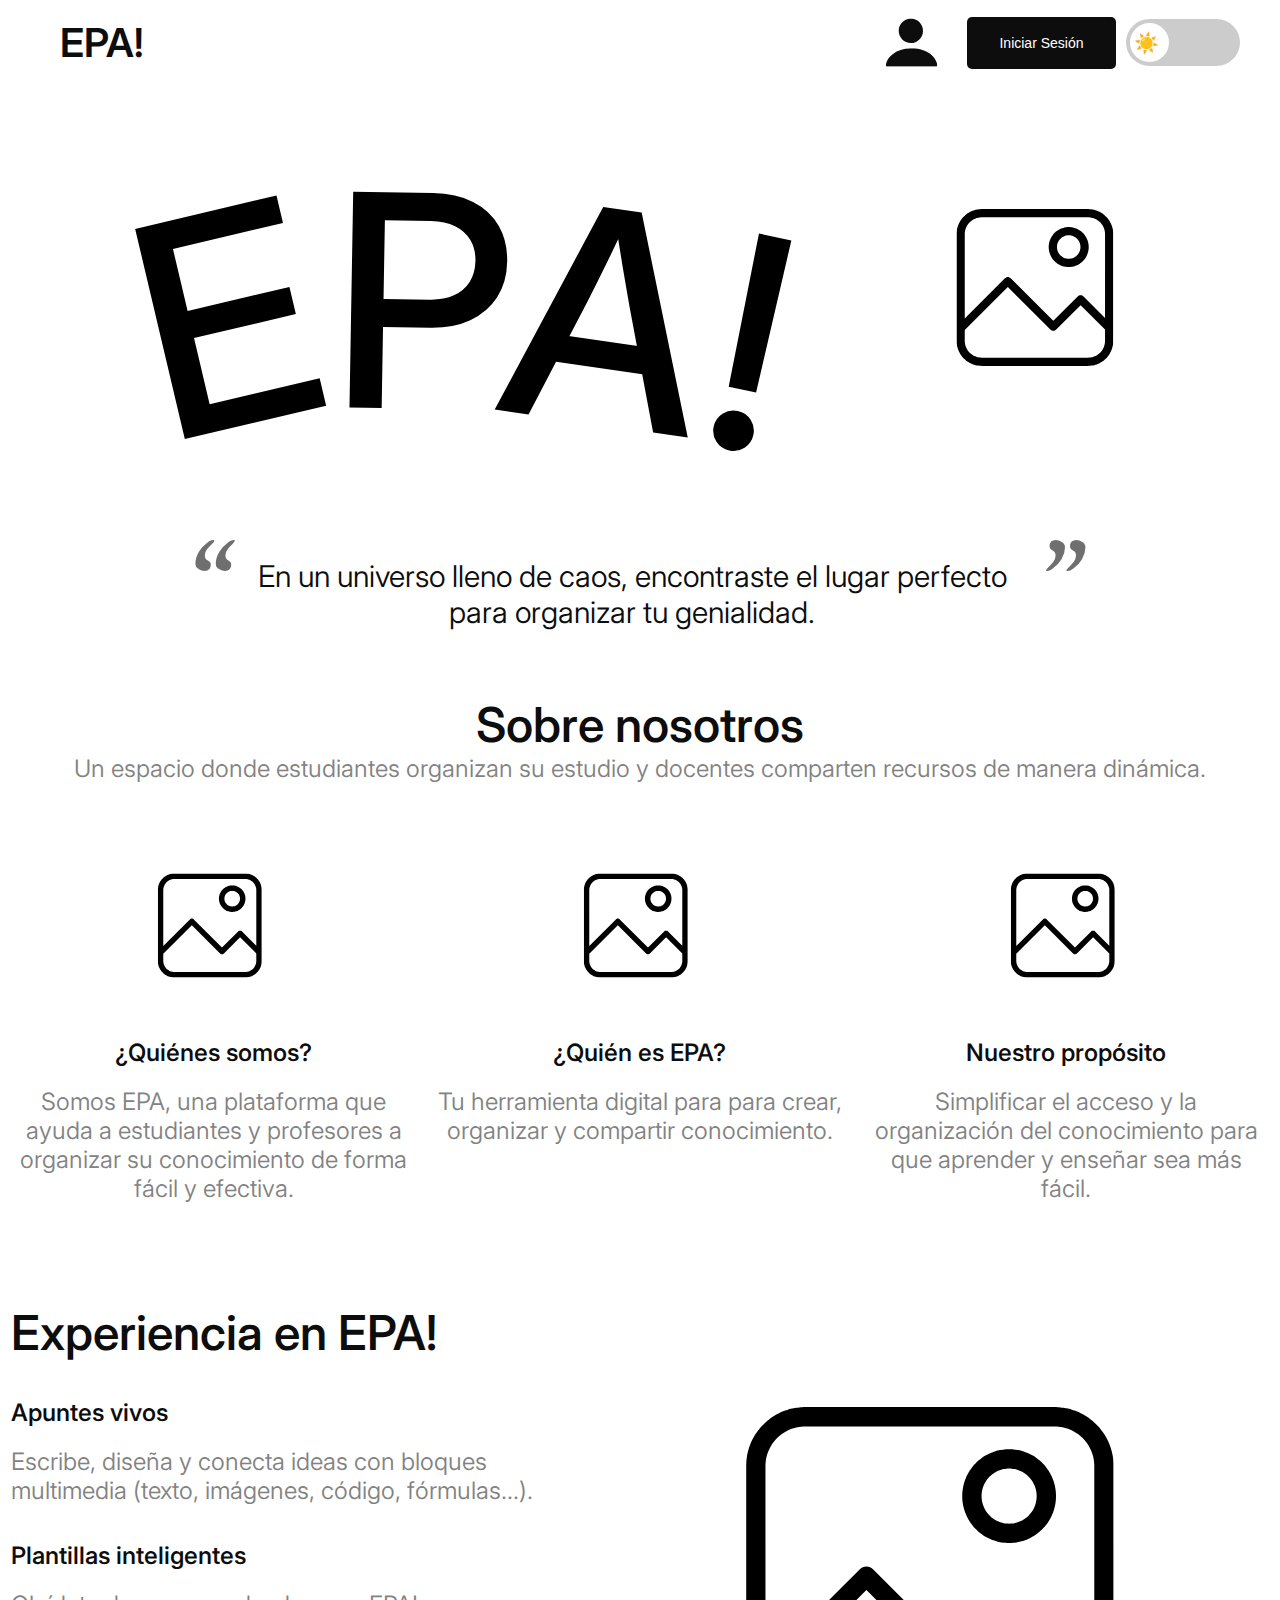
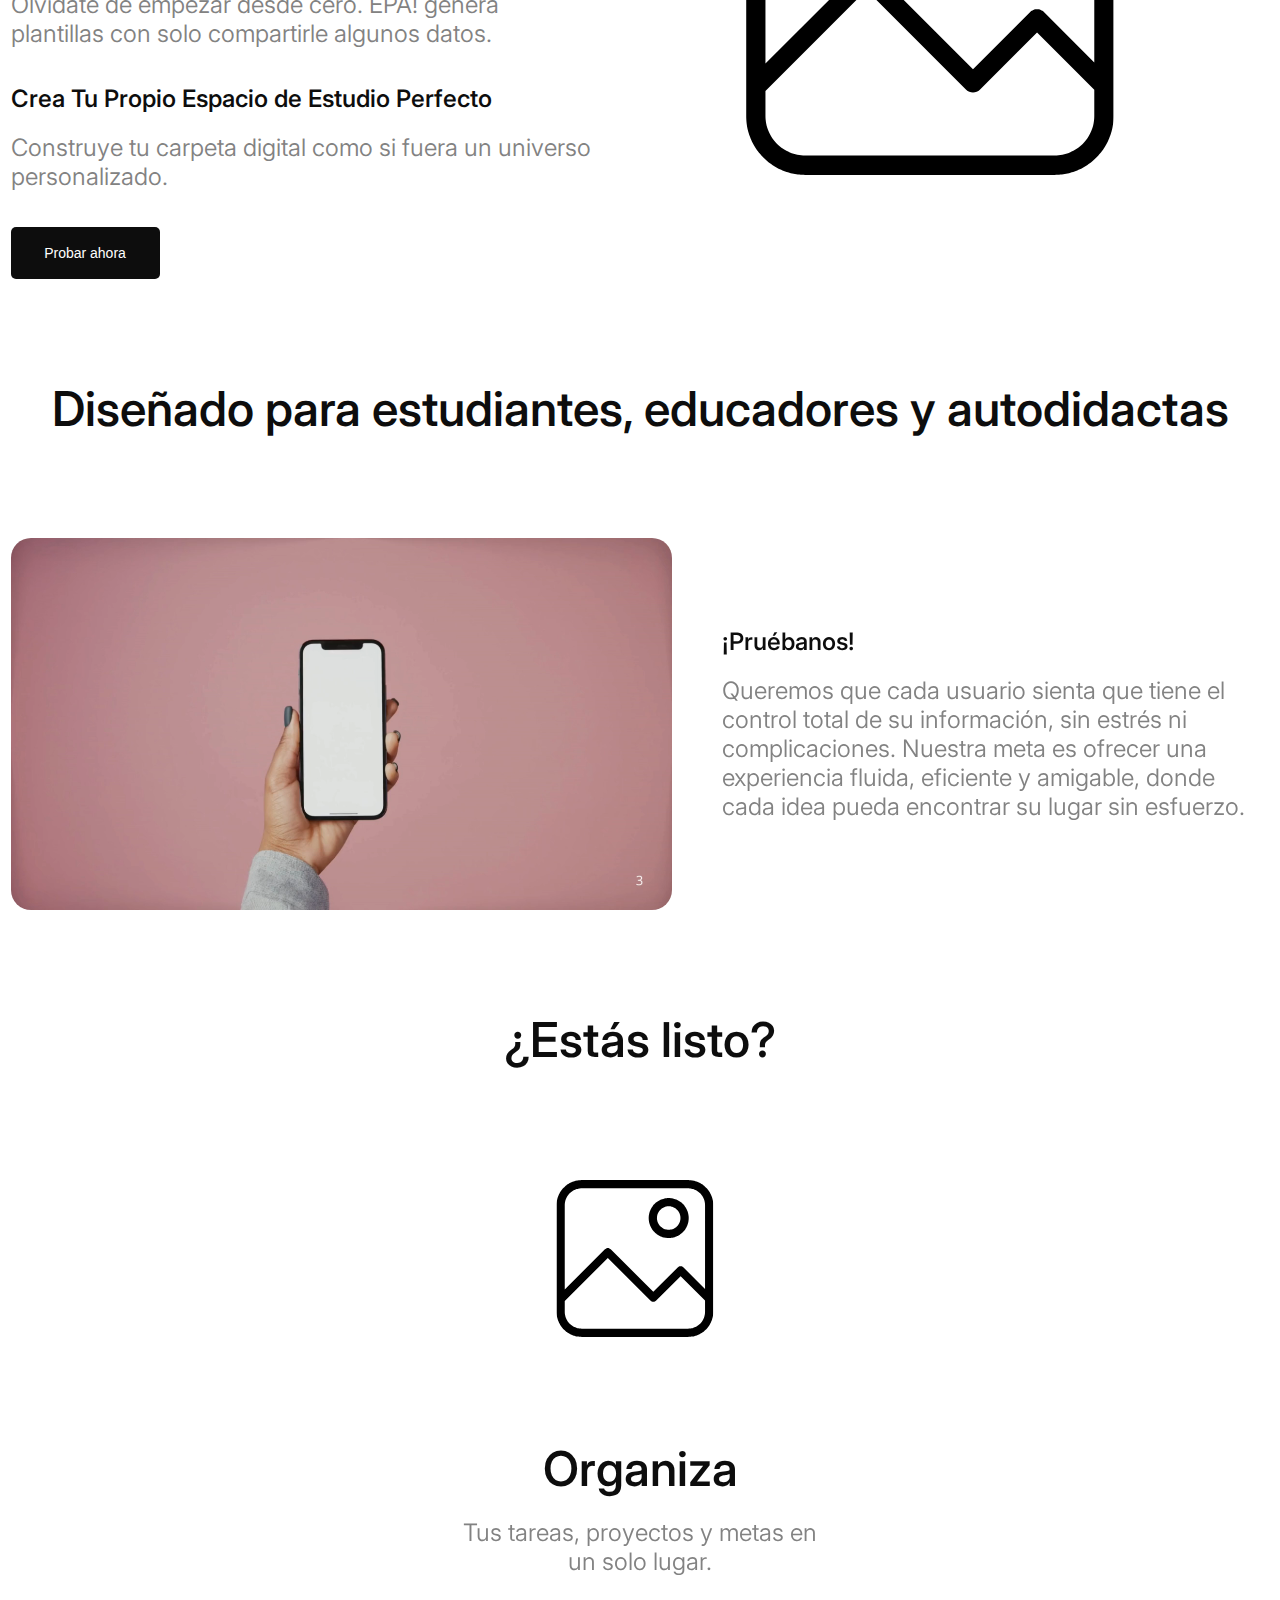
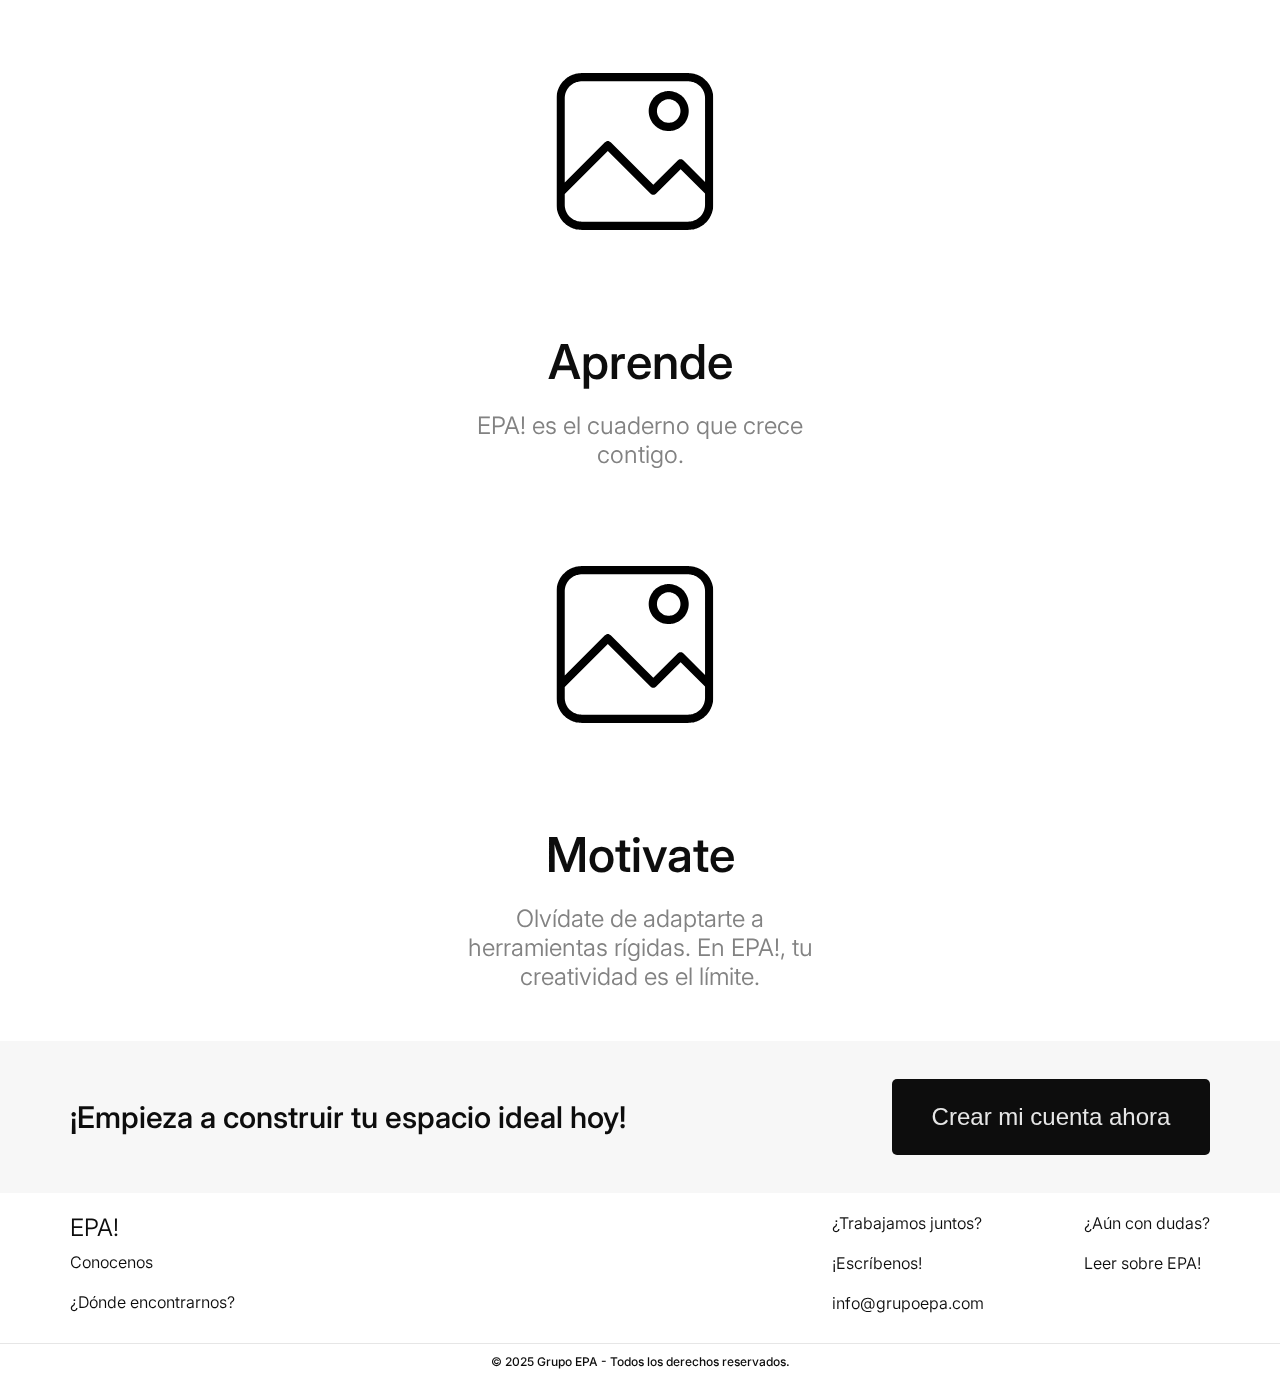
<file: index.html>
<!DOCTYPE html>
<html lang="es">
<head>
    <meta charset="UTF-8">
    <meta name="viewport" content="width=device-width, initial-scale=1.0">
    <title>EPA! - Entorno de Productividad y Aprendizaje</title>
    <!-- Preconexión optimizada (sin duplicados) -->
    <link rel="preconnect" href="https://fonts.googleapis.com">
    <link rel="preconnect" href="https://fonts.gstatic.com" crossorigin>
    <!-- Fuentes en una sola línea -->
    <link href="https://fonts.googleapis.com/css2?family=Inter:wght@100..900&family=Joan&display=swap" rel="stylesheet">
    <link href="https://fonts.googleapis.com/css2?family=The+Nautigal:wght@400;700&display=swap" rel="stylesheet">
    <link rel="stylesheet" href="assets/styles/style.css">
</head>
<body>
    <header>
        <nav>
            <p class="I">EPA!</p>
            <div class="D">
                <img src="assets/imagenes/icono.svg" alt="Ícono de inicio de sesión"  width="93" height="85">
                <button id="login-button">Iniciar Sesión</button>
                <label class="switch">
                    <input type="checkbox" id="toggle-mode">
                    <span class="slider">
                        <span class="icon">☀️</span>
                        <span class="icon">🌙</span>
                    </span>
                </label>
            </div>
        </nav>
        <section>
            <div class="contenedor">
                <div>
                    <svg viewBox="0 0 758 405" width="758" height="405" xmlns="http://www.w3.org/2000/svg">
                        <!-- Curva suavizada -->
                        <path id="curva" d="M50,300 C150,230 400,230 700,300"fill="transparent"/>
                        <text id="textoCurvo">
                          <textPath href="#curva" startOffset="50%" text-anchor="middle" class="texto-curvo">
                            EPA!
                          </textPath>
                        </text>
                      </svg>                               
                </div>
                <div>
                    <img class="elementoPrincipal" src="assets/imagenes/elemento.svg" alt="Logo de EPA">     
                </div>
            </div>
            <div class="contenedorComillas">
                <p class="comillas">“</p>
                <p class="texto">En un universo lleno de caos, encontraste el lugar perfecto para organizar tu genialidad.</p>
                <p class="comillas">”</p>
            </div>
        </section>
    </header>

    <main>
        <section>
            <div class="contenido-centrado">
                <h1>Sobre nosotros</h1>
                <p class="texto2">Un espacio donde estudiantes organizan su estudio y docentes comparten recursos de manera dinámica.</p>
            </div>
            <div class="contenedor1">
                <div class="icono-texto">
                    <img class="elementoSecundario" src="assets/imagenes/elemento.svg" alt="Aqui va un elemento">
                    <h2>¿Quiénes somos?</h2>
                    <p class="texto2">Somos EPA, una plataforma que ayuda a estudiantes y profesores a organizar su conocimiento de forma fácil y efectiva.</p>
                </div>
                <div class="icono-texto">
                    <img class="elementoSecundario" src="assets/imagenes/elemento.svg" alt="Aqui va un elemento">
                    <h2>¿Quién es EPA?</h2>
                    <p class="texto2">Tu herramienta digital para para crear, organizar y compartir conocimiento.</p>
                </div>
                <div class="icono-texto">
                    <img class="elementoSecundario" src="assets/imagenes/elemento.svg" alt="Aqui va un elemento">
                    <h2>Nuestro propósito</h2>
                    <p class="texto2">Simplificar el acceso y la organización del conocimiento para que aprender y enseñar sea más fácil.</p>
                </div>
            </div>
        </section>

        <section>
            <div class="contenedor1">
                <div class="contenedor-izquierda">
                    <h1>Experiencia en EPA!</h1>
                    <div class="contenido-izquierda">
                        <h2>Apuntes vivos</h2>
                        <p class="texto2">Escribe, diseña y conecta ideas con bloques multimedia (texto, imágenes, código, fórmulas...).</p>
                    </div>
                    <div class="contenido-izquierda">
                        <h2>Plantillas inteligentes</h2>
                        <p class="texto2">Olvídate de empezar desde cero. EPA! genera plantillas con solo compartirle algunos datos.</p>
                    </div>
                    <div class="contenido-izquierda">
                        <h2>Crea Tu Propio Espacio de Estudio Perfecto</h2>
                        <p class="texto2">Construye tu carpeta digital como si fuera un universo personalizado.</p>
                    </div>
                    <button onclick="window.location.href='pages/login.html#registro'">Probar ahora</button>
                </div>
                <div class="carousel">
                    <div class="carousel-track">
                        <img src="assets/imagenes/elemento.svg" alt="Imagen 1">
                        <img src="assets/imagenes/elemento.svg" alt="Imagen 2">
                        <img src="assets/imagenes/elemento.svg" alt="Imagen 3">
                    </div>
                </div>
            </div>
        </section>

        <section>
            <div class="titulo-centrado">
                <h1>Diseñado para estudiantes, educadores y autodidactas</h1>
            </div>
            <div class="contenedor">
                <video autoplay muted loop>
                    <source src="assets/videos/video.mp4" type="video/mp4">
                    Tu navegador no soporta videos HTML5.
                </video>
                <div class="contenido-izquierda">
                    <h2>¡Pruébanos!</h2>
                    <p class="texto2">Queremos que cada usuario sienta que tiene el control total de su información, sin estrés ni complicaciones. Nuestra meta es ofrecer una experiencia fluida, eficiente y amigable, donde cada idea pueda encontrar su lugar sin esfuerzo.</p>
                </div>
            </div>
        </section>
        <section>
            <div class="titulo-centrado">
                <h1>¿Estás listo?</h1>
            </div>
            <div class="contenedor-centrado">
                <div class="icono-texto">
                    <div class="contenedor-brillo">
                        <img class="elementoPrincipal" src="assets/imagenes/elemento.svg" alt="Imagen">
                    </div>
                    <h1>Organiza</h1>
                    <p class="texto2">Tus tareas, proyectos y metas en un solo lugar. </p>
                </div>
                <div class="icono-texto">
                    <div class="contenedor-brillo">
                        <img class="elementoPrincipal" src="assets/imagenes/elemento.svg" alt="Imagen">
                    </div>
                    <h1>Aprende</h1>
                    <p class="texto2">EPA! es el cuaderno que crece contigo.</p>
                </div>
                <div class="icono-texto">
                    <div class="contenedor-brillo">
                        <img class="elementoPrincipal" src="assets/imagenes/elemento.svg" alt="Imagen">
                    </div>
                    <h1>Motivate</h1>
                    <p class="texto2">Olvídate de adaptarte a herramientas rígidas. En EPA!, tu creatividad es el límite.</p>
                </div>
            </div>
        </section>
    </main>

    <div id="banner">
        <h3>¡Empieza a construir tu espacio ideal hoy!</h3>
        <button onclick="window.location.href='pages/login.html#registro'">Crear mi cuenta ahora</button>
    </div>

    <footer>
        <div class="footer-contenido">
            <!-- Sección 1: Enlaces rápidos -->
            <div class="footer-seccion">
                <p class="texto2">EPA!</h3>
                <h3 class="texto2">Conocenos</h3>
                <h3 class="texto2">¿Dónde encontrarnos?</h3>
            </div>

            <div class="footer-seccion">
                <h3 class="texto2">¿Trabajamos juntos?</h3>
                <h3 class="texto2">¡Escríbenos!</h3>
                <h3 class="texto2">info@grupoepa.com</h3>
            </div>

            <div class="footer-seccion">
                <h3 class="texto2">¿Aún con dudas?</h3>
                <h3 class="texto2">Leer sobre EPA!</h3>
            </div>

        </div>
    
        <!-- Derechos de autor -->
        <div class="footer-derechos">
            <p>© 2025 Grupo EPA - Todos los derechos reservados.</p>
        </div>
    </footer>
    <script src="scripts/index.js"></script>
</body>
</html>
</file>
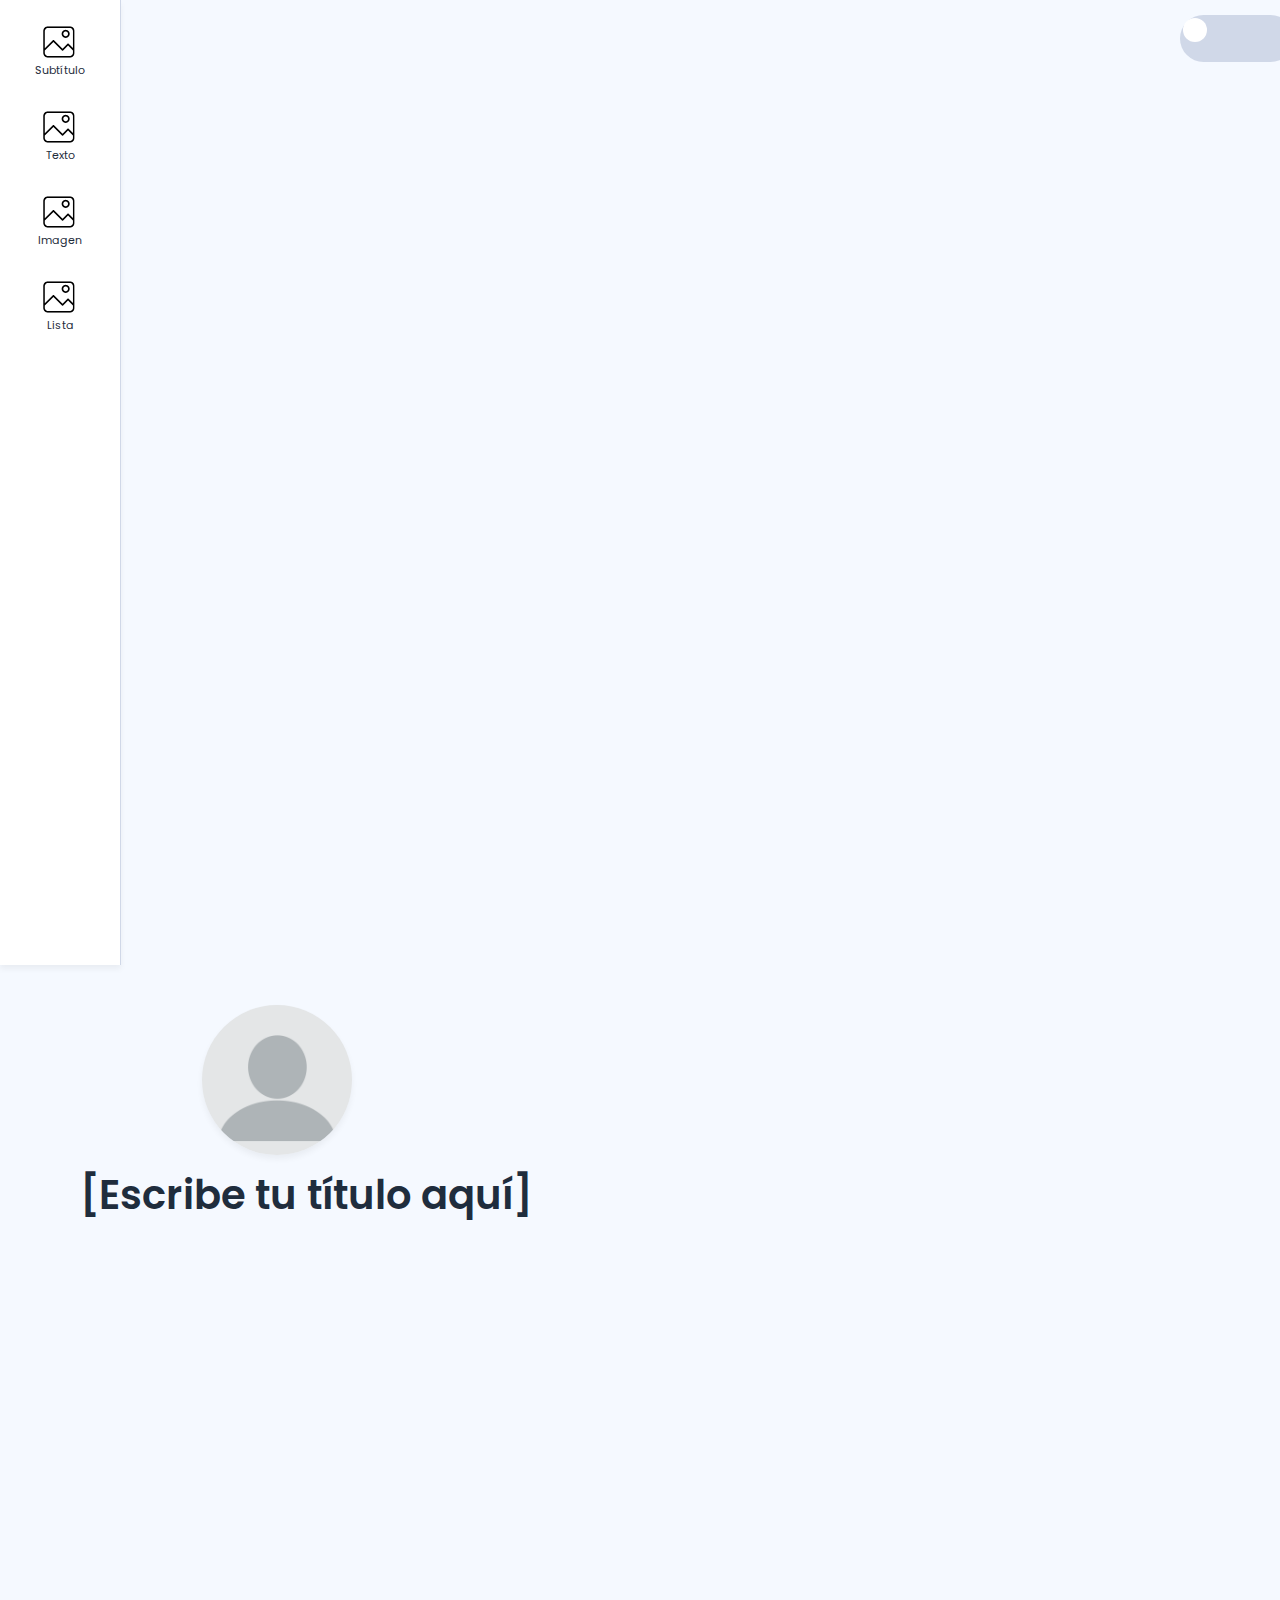
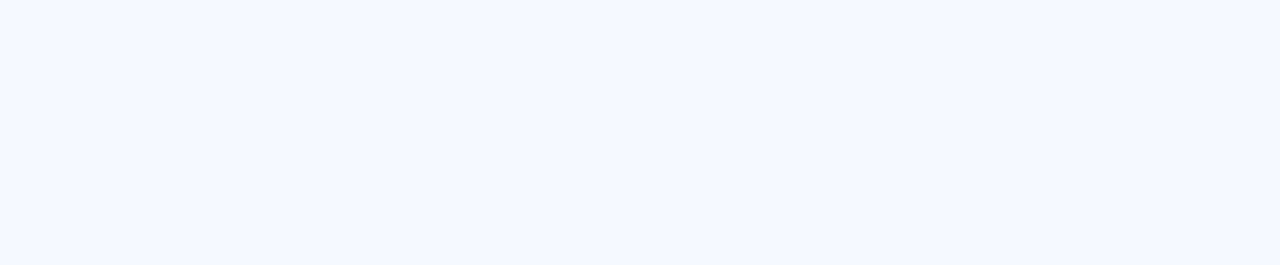
<file: pages/apuntes.html>
<!DOCTYPE html>
<html lang="es">
<head>
  <meta charset="UTF-8">
  <title>Apuntes</title>
  <link rel="stylesheet" href="../assets/styles/apuntes.css">
</head>
<body>
  <div class="contenedor-principal">
    <div class="layout">
      <!-- Barra de herramientas -->
      <div id="toolbar">
        <div class="tool" draggable="true" data-type="heading" style="text-align: center;">
          <img src="../assets/imagenes/elemento.svg" alt="icono de texto" style="width: 56px; height: 56px; margin-bottom: 1px;">
          <p>Subtítulo</p>
        </div>
        <div class="tool" draggable="true" data-type="text" style="text-align: center;">
          <img src="../assets/imagenes/elemento.svg" alt="icono de texto" style="width: 56px; height: 56px; margin-bottom: 1px;">
          <p>Texto</p>
        </div>
        <div class="tool" draggable="true" data-type="image" style="text-align: center;">
          <img src="../assets/imagenes/elemento.svg" alt="icono de texto" style="width: 56px; height: 56px; margin-bottom: 1px;">
          <p>Imagen</p>
        </div>  
        <div class="tool" draggable="true" data-type="lista" style="text-align: center;">
          <img src="../assets/imagenes/elemento.svg" alt="icono de texto" style="width: 56px; height: 56px; margin-bottom: 1px;">
          <p>Lista</p>
        </div>
      </div>

      <header>
        <nav>
          <div class="D">
            <label class="switch">
                <input type="checkbox" id="toggle-mode">
                <span class="slider">
                    <span class="icon">☀️</span>
                    <span class="icon">🌙</span>
                </span>
            </label>
        </div>
        </nav>
        <div class="imagen-wrapper portada-wrapper">
          <img class="portada" src="../assets/imagenes/fondo2.jpg" alt="Icono de Clases">
          <div class="imagen-texto">Cambiar imagen</div>
        </div>
        <div class="contenedor-centrado">
          <div class="imagen-wrapper redonda">
            <img class="icono" src="../assets/imagenes/perfil.png" alt="Icono de Clases">
            <div class="imagen-texto">Cambiar foto</div>
          </div>
          <h1 id="editable-title" contenteditable="true" class="editable-h1">[Escribe tu título aquí]</h1>
          <!-- Área de trabajo principal -->
          <div id="workspace" ondragover="event.preventDefault()"></div>
        </div>
      </header>
    </div>
  </div>
  
  <!-- Menú contextual -->
  <div id="context-menu">
    <div style="display: flex; align-items: center; margin-bottom: 12px; gap: 8px;">
      <span id="icon-preview" style="font-size: 24px;"></span>
      <button id="open-emoji-picker" style="flex-grow: 1; padding: 8px;">Seleccionar emoji</button>
    </div>
    <select id="font-select">
      <option value="Arial">Arial</option>
      <option value="Segoe UI">Segoe UI</option>
      <option value="Georgia">Georgia</option>
      <option value="Courier New">Courier New</option>
    </select>
    <input type="number" id="font-size" placeholder="Tamaño de fuente" min="8" max="72" value="16">
    <div style="display: flex; gap: 8px;">
      <div style="flex: 1;">
        <label style="font-size: 12px; color: #666;">Color texto</label>
        <input type="color" id="text-color" value="#000000">
      </div>
      <div style="flex: 1;">
        <label style="font-size: 12px; color: #666;">Color fondo</label>
        <input type="color" id="bg-color" value="#ffffff">
      </div>
    </div>
    <button id="delete-block" style="background: #ff4d4d; color: white; border: none; margin-top: 8px;">🗑️ Eliminar bloque</button>
  </div>

  <!-- 🔥 Ventana flotante para elegir imagen -->
<div id="image-picker-modal" style="display: none; position: fixed; top: 50%; left: 50%; 
transform: translate(-50%, -50%); background: white; padding: 20px; border-radius: 8px; 
box-shadow: 0 5px 15px rgba(0,0,0,0.3); z-index: 1000;">
  <h3>Elige una imagen</h3>
  <div id="image-picker-options" style="display: flex; gap: 10px; flex-wrap: wrap; margin-top: 10px;">
    <!-- Aquí se insertan las miniaturas -->
  </div>
  <button id="close-image-picker" style="margin-top: 15px;">Cancelar</button>
</div>

<!-- 🔥 Fondo oscuro detrás del modal -->
<div id="modal-overlay" style="display: none; position: fixed; top: 0; left: 0; width: 100%; 
height: 100%; background: rgba(0,0,0,0.5); z-index: 900;"></div>


<script src="../scripts/apuntes.js"></script>
</body>

</html>
</file>
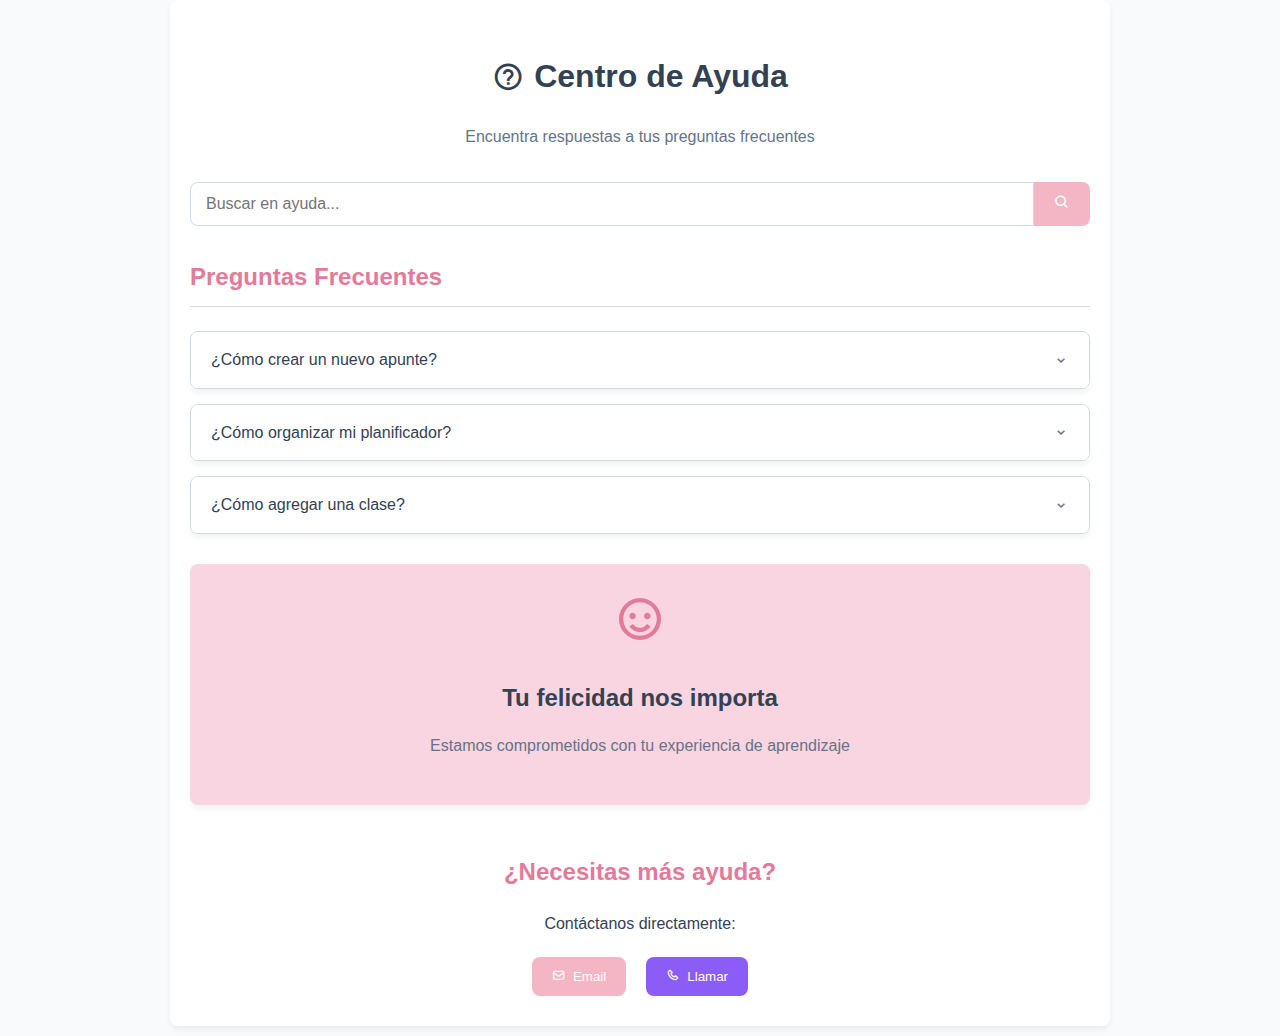
<file: pages/ayuda.html>
<!DOCTYPE html>
<html lang="es">
<head>
    <meta charset="UTF-8">
    <meta name="viewport" content="width=device-width, initial-scale=1.0">
    <title>Ayuda | EPA!</title>
    <link rel="stylesheet" href="../assets/styles/ayuda.css">
    <link href="https://unpkg.com/boxicons@2.1.4/css/boxicons.min.css" rel="stylesheet">
</head>
<body>
    <div class="help-container">
        <div class="help-header">
            <h1><i class='bx bx-help-circle'></i> Centro de Ayuda</h1>
            <p>Encuentra respuestas a tus preguntas frecuentes</p>
        </div>

        <div class="search-container">
            <input type="text" placeholder="Buscar en ayuda..." id="help-search">
            <button><i class='bx bx-search'></i></button>
        </div>

        <div class="faq-section">
            <h2>Preguntas Frecuentes</h2>
            
            <!-- FAQ 1: Crear apunte -->
            <div class="faq-item">
                <div class="faq-question">
                    <span>¿Cómo crear un nuevo apunte?</span>
                    <i class='bx bx-chevron-down'></i>
                </div>
                <div class="faq-answer">
                    <p>Dirígete a "Mi Espacio" > "Mis apuntes" y haz clic en el botón "+ Nuevo apunte". Completa los campos requeridos y guarda.</p>
                    <div class="video-tutorial-trigger">
                        <div class="video-container">
                            <video controls poster="../assets/imagenes/MisApuntes.png">
                                <source src="../assets/videos/video.mp4" type="video/mp4">
                                Tu navegador no soporta videos HTML5.
                            </video>
                        </div>
                        <p class="video-description">Video tutorial: Creación de apuntes</p>
                    </div>
                </div>
            </div>

            <!-- FAQ 2: Planificador -->
            <div class="faq-item">
                <div class="faq-question">
                    <span>¿Cómo organizar mi planificador?</span>
                    <i class='bx bx-chevron-down'></i>
                </div>
                <div class="faq-answer">
                    <p>En "Mi Espacio" > "Mi planificador" puedes agregar tareas, fechas importantes y recordatorios. Arrastra y suelta para reorganizar.</p>
                    <div class="video-tutorial-trigger">
                        <div class="video-container">
                            <video controls poster="../assets/imagenes/MiPlanificador.png">
                                <source src="../assets/videos/video.mp4" type="video/mp4">
                                Tu navegador no soporta videos HTML5.
                            </video>
                        </div>
                        <p class="video-description">Video tutorial: Uso del planificador</p>
                    </div>
                </div>
            </div>

            <!-- FAQ 3: Agregar clase -->
            <div class="faq-item">
                <div class="faq-question">
                    <span>¿Cómo agregar una clase?</span>
                    <i class='bx bx-chevron-down'></i>
                </div>
                <div class="faq-answer">
                    <p>En "Mi aula virtual" > "Símbolo de más" puedes agregar clases, con la información importante de tu curso.</p>
                    <div class="video-tutorial-trigger">
                        <div class="video-container">
                            <video controls poster="../assets/imagenes/MisClases.png">
                                <source src="../assets/videos/video.mp4" type="video/mp4">
                                Tu navegador no soporta videos HTML5.
                            </video>
                        </div>
                        <p class="video-description">Video tutorial: Agregar clases</p>
                    </div>
                </div>
            </div>
        </div>

        <div class="happiness-section">
            <div class="happiness-content">
                <i class='bx bx-smile'></i>
                <h2>Tu felicidad nos importa</h2>
                <p>Estamos comprometidos con tu experiencia de aprendizaje</p>
            </div>
        </div>

        <div class="contact-section">
            <h2>¿Necesitas más ayuda?</h2>
            <p>Contáctanos directamente:</p>
            <div class="contact-methods">
                <div class="contact-option">
                    <button class="contact-btn email-btn" id="show-email">
                        <i class='bx bx-envelope'></i> Email
                    </button>
                    <div class="contact-info" id="email-info">EPA.soporte@gmail.com</div>
                </div>
                <div class="contact-option">
                    <button class="contact-btn phone-btn" id="show-phone">
                        <i class='bx bx-phone'></i> Llamar
                    </button>
                    <div class="contact-info" id="phone-info">+52 22 22 22 22 22</div>
                </div>
            </div>
        </div>
    </div>

    <script>
        // Funcionalidad para los acordeones FAQ
        document.querySelectorAll('.faq-question').forEach(question => {
            question.addEventListener('click', () => {
                const item = question.parentElement;
                item.classList.toggle('active');
                
                // Cerrar otros items abiertos
                document.querySelectorAll('.faq-item').forEach(otherItem => {
                    if (otherItem !== item && otherItem.classList.contains('active')) {
                        otherItem.classList.remove('active');
                    }
                });
            });
        });

        // Funcionalidad para el buscador
        document.getElementById('help-search').addEventListener('input', function() {
            const searchTerm = this.value.toLowerCase();
            document.querySelectorAll('.faq-item').forEach(item => {
                const question = item.querySelector('.faq-question span').textContent.toLowerCase();
                const answer = item.querySelector('.faq-answer p').textContent.toLowerCase();
                
                if (question.includes(searchTerm) || answer.includes(searchTerm)) {
                    item.style.display = 'block';
                } else {
                    item.style.display = 'none';
                }
            });
        });

        // Mostrar/ocultar información de contacto
        document.getElementById('show-email').addEventListener('mouseenter', () => {
            document.getElementById('email-info').style.opacity = '1';
            document.getElementById('email-info').style.visibility = 'visible';
        });

        document.getElementById('show-phone').addEventListener('mouseenter', () => {
            document.getElementById('phone-info').style.opacity = '1';
            document.getElementById('phone-info').style.visibility = 'visible';
        });
    </script>
</body>
</html>
</file>
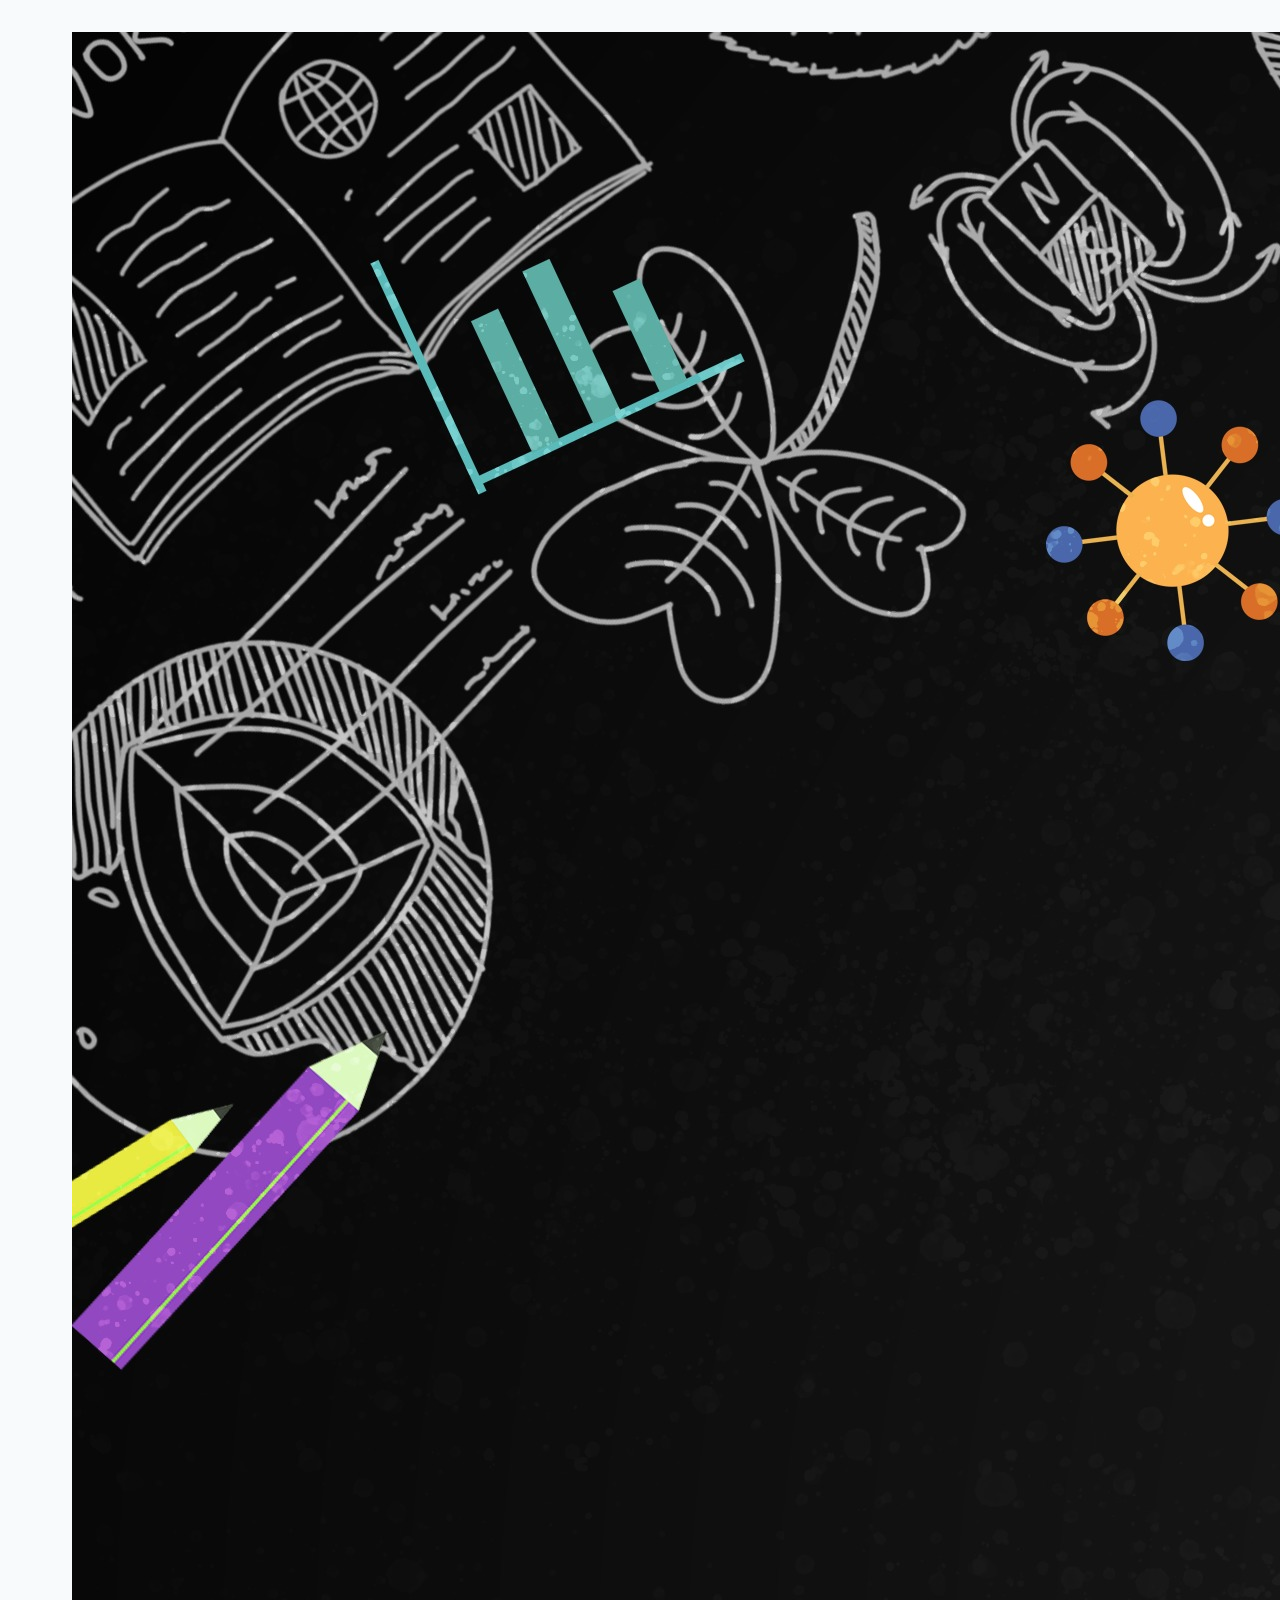
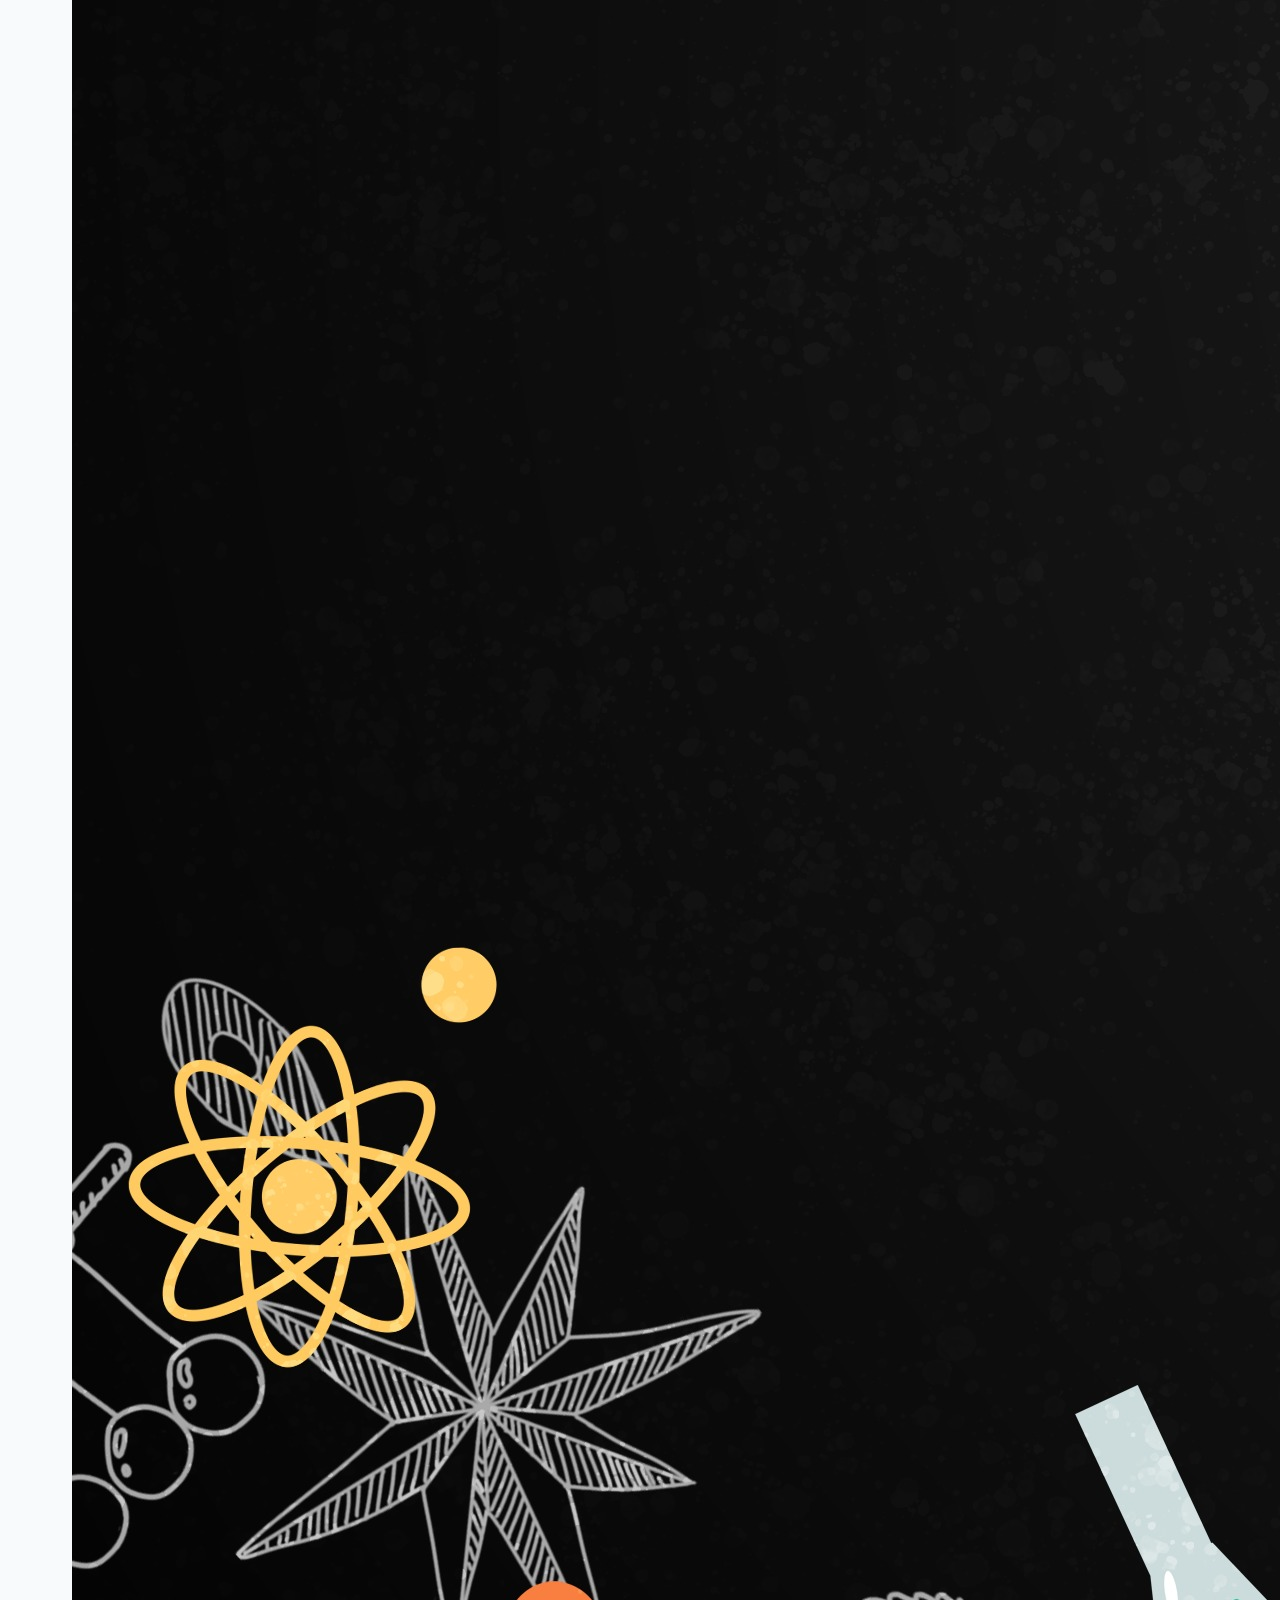
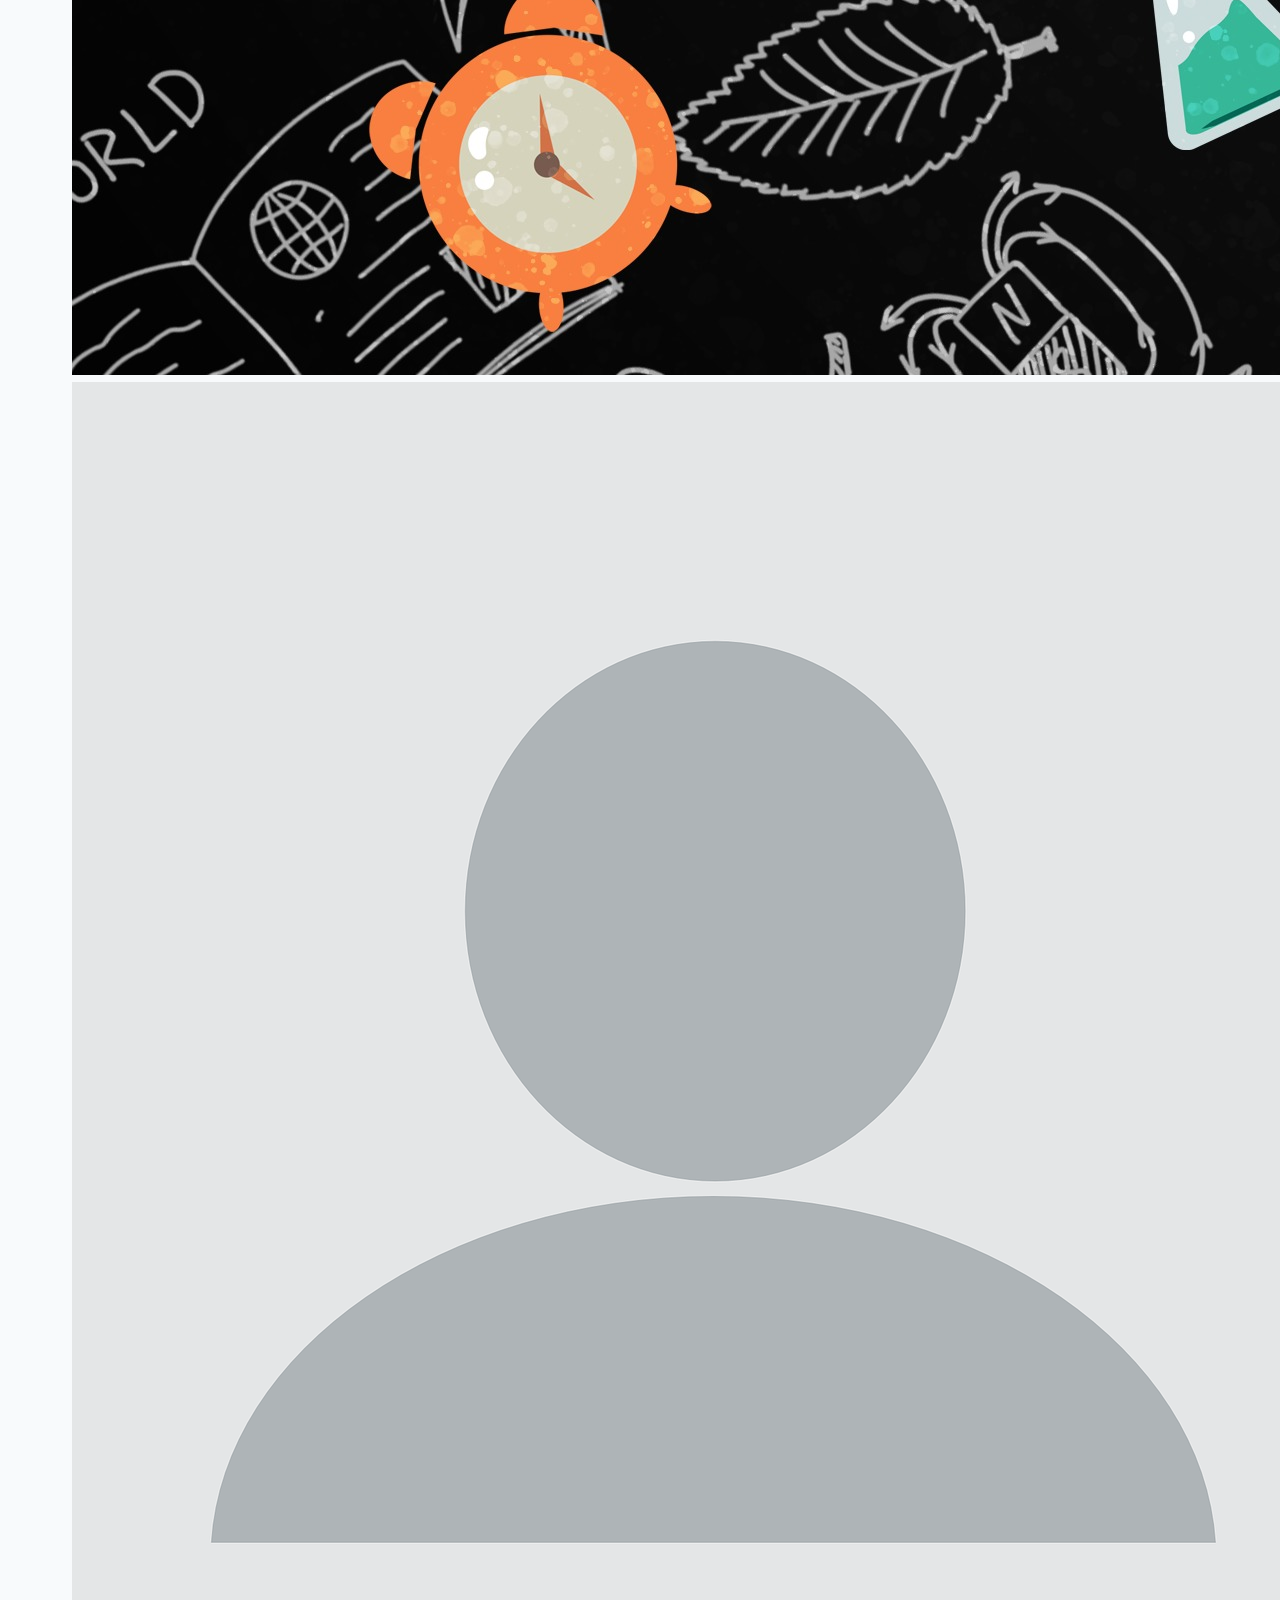
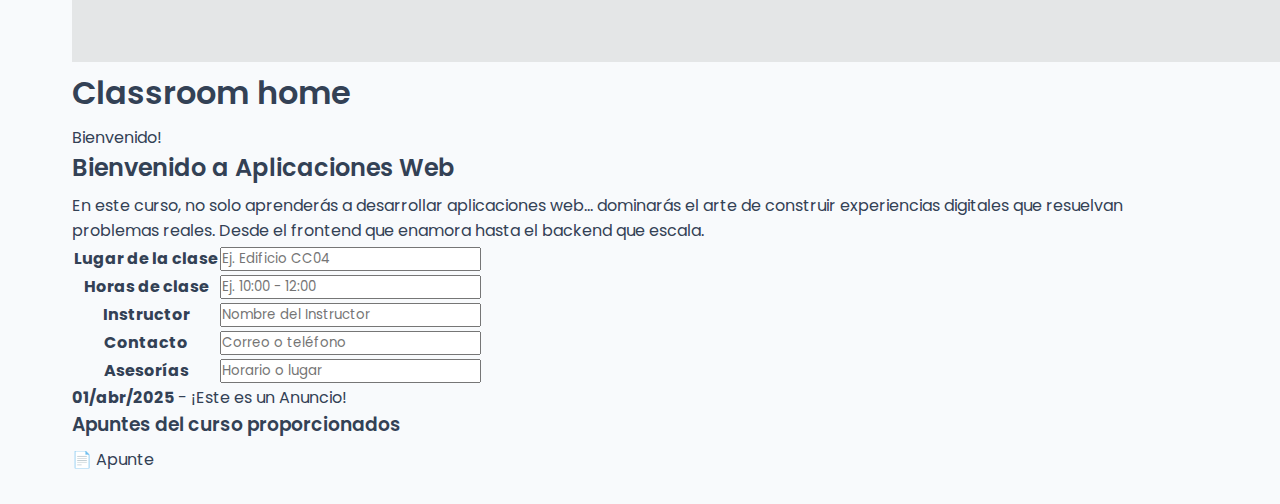
<file: pages/clases.html>
<!DOCTYPE html>
<html lang="es">
<head>
    <meta charset="UTF-8">
    <meta name="viewport" content="width=device-width, initial-scale=1.0">
    <title>Clases</title>
    <link rel="stylesheet" href="/assets/styles/clases.css">
</head>
<body>
    <div class="container">
        <header>
            <img src="../assets/imagenes/fondo2.jpg" alt="Icono de Clases" class="header-icon2">
            <img src="../assets/imagenes/perfil.png" alt="Icono de Clases" class="header-icon">
            <h1>Classroom home</h1>
            <p class="subtext">Bienvenido!</p>
        </header>

        <section class="welcome">
            <h2>Bienvenido a Aplicaciones Web</h2>
            <p>
                En este curso, no solo aprenderás a desarrollar aplicaciones web... 
                dominarás el arte de construir experiencias digitales que resuelvan problemas reales. 
                Desde el frontend que enamora hasta el backend que escala.
            </p>
        </section>

        <table class="info-table">
            <tr>
                <th>Lugar de la clase</th>
                <td><input type="text" placeholder="Ej. Edificio CC04"></td>
            </tr>
            <tr>
                <th>Horas de clase</th>
                <td><input type="text" placeholder="Ej. 10:00 - 12:00"></td>
            </tr>
            <tr>
                <th>Instructor</th>
                <td><input type="text" placeholder="Nombre del Instructor"></td>
            </tr>
            <tr>
                <th>Contacto</th>
                <td><input type="text" placeholder="Correo o teléfono"></td>
            </tr>
            <tr>
                <th>Asesorías</th>
                <td><input type="text" placeholder="Horario o lugar"></td>
            </tr>
        </table>

        <section class="anuncio">
            <p><strong>01/abr/2025</strong> - ¡Este es un Anuncio!</p>
        </section>

        <section class="apuntes">
            <h3>Apuntes del curso proporcionados</h3>
            <p>📄 Apunte</p>
        </section>
    </div>
</body>
</html>
</file>
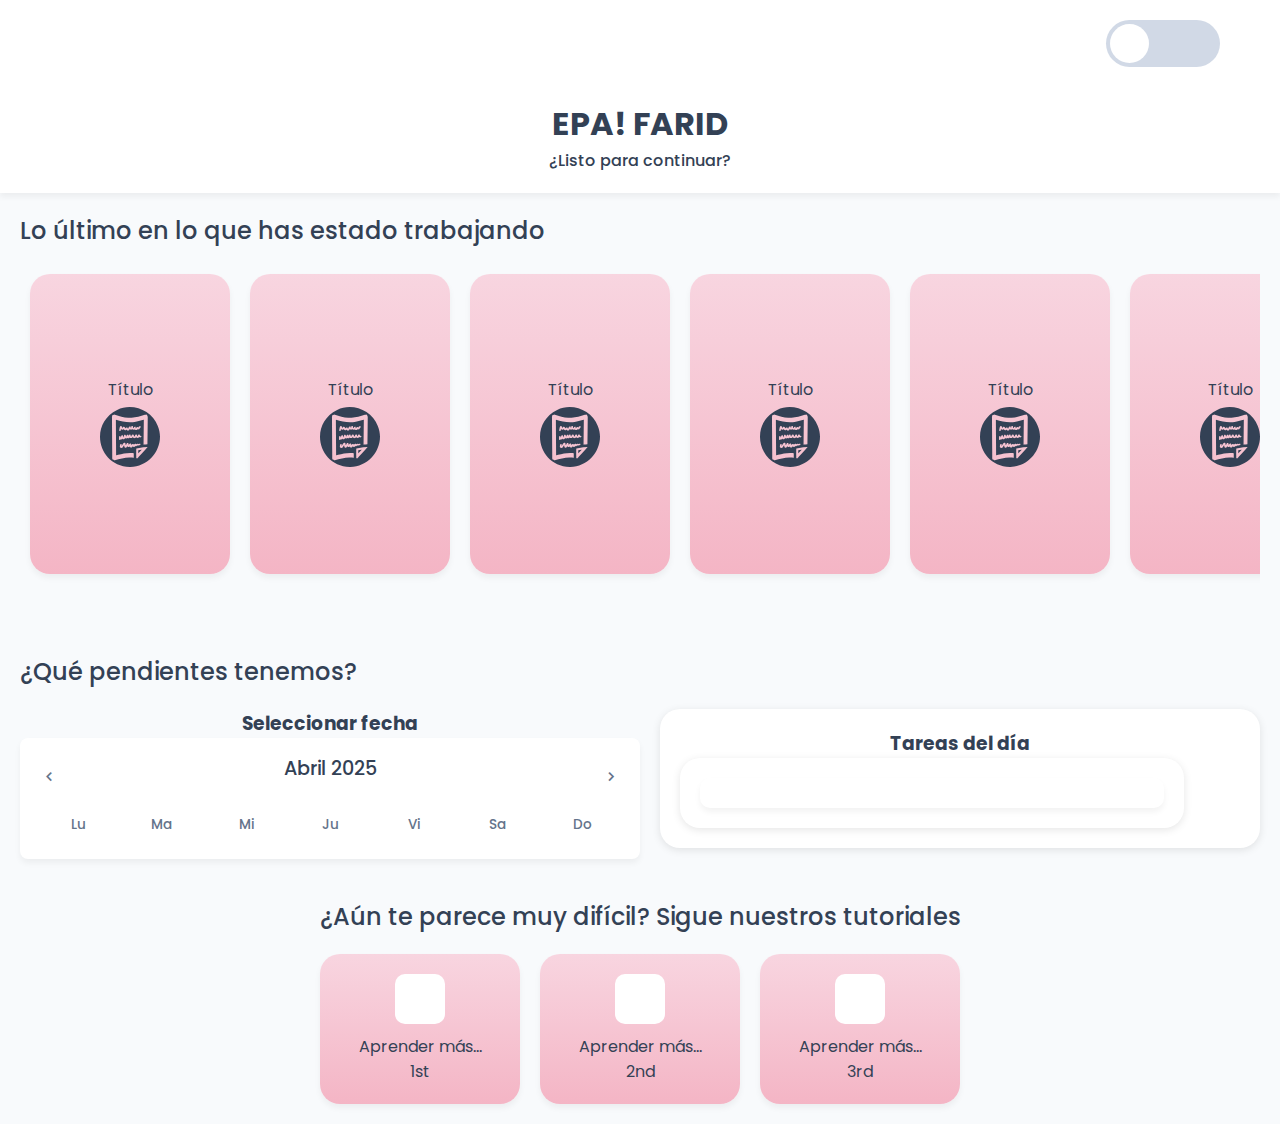
<file: pages/home.html>
<!DOCTYPE html>
<html lang="es">
<head>
    <meta charset="UTF-8">
    <meta name="viewport" content="width=device-width, initial-scale=1.0">
    <title>Inicio</title>
    <link rel="stylesheet" href="../assets/styles/home.css">
    <link href="https://unpkg.com/boxicons@2.1.4/css/boxicons.min.css" rel="stylesheet">
</head>
<body>
    <!-- Header -->
    <header>
        <div class="D">
            <label class="switch">
                <input type="checkbox">
                <span class="slider">
                    <!-- Espacio para SVGs -->
                    <i class="icon"></i>
                    <i class="icon"></i>
                </span>
            </label>
        </div>
    
        <div class="titulo">
            <h1>EPA! FARID</h1>
            <p>¿Listo para continuar?</p>
        </div>
    </header>
    

    <!-- Sección de trabajos recientes -->
    <section class="trabajos-recientes">
        <h2>Lo último en lo que has estado trabajando</h2>
        <div class="tarjetas">
            <div class="tarjeta">
                <!-- Espacio para SVG --> 
                <p>Título</p>  
                <svg id="papel" xmlns="http://www.w3.org/2000/svg" width="60" height="70" viewBox="0 0 1800.3 1794.5">
                    <g>
                      <path class="cls-1" d="M997.7,1897.8C38.5,1884.1-248.8,609.4,614.8,189.1,1065.1-33.8,1657,196.2,1834.1,667.6,2076,1245.5,1621.8,1907.1,997.7,1897.8Zm335.7-930h.1c-5.1-5.3-11.6,1.7-16.8-2-14.8,8.8-20.3-28.8-27.8-35.6-3.2,4.1-4.3-4-4.8-6.1-1.9,2.1-3.6,4.9-6.9,1.2-.8-1-4.4-.9-5.5.1s-4.8.4-5.9.8c-5,2-11.1.7-15.2,3.5-5.8,4.1-9.4,10-11.3,17.4-2.4,9.7-6.7,19-10,28.5-.9,2.3-2.4,3.4-3.9,1.3-21.2-24.9-16.9-55-27.1-51.8-2.5.6-5.9-2-8.1-2-10.3,5.7-8.8-.7-13.1,2.2-8.9,2.8-16.1,4-19.1,14.3-6.5,15.7-9.8,33.4-20.5,46.9-.6.9-3.2,1.5-3.6,1-8.8-7.4-10.4-13.1-13.5-23.9-2.3-6.3-5.8-12.3-7-18.8-.5-9.1-15.6-23.4-23.5-21-2.2,1.7-4.1,1.3-6.6,1.4-15.4-.8-25.8,11.4-30.6,24.9-4.4,11.8-9.3,23.5-17.2,33.4-.5.8-3.1,1.3-3.3,1-3.5-5.3-7.3-10.6-9.8-16.3-4.9-11.3-2.2-24.8-10.6-35.2-4.8-5.6-11.2-8.4-16.7-1.7-6.1-8.5-21.3,2.2-25.2,9.6-5.7,12.6-10.7,24-17,36.8-2-16.3-3.9-31.3-5.8-46.3-1.3,1.2-1.9,3.1-2.1,3.1-5.6.8-10.4-7.9-14.1-1-4.1,3.1-1.5-2.5-10.7-.3-24.4.8-20.6,39.5-34.7,51.4-6.9-11.7-9.8-25.7-13.5-38.7-.9-8.4-8.4-15.5-16.4-15.4-3.1.5-5.6,5.3-9,.2-8.6,2-18.8,3.3-21.6,12.7-7,23.3-10.3,48.1-20.1,70.4-4-9.4-6.1-18.3-8.9-27.8-4.3-13.6-1.9-30.2-13.2-40.5-3.1,4-5.1-1-7.8-1s-8.1,4.2-12.5.7c-2.2,4.9-5.8,3.6-9.5,2.1-17.3,9.3-20,48.1-30,66.4-3.2-9.4-7.4-17.3-8-25.4-.3-4.7-2.9-7.7-4-11.5-.7-2.3-6-3.3-9.4-4.6-2.5,1.1-2.7,8.5-6.3,3.3s-8.2,2.4-11.9,4.2l-1.3-3.5h-1.8c-.7,3.5-1.3,7.1-2,10.5l-1.2-5.4-1.7-.4c-5.4,18.2-2.6,38.1-4.3,56.9-.3,11.7-.4,23.5-.5,35.3.4,3.5-1.2,7.9,1.8,10.5,2.1-2,1.7-4.9,2-7.5h1.3a34.9,34.9,0,0,0,1.3,12.1c.7-1.6,2-5,2.3-5.7,4.3,5.1,4.7,6.9,10.7,1.9a20.2,20.2,0,0,0,1.1,8.8l2.6-3.4c2.5,11.1,9-12.1,13.9-3.5,2.5-10.7,4.6-7.6,13.5-7.1,28.9-5.3,28-.5,40.2-29.6,3.1-8.1,8.1,5.6,11.6,7.5,17.2,14,41.3,16,59.7,4.4,2.9-1.5,4.4-5.6,6.5-8.5H839c23.5-42.4,7.1-13.4,39.5-8.4,15.1,2.5,30.6,1.9,41-12.7.7-.9,2.8-1.8,3.6-1.5,5.7,2.2,11.1,5.3,16.6,7.7,18.3,3,37.7-1.9,47.9-18.2,5.1-6.2,4.8-6.3,9.5.1,6.4,6.1,16,8.3,23.6,12.8,11.1.5,22.6-1.3,33.6-2.8,24.2-3.7,27.3-35.9,32.6-23.1,4.1,6.5,7.1,13.9,14.3,18s17.3,9.5,27.2,9.8c7.9.3,15.8-1.6,23.7-2.2,17-1,25.4-13.5,34.5-25.8,14.6,22.7,41.4,26.5,65.7,19.9,3.2-.6,5.9-4.3,8.8-6.6h-.1c3.5-5.1,7.4-9.9,10.4-15.3,3.4-9.7,22.3,15,46.6,7.2,11.9-1.7,3.8-5,15-11.3,4.9-3.9,10.1-7.8,11.2-14.7.4-2.5,1.8-6.3-3.6-4.6-3.3-.2-3.7-8.4-3.4-10.7C1338.2,966,1335.3,968,1333.4,967.8ZM465.5,393.7c-11.3,1.7-4.6,18-6,25.8.1,43,.5,86,.9,129,.6,121.4,1.7,242.8,2.3,364.3,1.5,175.3,2,350.7,3.8,526-.1,38.9.5,77.8.8,116.6-.1,34-1.4,68,1.5,101.9,0,1.3,1.4,2.5,1.9,3.2-2.1,4.7-3,12.4-.8,16.9,6.9.7,3.2-7.2,1.6-10.3,4.3-1.4,6.6-2.3,10.5-2.8,1,3.2-.2,6.4-.3,9.6s1.9,6.7,1.3,9.7c-.9,5,2.8,4.7,4.2,3.3s5.3-1.1,7.9-1.4c9.1-1.5,18.2-3.5,27.3-5.2-3.9,2.7-8.9,1.7-11.1,6.2,6.4,2,5.7-2.4,11.9,3.2-3.7,6-8.8,2.9-11.9,9,3.2,1.6,9.8-1.7,11.8-.7,4,4.5,7.9,1.6,11.9,1s7.3.7,10.7-.1c146.6-37.8,293.9-86.6,447-84,38.8,1.5,77.8,2.3,116.1,9.1,4.3.7,4.6-1.3,4.6-3.9,0-39.8-.4-79.7-.4-119.5.2-12.6.5-12.5-12.4-13.8-1.4-.1-3.7-.8-4-1.7-.9-5.2-3.9,1.9-7.4.1s-3.8-4-6.8-1.8c-1.7-3.4-3.9.7-4.7.1-3.8-3.4-8.5-1.4-12.7-2.1-21.3-2.3-43.2-.4-64.7-.4-120.9,2.4-240.2,25.9-357.2,54-16.7,4.8-33.7,8.9-50.4,13.6-8.6,2.7-9.2,2.6-9.3-6.5q-1.4-213.1-2.9-426.4-1.9-301.5-4.1-603c.9-8.7-3.2-25,3.5-29.3,190.8,62.7,396,98.7,595.6,58.2,78.5-14.2,155.9-34,232.6-56.1,6.1-1.7,7.6-.2,7.4,6-.7,25.7-.7,51.4-1.1,77-1.6,100.4-1.9,200.9-3.5,301.3q-1.7,178.2-4.2,356.3c.4,8.7,12.6,1.9,18.2,2.9,31-2.8,62.1-5.7,93.1-8.3,4.1-.4,5.3-1.6,5.3-5.6q4.4-367.8,8.6-735.4c.3-29.4.2-58.8.5-88.3,0-4.9,0-9.1-6.8-8.3-.6.1-1.4-.6-1.8-.8s1.9-4.3,1.7-4.4c-2.9-1.7-2.2-2.8.2-4,.9-5.2-7-7-9.7-2,.3-9.1-2.6-11.8,7.4-14.5,1-.4,1.7-1.8,2.5-2.8-4.9-2.4-8.7,4.6-10.7-3.6-.2-.7-1.5-1.3-2.5-2.1,3.3-1.1,6-2.1,1.6-4.9-.2-.2-.4-.7-.3-.9,3.1-7.4-6.9-1.4-12.3-3.9-1.6-3.1,1.6-12.1-6.3-11.1s-16.7,5-25.8,4.7c-2,.1-4.1-.6-6.2-.4s-7.5,2.7-10.1,1.5c-4.7-2.1-5.2-.2-5.5,3.3l-3.7-2c-128.4,37.6-261.9,83.6-398.2,89.6-25.2-.3-50.5.7-75.6-.6-4.7-.7-9.2-2.8-14.1-.6-1.1-1.5-4.5-1.3-6.1-1-2.3-5.1-2.9.3-3.5.5-135.8-9.7-270-52.3-400.5-93.4-16.2-2.2-14.7-5-18.2,11.5.1-3.6-1.3-5.2-4.9-5.9s-11.6-6.9-14.8-1c-.9,4.3-1.4,14.1-8,9.1-1-.9-2.7-1.1-4.1-1.7,0-2.3.6-6.2-1.7-8.3-4.1,4.9.4,10.6-8.3,7.2-11.5-3.6-11.6,8.9-10.3,16.6-2.2-.6-4.2-.5-5.5-1.5-7.5-6.3-3.8,12.3-4.6,15.1-2,.5-4.5.7-4.6,1.3-.5,4-1.3,8.7,3.8,9.8l-4.1,2.2,3.6,3.4-3.5,2.8Zm722,1178.3h.3c1.6,11.1-4.2,66.2,4.1,67.5s24.8,10.6,31.4,1c10.9-13.2,21.8-26.4,33.2-39.1,69.2-75.7,142.7-147.4,208.1-226.5,12.1-10.4,22.4-22.2,32.2-34.8,7.2-10.6,26.6-21.9,25.5-34.7-.1-3.7-1.6-5-5.2-4.7-80.8,5.6-161.1,14.5-240.5,30.1-27.4,4.6-54.9,8.9-82.3,13.1-3.3.6-5.1,1.8-5.2,5.3C1184.6,1423.4,1186.3,1497.8,1187.5,1572Zm22.8-307.5,1.3.9c18.6-23,14.4-3.1,34.8-7.1,9.1-1.6,18.7-1.6,27.1-6.4,8.6-2,16.1-2.5,26.4-4.2-5.9-1.6-4.4-3.5-2.2-5.3,4.2-2.8,27.8-22.9,13.3-23.4-5-1.1-1.1-10.7-1.5-14.8l-9.3,2.2,3.6-4c-17,4.5-34.2.6-51,6a11,11,0,0,1-9-1,27.8,27.8,0,0,0-24.5-4.7c-16.4-.7-22.7,8.9-35.4,15.6-8-18.6-29.9-12.6-44.4-5.8-7.9,5.1-13.2,14.1-19.2,21.3-.5.6-2.7.7-2.8.4-1.6-3.3-4.2-6.9-4-10.3s-.2-5.1-3.3-7.3c-6.3-4.7-11.8-9.8-20.9-6.2-5.1,2-11.1,1.7-16.6,2.6-9.1,2.1-22.8,24.4-30.8,32.5-.7-5.5-.7-10.4-1.9-15-2.5-8.8-.7-18.8-8.8-26.2-6.1-5.9-12.6-7.4-20.5-4.9s-13.7,1.3-19.7,3.6c-10.4,11.6-19.3,21.5-28.6,34.6-5.8-17.8-3.3-60.6-31.7-53.8-11.4-.9-20.9,2-27.7,11.4-12,17.5-20.1,37.8-31.7,55.6-4.2-20.8-5.6-40.9-9.3-61.5-.2-1.2-1.9-2-3-3.3,2.7-3.3.9-4.1-2.6-7.7-7.1-9.1-11.9-8.6-22.5-7-18.3,1.8-28.8,12.2-38.5,26.8-16.2,25.2-29.5,49.5-47.1,74.5-2.6-14.8,2-29.7.8-44.2-1.7-3.8-3.1-7.2-2.2-11.4.1-.3-.8-1.3-1.1-1.2-3.7.7-3.7-7.2-8.5-3.5.3-1.9-1.4-3-2.4-4.4-3.8,2-4.2,6.2-5.7,9.8-2.5-3-2.3-5.8-4.7-8.5-1.6,4.1-5.1,5.4-9.1,6.4-.1-.9-.2-2.6-.3-4.3l-1.1-.6c-1.3,1.9-2.6,5.3-3.8,5.2-4.9-.1-4.8,3.5-5.3,6.2-1.6,8.5-2.8,17.2-4.2,25.8-2.5,16-5.8,31.9-5.5,48.3,0,2,3.1,3.5,3.6,5.1.7,5.7.7,11.5,1.3,17.2h1.2l1.2-7.9c2.6,10.9,11,6.3,11.6,13.5,0,.2,1,.7,1.5.6,2.5-.1,13.4,2.6,15.2,3.4s5,2.5,7.4,2.4c14.9-2.7,30.2,1.6,39.1-12.8,15.6-21.8,30.7-42.9,44.8-65.8,4.8,16.6,2.9,34.4,12.6,49.7,4.6,11.4,12.2,20.7,25,22.1,5.9.9,12.5,1.6,18.2-2.5a2.6,2.6,0,0,1,2.3-.3c10.8,6.5,33.3-41.9,39.4-51.1,4,10.2,6.5,27.7,18.3,29.2,3.1-.6,5,0,6.8,2.5s20.4-.4,25.8-.9c2.3-.5,5.3-.2,6.8-1.6,8.1-7.8,14.8-14.4,21.7-23.7,1,12.1,1.8,22.8,10.3,30.8,1.4,3.1,3.8,6.6,8.2,6.1s11.6,4.1,17.5,4.2c3.9,0,8.1-3.1,11.7-2.4,12.2,3,24-22.7,32.1-30.6,6.6-9.6,6.7,8.1,13,9.2,2.8,1,6.5.9,8.6,2.6,10.1,7.9,30.1,2.1,39.9-3.7,5.1-4.8,9.1-10.6,13.7-15.8,3.2-2.9,7.7.1,11.3.3s6.8-2,8.1,2.1l-4.2-1c.6,1.7,1.7,3.1,2.8,3.1,25.9,2.7,21.2-8.6,41.4-21.5C1212.1,1261.2,1211.2,1262.8,1210.3,1264.5ZM995.1,764.1c16.5,19,48.7,21.3,68.1,4.8,1.9-1.7,3.2-2,5.6-.6,21.1,14.8,46.5,19.2,69.6,7.1,2.9-1.3,4.5-1,6.5.9,7.1,6.7,16.1,11.2,25,12.3,56,3.4,45.8-28.3,59-22.1,12,7.7,25,6.9,38.3,2.6,16.4-3.1,20.8-20.9,29.1-33.1,4.8-8.8,9.3-17.5,21-18.3,1.5-.1,2.9-1.4,5.2-2.7l-10.7-3.1c3.8-1.8,17.5-1.9,10.6-8,2.7-.7,5.9-1.3,3.3-5.1s-5.4-7.5-9.1-10.9l4.7-.9c-5.9-7.2-12.7-11.1-21.5-10s-19.8,1.6-27.6,6.9c-19.8,15.5-18.5,35.4-25,29.3-4.9-5.1-10.6-9.6-17.3-11.8-1.5-.5-3.7,1.8-5.7,2.4-5.5-1.8-18.4-1.6-22.9,3-7,9.1-14.1,18.3-19.8,28.3-2.7,5.3-4.3,2.4-6.4-.3a28.1,28.1,0,0,1-5.6-21.5c.7-5.7-4.7-10.7-2.1-16.8.2-.4-.7-1.3-1.1-2l-2.5,2.8c.6-4.1.3-7.3-4.9-6.2-.4.1-1.1-.8-1.5-1.4-1.9-3.6-4.4-2.3-5.4.1-2.2,6.2-5.2-.3-9.1-.2-.6,5.1-6.6,3.8-8.1,7.5-.8-1.9-1.3-3.4-1.9-4.9-5.7,8-6.7,1.3-9.3,9.6-3.7,9.9-7.8,19.7-12.1,29.4-1.6,3.5-3.9,4.7-7.6,1.1-7.9-7.6-11.3-17.3-14.2-27.4-2.1-7.2,1.5-14.9-2.8-22.3-1.5-2.6.3-7.6-3.6-10.1-8.4-5.2-10.3-9.2-16.7,1.5-2.5-8.9-2.6-3.1-7.6-3.5s-8-1.9-10.4,3.1c-2,1.9-5.7,5.1-5.7,7.8.8,9.3-2.1,17.8-4.9,26.3-1.5,3.1-5.9,22.8-10.7,14.3-7.5-12.2-9.7-27.1-18.6-38.4-4-1-7.6-4.6-11.5-1-.7.6-2.2,1.3-2.8.9-10.5-4.7-23.3,5.9-27.1,15.6-6.4,16.2-13.7,32-20.6,48-8.3,14.2-17.6-16.4-21.2-22s-14.5-12.7-21.6-10.9c-25.2,1.5-25.3,7.6-40.4,25.6-3.5,4.4-4.1,4.5-6.2-.6s-4.2-9.7-5.3-14.7-7.1-7.5-6.1-13.3c-8.3-7.4-16.2-19-28.9-17.3-8.1,1.2-17.7,2.6-24.3,7s-11.2,12.1-16.5,18.5c-3.2,2.4-7.2,15.4-10.7,7.1-4.7-12.2-5.5-25.7-12.7-36.9,3.2-6.5-3.8-8.1-6-11.9-4.1-7-12.7-5.2-19.1-3.8-25.1-4.1-30,24.5-35.1,42.6-3.1,10.9-6,21.9-8.2,33-3.3,20.9-11.4,42.6-6.8,63.7l4.5-7.4c-.5,5.5-1,9-.7,14,1.8-1.3,4.3-1.8,5.3-3.9,6.4,3,2.9,7.8,9.6,7.5,9.7.2,8.5,1.6,14.4-6.8a13.5,13.5,0,0,0,1.1-2.8c1.6,3.3,2.5,5,3.3,6.8,1.1-1.4,2.7-2.7,3-4.2,4.4-18.8,7.8-35.8,11.9-55.2,10.9,22.9,31.8,26.7,54.4,22,13.7-.2,19.5-15.6,28.2-23.8,17.2,24.7,10.4,27,39.9,37.9,20.6-3.2,28.7,2.1,43.1-15.6,2.3-2.6,3.8-2.8,5.9.7a43.4,43.4,0,0,0,46.8,24.7c8.8-1.4,18.2-2.6,24.6-10A156.5,156.5,0,0,0,995.1,764.1ZM464.9,364.6l-2.4-4.3a7.2,7.2,0,0,0-.1,8.3C463.2,367.4,463.9,366.1,464.9,364.6Z" transform="translate(-100 -103.4)"/>
                      <path class="cls-1" d="M479.1,1654.7l3.4,1.7-3.9,3.6c-.6-.9-1.7-1.8-1.6-2.5S478.2,1655.7,479.1,1654.7Z" transform="translate(-100 -103.4)"/>
                      <path class="cls-1" d="M919.3,1028.3c-3.6,4.9-6.6,10.3-13.2,12.1l-1.1-1.2,13.4-11.8Z" transform="translate(-100 -103.4)"/>
                      <path class="cls-1" d="M971.6,1029.3l14.4-12.1.9.8-13.4,13.2Z" transform="translate(-100 -103.4)"/>
                      <path class="cls-1" d="M839.1,1053l-11.3,7.5-.8-.9,14.9-12.9c-1,2-1.9,4.2-2.9,6.4Z" transform="translate(-100 -103.4)"/>
                      <path class="cls-1" d="M1261.1,1020.1l-7.5,1.1-.5-.7,11.5-8.7-3.6,8.4Z" transform="translate(-100 -103.4)"/>
                      <path class="cls-1" d="M1164.9,1023.4l13.7-11C1175.5,1017.8,1171.5,1022.1,1164.9,1023.4Z" transform="translate(-100 -103.4)"/>
                      <path class="cls-1" d="M751.6,1064.8c-2.1,2-4.1,4.1-6.4,5.9-.6.5-1.9.2-2.9.2.5-.7.8-1.8,1.5-2.2,2.3-1.6,4.7-3,7.1-4.4Z" transform="translate(-100 -103.4)"/>
                      <path class="cls-1" d="M1070.1,1016.9l-8.3,6.3-.9-1,8.2-6.5Z" transform="translate(-100 -103.4)"/>
                      <path class="cls-1" d="M675.7,1045.2v8.5h-.9v-8.6Z" transform="translate(-100 -103.4)"/>
                      <path class="cls-1" d="M1353,1382.6,1249.9,1488l-2-.7v-79.9c-.1-4,1.7-5.9,5.5-6.9,28.5-7.5,57.2-14.3,86.6-17.1C1343.8,1383,1347.7,1382.9,1353,1382.6Z" transform="translate(-100 -103.4)"/>
                      <path class="cls-1" d="M1130.8,1292.7l15.6-12.9.8.8-14.7,13.9Z" transform="translate(-100 -103.4)"/>
                      <path class="cls-1" d="M973.9,1294.8c2.2-1.7,4.4-3.4,6.5-5.2s3.9-3.5,5.8-5.3l.9,1-11.9,11.1C974.8,1295.8,974.3,1295.3,973.9,1294.8Z" transform="translate(-100 -103.4)"/>
                      <path class="cls-1" d="M765.2,1321.2l5.4-3.9a17.5,17.5,0,0,1,5.6-2.9l-10,8.2Z" transform="translate(-100 -103.4)"/>
                      <path class="cls-1" d="M1058.4,1305.1l-6.5,4.9-1.1-1.6,6.4-4.8Z" transform="translate(-100 -103.4)"/>
                      <path class="cls-1" d="M889.5,1313.8l-7,4.4-.8-1,6.4-5.5C888.5,1312.4,889,1313.1,889.5,1313.8Z" transform="translate(-100 -103.4)"/>
                      <path class="cls-1" d="M1268.6,765.9l16.7-14.1C1284.2,758.1,1275.2,766.5,1268.6,765.9Z" transform="translate(-100 -103.4)"/>
                      <path class="cls-1" d="M978,788l-13.5,12.6-1.5-1.8,14.1-12Z" transform="translate(-100 -103.4)"/>
                      <path class="cls-1" d="M1203.9,779.2l13.5-10.6.9.9-13,11.2Z" transform="translate(-100 -103.4)"/>
                      <path class="cls-1" d="M880.1,788.5l13.5-10.8.7.8-13,11.4Z" transform="translate(-100 -103.4)"/>
                      <path class="cls-1" d="M1198.2,721.3l-6.7,10.8-.9-.6,6.9-10.7Z" transform="translate(-100 -103.4)"/>
                    </g>
                  </svg>
                
                
            </div>
            <div class="tarjeta">
                <p>Título</p>
                <svg id="papel" xmlns="http://www.w3.org/2000/svg" width="60" height="70" viewBox="0 0 1800.3 1794.5">
                    <g>
                      <path class="cls-1" d="M997.7,1897.8C38.5,1884.1-248.8,609.4,614.8,189.1,1065.1-33.8,1657,196.2,1834.1,667.6,2076,1245.5,1621.8,1907.1,997.7,1897.8Zm335.7-930h.1c-5.1-5.3-11.6,1.7-16.8-2-14.8,8.8-20.3-28.8-27.8-35.6-3.2,4.1-4.3-4-4.8-6.1-1.9,2.1-3.6,4.9-6.9,1.2-.8-1-4.4-.9-5.5.1s-4.8.4-5.9.8c-5,2-11.1.7-15.2,3.5-5.8,4.1-9.4,10-11.3,17.4-2.4,9.7-6.7,19-10,28.5-.9,2.3-2.4,3.4-3.9,1.3-21.2-24.9-16.9-55-27.1-51.8-2.5.6-5.9-2-8.1-2-10.3,5.7-8.8-.7-13.1,2.2-8.9,2.8-16.1,4-19.1,14.3-6.5,15.7-9.8,33.4-20.5,46.9-.6.9-3.2,1.5-3.6,1-8.8-7.4-10.4-13.1-13.5-23.9-2.3-6.3-5.8-12.3-7-18.8-.5-9.1-15.6-23.4-23.5-21-2.2,1.7-4.1,1.3-6.6,1.4-15.4-.8-25.8,11.4-30.6,24.9-4.4,11.8-9.3,23.5-17.2,33.4-.5.8-3.1,1.3-3.3,1-3.5-5.3-7.3-10.6-9.8-16.3-4.9-11.3-2.2-24.8-10.6-35.2-4.8-5.6-11.2-8.4-16.7-1.7-6.1-8.5-21.3,2.2-25.2,9.6-5.7,12.6-10.7,24-17,36.8-2-16.3-3.9-31.3-5.8-46.3-1.3,1.2-1.9,3.1-2.1,3.1-5.6.8-10.4-7.9-14.1-1-4.1,3.1-1.5-2.5-10.7-.3-24.4.8-20.6,39.5-34.7,51.4-6.9-11.7-9.8-25.7-13.5-38.7-.9-8.4-8.4-15.5-16.4-15.4-3.1.5-5.6,5.3-9,.2-8.6,2-18.8,3.3-21.6,12.7-7,23.3-10.3,48.1-20.1,70.4-4-9.4-6.1-18.3-8.9-27.8-4.3-13.6-1.9-30.2-13.2-40.5-3.1,4-5.1-1-7.8-1s-8.1,4.2-12.5.7c-2.2,4.9-5.8,3.6-9.5,2.1-17.3,9.3-20,48.1-30,66.4-3.2-9.4-7.4-17.3-8-25.4-.3-4.7-2.9-7.7-4-11.5-.7-2.3-6-3.3-9.4-4.6-2.5,1.1-2.7,8.5-6.3,3.3s-8.2,2.4-11.9,4.2l-1.3-3.5h-1.8c-.7,3.5-1.3,7.1-2,10.5l-1.2-5.4-1.7-.4c-5.4,18.2-2.6,38.1-4.3,56.9-.3,11.7-.4,23.5-.5,35.3.4,3.5-1.2,7.9,1.8,10.5,2.1-2,1.7-4.9,2-7.5h1.3a34.9,34.9,0,0,0,1.3,12.1c.7-1.6,2-5,2.3-5.7,4.3,5.1,4.7,6.9,10.7,1.9a20.2,20.2,0,0,0,1.1,8.8l2.6-3.4c2.5,11.1,9-12.1,13.9-3.5,2.5-10.7,4.6-7.6,13.5-7.1,28.9-5.3,28-.5,40.2-29.6,3.1-8.1,8.1,5.6,11.6,7.5,17.2,14,41.3,16,59.7,4.4,2.9-1.5,4.4-5.6,6.5-8.5H839c23.5-42.4,7.1-13.4,39.5-8.4,15.1,2.5,30.6,1.9,41-12.7.7-.9,2.8-1.8,3.6-1.5,5.7,2.2,11.1,5.3,16.6,7.7,18.3,3,37.7-1.9,47.9-18.2,5.1-6.2,4.8-6.3,9.5.1,6.4,6.1,16,8.3,23.6,12.8,11.1.5,22.6-1.3,33.6-2.8,24.2-3.7,27.3-35.9,32.6-23.1,4.1,6.5,7.1,13.9,14.3,18s17.3,9.5,27.2,9.8c7.9.3,15.8-1.6,23.7-2.2,17-1,25.4-13.5,34.5-25.8,14.6,22.7,41.4,26.5,65.7,19.9,3.2-.6,5.9-4.3,8.8-6.6h-.1c3.5-5.1,7.4-9.9,10.4-15.3,3.4-9.7,22.3,15,46.6,7.2,11.9-1.7,3.8-5,15-11.3,4.9-3.9,10.1-7.8,11.2-14.7.4-2.5,1.8-6.3-3.6-4.6-3.3-.2-3.7-8.4-3.4-10.7C1338.2,966,1335.3,968,1333.4,967.8ZM465.5,393.7c-11.3,1.7-4.6,18-6,25.8.1,43,.5,86,.9,129,.6,121.4,1.7,242.8,2.3,364.3,1.5,175.3,2,350.7,3.8,526-.1,38.9.5,77.8.8,116.6-.1,34-1.4,68,1.5,101.9,0,1.3,1.4,2.5,1.9,3.2-2.1,4.7-3,12.4-.8,16.9,6.9.7,3.2-7.2,1.6-10.3,4.3-1.4,6.6-2.3,10.5-2.8,1,3.2-.2,6.4-.3,9.6s1.9,6.7,1.3,9.7c-.9,5,2.8,4.7,4.2,3.3s5.3-1.1,7.9-1.4c9.1-1.5,18.2-3.5,27.3-5.2-3.9,2.7-8.9,1.7-11.1,6.2,6.4,2,5.7-2.4,11.9,3.2-3.7,6-8.8,2.9-11.9,9,3.2,1.6,9.8-1.7,11.8-.7,4,4.5,7.9,1.6,11.9,1s7.3.7,10.7-.1c146.6-37.8,293.9-86.6,447-84,38.8,1.5,77.8,2.3,116.1,9.1,4.3.7,4.6-1.3,4.6-3.9,0-39.8-.4-79.7-.4-119.5.2-12.6.5-12.5-12.4-13.8-1.4-.1-3.7-.8-4-1.7-.9-5.2-3.9,1.9-7.4.1s-3.8-4-6.8-1.8c-1.7-3.4-3.9.7-4.7.1-3.8-3.4-8.5-1.4-12.7-2.1-21.3-2.3-43.2-.4-64.7-.4-120.9,2.4-240.2,25.9-357.2,54-16.7,4.8-33.7,8.9-50.4,13.6-8.6,2.7-9.2,2.6-9.3-6.5q-1.4-213.1-2.9-426.4-1.9-301.5-4.1-603c.9-8.7-3.2-25,3.5-29.3,190.8,62.7,396,98.7,595.6,58.2,78.5-14.2,155.9-34,232.6-56.1,6.1-1.7,7.6-.2,7.4,6-.7,25.7-.7,51.4-1.1,77-1.6,100.4-1.9,200.9-3.5,301.3q-1.7,178.2-4.2,356.3c.4,8.7,12.6,1.9,18.2,2.9,31-2.8,62.1-5.7,93.1-8.3,4.1-.4,5.3-1.6,5.3-5.6q4.4-367.8,8.6-735.4c.3-29.4.2-58.8.5-88.3,0-4.9,0-9.1-6.8-8.3-.6.1-1.4-.6-1.8-.8s1.9-4.3,1.7-4.4c-2.9-1.7-2.2-2.8.2-4,.9-5.2-7-7-9.7-2,.3-9.1-2.6-11.8,7.4-14.5,1-.4,1.7-1.8,2.5-2.8-4.9-2.4-8.7,4.6-10.7-3.6-.2-.7-1.5-1.3-2.5-2.1,3.3-1.1,6-2.1,1.6-4.9-.2-.2-.4-.7-.3-.9,3.1-7.4-6.9-1.4-12.3-3.9-1.6-3.1,1.6-12.1-6.3-11.1s-16.7,5-25.8,4.7c-2,.1-4.1-.6-6.2-.4s-7.5,2.7-10.1,1.5c-4.7-2.1-5.2-.2-5.5,3.3l-3.7-2c-128.4,37.6-261.9,83.6-398.2,89.6-25.2-.3-50.5.7-75.6-.6-4.7-.7-9.2-2.8-14.1-.6-1.1-1.5-4.5-1.3-6.1-1-2.3-5.1-2.9.3-3.5.5-135.8-9.7-270-52.3-400.5-93.4-16.2-2.2-14.7-5-18.2,11.5.1-3.6-1.3-5.2-4.9-5.9s-11.6-6.9-14.8-1c-.9,4.3-1.4,14.1-8,9.1-1-.9-2.7-1.1-4.1-1.7,0-2.3.6-6.2-1.7-8.3-4.1,4.9.4,10.6-8.3,7.2-11.5-3.6-11.6,8.9-10.3,16.6-2.2-.6-4.2-.5-5.5-1.5-7.5-6.3-3.8,12.3-4.6,15.1-2,.5-4.5.7-4.6,1.3-.5,4-1.3,8.7,3.8,9.8l-4.1,2.2,3.6,3.4-3.5,2.8Zm722,1178.3h.3c1.6,11.1-4.2,66.2,4.1,67.5s24.8,10.6,31.4,1c10.9-13.2,21.8-26.4,33.2-39.1,69.2-75.7,142.7-147.4,208.1-226.5,12.1-10.4,22.4-22.2,32.2-34.8,7.2-10.6,26.6-21.9,25.5-34.7-.1-3.7-1.6-5-5.2-4.7-80.8,5.6-161.1,14.5-240.5,30.1-27.4,4.6-54.9,8.9-82.3,13.1-3.3.6-5.1,1.8-5.2,5.3C1184.6,1423.4,1186.3,1497.8,1187.5,1572Zm22.8-307.5,1.3.9c18.6-23,14.4-3.1,34.8-7.1,9.1-1.6,18.7-1.6,27.1-6.4,8.6-2,16.1-2.5,26.4-4.2-5.9-1.6-4.4-3.5-2.2-5.3,4.2-2.8,27.8-22.9,13.3-23.4-5-1.1-1.1-10.7-1.5-14.8l-9.3,2.2,3.6-4c-17,4.5-34.2.6-51,6a11,11,0,0,1-9-1,27.8,27.8,0,0,0-24.5-4.7c-16.4-.7-22.7,8.9-35.4,15.6-8-18.6-29.9-12.6-44.4-5.8-7.9,5.1-13.2,14.1-19.2,21.3-.5.6-2.7.7-2.8.4-1.6-3.3-4.2-6.9-4-10.3s-.2-5.1-3.3-7.3c-6.3-4.7-11.8-9.8-20.9-6.2-5.1,2-11.1,1.7-16.6,2.6-9.1,2.1-22.8,24.4-30.8,32.5-.7-5.5-.7-10.4-1.9-15-2.5-8.8-.7-18.8-8.8-26.2-6.1-5.9-12.6-7.4-20.5-4.9s-13.7,1.3-19.7,3.6c-10.4,11.6-19.3,21.5-28.6,34.6-5.8-17.8-3.3-60.6-31.7-53.8-11.4-.9-20.9,2-27.7,11.4-12,17.5-20.1,37.8-31.7,55.6-4.2-20.8-5.6-40.9-9.3-61.5-.2-1.2-1.9-2-3-3.3,2.7-3.3.9-4.1-2.6-7.7-7.1-9.1-11.9-8.6-22.5-7-18.3,1.8-28.8,12.2-38.5,26.8-16.2,25.2-29.5,49.5-47.1,74.5-2.6-14.8,2-29.7.8-44.2-1.7-3.8-3.1-7.2-2.2-11.4.1-.3-.8-1.3-1.1-1.2-3.7.7-3.7-7.2-8.5-3.5.3-1.9-1.4-3-2.4-4.4-3.8,2-4.2,6.2-5.7,9.8-2.5-3-2.3-5.8-4.7-8.5-1.6,4.1-5.1,5.4-9.1,6.4-.1-.9-.2-2.6-.3-4.3l-1.1-.6c-1.3,1.9-2.6,5.3-3.8,5.2-4.9-.1-4.8,3.5-5.3,6.2-1.6,8.5-2.8,17.2-4.2,25.8-2.5,16-5.8,31.9-5.5,48.3,0,2,3.1,3.5,3.6,5.1.7,5.7.7,11.5,1.3,17.2h1.2l1.2-7.9c2.6,10.9,11,6.3,11.6,13.5,0,.2,1,.7,1.5.6,2.5-.1,13.4,2.6,15.2,3.4s5,2.5,7.4,2.4c14.9-2.7,30.2,1.6,39.1-12.8,15.6-21.8,30.7-42.9,44.8-65.8,4.8,16.6,2.9,34.4,12.6,49.7,4.6,11.4,12.2,20.7,25,22.1,5.9.9,12.5,1.6,18.2-2.5a2.6,2.6,0,0,1,2.3-.3c10.8,6.5,33.3-41.9,39.4-51.1,4,10.2,6.5,27.7,18.3,29.2,3.1-.6,5,0,6.8,2.5s20.4-.4,25.8-.9c2.3-.5,5.3-.2,6.8-1.6,8.1-7.8,14.8-14.4,21.7-23.7,1,12.1,1.8,22.8,10.3,30.8,1.4,3.1,3.8,6.6,8.2,6.1s11.6,4.1,17.5,4.2c3.9,0,8.1-3.1,11.7-2.4,12.2,3,24-22.7,32.1-30.6,6.6-9.6,6.7,8.1,13,9.2,2.8,1,6.5.9,8.6,2.6,10.1,7.9,30.1,2.1,39.9-3.7,5.1-4.8,9.1-10.6,13.7-15.8,3.2-2.9,7.7.1,11.3.3s6.8-2,8.1,2.1l-4.2-1c.6,1.7,1.7,3.1,2.8,3.1,25.9,2.7,21.2-8.6,41.4-21.5C1212.1,1261.2,1211.2,1262.8,1210.3,1264.5ZM995.1,764.1c16.5,19,48.7,21.3,68.1,4.8,1.9-1.7,3.2-2,5.6-.6,21.1,14.8,46.5,19.2,69.6,7.1,2.9-1.3,4.5-1,6.5.9,7.1,6.7,16.1,11.2,25,12.3,56,3.4,45.8-28.3,59-22.1,12,7.7,25,6.9,38.3,2.6,16.4-3.1,20.8-20.9,29.1-33.1,4.8-8.8,9.3-17.5,21-18.3,1.5-.1,2.9-1.4,5.2-2.7l-10.7-3.1c3.8-1.8,17.5-1.9,10.6-8,2.7-.7,5.9-1.3,3.3-5.1s-5.4-7.5-9.1-10.9l4.7-.9c-5.9-7.2-12.7-11.1-21.5-10s-19.8,1.6-27.6,6.9c-19.8,15.5-18.5,35.4-25,29.3-4.9-5.1-10.6-9.6-17.3-11.8-1.5-.5-3.7,1.8-5.7,2.4-5.5-1.8-18.4-1.6-22.9,3-7,9.1-14.1,18.3-19.8,28.3-2.7,5.3-4.3,2.4-6.4-.3a28.1,28.1,0,0,1-5.6-21.5c.7-5.7-4.7-10.7-2.1-16.8.2-.4-.7-1.3-1.1-2l-2.5,2.8c.6-4.1.3-7.3-4.9-6.2-.4.1-1.1-.8-1.5-1.4-1.9-3.6-4.4-2.3-5.4.1-2.2,6.2-5.2-.3-9.1-.2-.6,5.1-6.6,3.8-8.1,7.5-.8-1.9-1.3-3.4-1.9-4.9-5.7,8-6.7,1.3-9.3,9.6-3.7,9.9-7.8,19.7-12.1,29.4-1.6,3.5-3.9,4.7-7.6,1.1-7.9-7.6-11.3-17.3-14.2-27.4-2.1-7.2,1.5-14.9-2.8-22.3-1.5-2.6.3-7.6-3.6-10.1-8.4-5.2-10.3-9.2-16.7,1.5-2.5-8.9-2.6-3.1-7.6-3.5s-8-1.9-10.4,3.1c-2,1.9-5.7,5.1-5.7,7.8.8,9.3-2.1,17.8-4.9,26.3-1.5,3.1-5.9,22.8-10.7,14.3-7.5-12.2-9.7-27.1-18.6-38.4-4-1-7.6-4.6-11.5-1-.7.6-2.2,1.3-2.8.9-10.5-4.7-23.3,5.9-27.1,15.6-6.4,16.2-13.7,32-20.6,48-8.3,14.2-17.6-16.4-21.2-22s-14.5-12.7-21.6-10.9c-25.2,1.5-25.3,7.6-40.4,25.6-3.5,4.4-4.1,4.5-6.2-.6s-4.2-9.7-5.3-14.7-7.1-7.5-6.1-13.3c-8.3-7.4-16.2-19-28.9-17.3-8.1,1.2-17.7,2.6-24.3,7s-11.2,12.1-16.5,18.5c-3.2,2.4-7.2,15.4-10.7,7.1-4.7-12.2-5.5-25.7-12.7-36.9,3.2-6.5-3.8-8.1-6-11.9-4.1-7-12.7-5.2-19.1-3.8-25.1-4.1-30,24.5-35.1,42.6-3.1,10.9-6,21.9-8.2,33-3.3,20.9-11.4,42.6-6.8,63.7l4.5-7.4c-.5,5.5-1,9-.7,14,1.8-1.3,4.3-1.8,5.3-3.9,6.4,3,2.9,7.8,9.6,7.5,9.7.2,8.5,1.6,14.4-6.8a13.5,13.5,0,0,0,1.1-2.8c1.6,3.3,2.5,5,3.3,6.8,1.1-1.4,2.7-2.7,3-4.2,4.4-18.8,7.8-35.8,11.9-55.2,10.9,22.9,31.8,26.7,54.4,22,13.7-.2,19.5-15.6,28.2-23.8,17.2,24.7,10.4,27,39.9,37.9,20.6-3.2,28.7,2.1,43.1-15.6,2.3-2.6,3.8-2.8,5.9.7a43.4,43.4,0,0,0,46.8,24.7c8.8-1.4,18.2-2.6,24.6-10A156.5,156.5,0,0,0,995.1,764.1ZM464.9,364.6l-2.4-4.3a7.2,7.2,0,0,0-.1,8.3C463.2,367.4,463.9,366.1,464.9,364.6Z" transform="translate(-100 -103.4)"/>
                      <path class="cls-1" d="M479.1,1654.7l3.4,1.7-3.9,3.6c-.6-.9-1.7-1.8-1.6-2.5S478.2,1655.7,479.1,1654.7Z" transform="translate(-100 -103.4)"/>
                      <path class="cls-1" d="M919.3,1028.3c-3.6,4.9-6.6,10.3-13.2,12.1l-1.1-1.2,13.4-11.8Z" transform="translate(-100 -103.4)"/>
                      <path class="cls-1" d="M971.6,1029.3l14.4-12.1.9.8-13.4,13.2Z" transform="translate(-100 -103.4)"/>
                      <path class="cls-1" d="M839.1,1053l-11.3,7.5-.8-.9,14.9-12.9c-1,2-1.9,4.2-2.9,6.4Z" transform="translate(-100 -103.4)"/>
                      <path class="cls-1" d="M1261.1,1020.1l-7.5,1.1-.5-.7,11.5-8.7-3.6,8.4Z" transform="translate(-100 -103.4)"/>
                      <path class="cls-1" d="M1164.9,1023.4l13.7-11C1175.5,1017.8,1171.5,1022.1,1164.9,1023.4Z" transform="translate(-100 -103.4)"/>
                      <path class="cls-1" d="M751.6,1064.8c-2.1,2-4.1,4.1-6.4,5.9-.6.5-1.9.2-2.9.2.5-.7.8-1.8,1.5-2.2,2.3-1.6,4.7-3,7.1-4.4Z" transform="translate(-100 -103.4)"/>
                      <path class="cls-1" d="M1070.1,1016.9l-8.3,6.3-.9-1,8.2-6.5Z" transform="translate(-100 -103.4)"/>
                      <path class="cls-1" d="M675.7,1045.2v8.5h-.9v-8.6Z" transform="translate(-100 -103.4)"/>
                      <path class="cls-1" d="M1353,1382.6,1249.9,1488l-2-.7v-79.9c-.1-4,1.7-5.9,5.5-6.9,28.5-7.5,57.2-14.3,86.6-17.1C1343.8,1383,1347.7,1382.9,1353,1382.6Z" transform="translate(-100 -103.4)"/>
                      <path class="cls-1" d="M1130.8,1292.7l15.6-12.9.8.8-14.7,13.9Z" transform="translate(-100 -103.4)"/>
                      <path class="cls-1" d="M973.9,1294.8c2.2-1.7,4.4-3.4,6.5-5.2s3.9-3.5,5.8-5.3l.9,1-11.9,11.1C974.8,1295.8,974.3,1295.3,973.9,1294.8Z" transform="translate(-100 -103.4)"/>
                      <path class="cls-1" d="M765.2,1321.2l5.4-3.9a17.5,17.5,0,0,1,5.6-2.9l-10,8.2Z" transform="translate(-100 -103.4)"/>
                      <path class="cls-1" d="M1058.4,1305.1l-6.5,4.9-1.1-1.6,6.4-4.8Z" transform="translate(-100 -103.4)"/>
                      <path class="cls-1" d="M889.5,1313.8l-7,4.4-.8-1,6.4-5.5C888.5,1312.4,889,1313.1,889.5,1313.8Z" transform="translate(-100 -103.4)"/>
                      <path class="cls-1" d="M1268.6,765.9l16.7-14.1C1284.2,758.1,1275.2,766.5,1268.6,765.9Z" transform="translate(-100 -103.4)"/>
                      <path class="cls-1" d="M978,788l-13.5,12.6-1.5-1.8,14.1-12Z" transform="translate(-100 -103.4)"/>
                      <path class="cls-1" d="M1203.9,779.2l13.5-10.6.9.9-13,11.2Z" transform="translate(-100 -103.4)"/>
                      <path class="cls-1" d="M880.1,788.5l13.5-10.8.7.8-13,11.4Z" transform="translate(-100 -103.4)"/>
                      <path class="cls-1" d="M1198.2,721.3l-6.7,10.8-.9-.6,6.9-10.7Z" transform="translate(-100 -103.4)"/>
                    </g>
                  </svg>
                
            </div>
            <div class="tarjeta">
                <p>Título</p>
                <svg id="papel" xmlns="http://www.w3.org/2000/svg" width="60" height="70" viewBox="0 0 1800.3 1794.5">
                    <g>
                      <path class="cls-1" d="M997.7,1897.8C38.5,1884.1-248.8,609.4,614.8,189.1,1065.1-33.8,1657,196.2,1834.1,667.6,2076,1245.5,1621.8,1907.1,997.7,1897.8Zm335.7-930h.1c-5.1-5.3-11.6,1.7-16.8-2-14.8,8.8-20.3-28.8-27.8-35.6-3.2,4.1-4.3-4-4.8-6.1-1.9,2.1-3.6,4.9-6.9,1.2-.8-1-4.4-.9-5.5.1s-4.8.4-5.9.8c-5,2-11.1.7-15.2,3.5-5.8,4.1-9.4,10-11.3,17.4-2.4,9.7-6.7,19-10,28.5-.9,2.3-2.4,3.4-3.9,1.3-21.2-24.9-16.9-55-27.1-51.8-2.5.6-5.9-2-8.1-2-10.3,5.7-8.8-.7-13.1,2.2-8.9,2.8-16.1,4-19.1,14.3-6.5,15.7-9.8,33.4-20.5,46.9-.6.9-3.2,1.5-3.6,1-8.8-7.4-10.4-13.1-13.5-23.9-2.3-6.3-5.8-12.3-7-18.8-.5-9.1-15.6-23.4-23.5-21-2.2,1.7-4.1,1.3-6.6,1.4-15.4-.8-25.8,11.4-30.6,24.9-4.4,11.8-9.3,23.5-17.2,33.4-.5.8-3.1,1.3-3.3,1-3.5-5.3-7.3-10.6-9.8-16.3-4.9-11.3-2.2-24.8-10.6-35.2-4.8-5.6-11.2-8.4-16.7-1.7-6.1-8.5-21.3,2.2-25.2,9.6-5.7,12.6-10.7,24-17,36.8-2-16.3-3.9-31.3-5.8-46.3-1.3,1.2-1.9,3.1-2.1,3.1-5.6.8-10.4-7.9-14.1-1-4.1,3.1-1.5-2.5-10.7-.3-24.4.8-20.6,39.5-34.7,51.4-6.9-11.7-9.8-25.7-13.5-38.7-.9-8.4-8.4-15.5-16.4-15.4-3.1.5-5.6,5.3-9,.2-8.6,2-18.8,3.3-21.6,12.7-7,23.3-10.3,48.1-20.1,70.4-4-9.4-6.1-18.3-8.9-27.8-4.3-13.6-1.9-30.2-13.2-40.5-3.1,4-5.1-1-7.8-1s-8.1,4.2-12.5.7c-2.2,4.9-5.8,3.6-9.5,2.1-17.3,9.3-20,48.1-30,66.4-3.2-9.4-7.4-17.3-8-25.4-.3-4.7-2.9-7.7-4-11.5-.7-2.3-6-3.3-9.4-4.6-2.5,1.1-2.7,8.5-6.3,3.3s-8.2,2.4-11.9,4.2l-1.3-3.5h-1.8c-.7,3.5-1.3,7.1-2,10.5l-1.2-5.4-1.7-.4c-5.4,18.2-2.6,38.1-4.3,56.9-.3,11.7-.4,23.5-.5,35.3.4,3.5-1.2,7.9,1.8,10.5,2.1-2,1.7-4.9,2-7.5h1.3a34.9,34.9,0,0,0,1.3,12.1c.7-1.6,2-5,2.3-5.7,4.3,5.1,4.7,6.9,10.7,1.9a20.2,20.2,0,0,0,1.1,8.8l2.6-3.4c2.5,11.1,9-12.1,13.9-3.5,2.5-10.7,4.6-7.6,13.5-7.1,28.9-5.3,28-.5,40.2-29.6,3.1-8.1,8.1,5.6,11.6,7.5,17.2,14,41.3,16,59.7,4.4,2.9-1.5,4.4-5.6,6.5-8.5H839c23.5-42.4,7.1-13.4,39.5-8.4,15.1,2.5,30.6,1.9,41-12.7.7-.9,2.8-1.8,3.6-1.5,5.7,2.2,11.1,5.3,16.6,7.7,18.3,3,37.7-1.9,47.9-18.2,5.1-6.2,4.8-6.3,9.5.1,6.4,6.1,16,8.3,23.6,12.8,11.1.5,22.6-1.3,33.6-2.8,24.2-3.7,27.3-35.9,32.6-23.1,4.1,6.5,7.1,13.9,14.3,18s17.3,9.5,27.2,9.8c7.9.3,15.8-1.6,23.7-2.2,17-1,25.4-13.5,34.5-25.8,14.6,22.7,41.4,26.5,65.7,19.9,3.2-.6,5.9-4.3,8.8-6.6h-.1c3.5-5.1,7.4-9.9,10.4-15.3,3.4-9.7,22.3,15,46.6,7.2,11.9-1.7,3.8-5,15-11.3,4.9-3.9,10.1-7.8,11.2-14.7.4-2.5,1.8-6.3-3.6-4.6-3.3-.2-3.7-8.4-3.4-10.7C1338.2,966,1335.3,968,1333.4,967.8ZM465.5,393.7c-11.3,1.7-4.6,18-6,25.8.1,43,.5,86,.9,129,.6,121.4,1.7,242.8,2.3,364.3,1.5,175.3,2,350.7,3.8,526-.1,38.9.5,77.8.8,116.6-.1,34-1.4,68,1.5,101.9,0,1.3,1.4,2.5,1.9,3.2-2.1,4.7-3,12.4-.8,16.9,6.9.7,3.2-7.2,1.6-10.3,4.3-1.4,6.6-2.3,10.5-2.8,1,3.2-.2,6.4-.3,9.6s1.9,6.7,1.3,9.7c-.9,5,2.8,4.7,4.2,3.3s5.3-1.1,7.9-1.4c9.1-1.5,18.2-3.5,27.3-5.2-3.9,2.7-8.9,1.7-11.1,6.2,6.4,2,5.7-2.4,11.9,3.2-3.7,6-8.8,2.9-11.9,9,3.2,1.6,9.8-1.7,11.8-.7,4,4.5,7.9,1.6,11.9,1s7.3.7,10.7-.1c146.6-37.8,293.9-86.6,447-84,38.8,1.5,77.8,2.3,116.1,9.1,4.3.7,4.6-1.3,4.6-3.9,0-39.8-.4-79.7-.4-119.5.2-12.6.5-12.5-12.4-13.8-1.4-.1-3.7-.8-4-1.7-.9-5.2-3.9,1.9-7.4.1s-3.8-4-6.8-1.8c-1.7-3.4-3.9.7-4.7.1-3.8-3.4-8.5-1.4-12.7-2.1-21.3-2.3-43.2-.4-64.7-.4-120.9,2.4-240.2,25.9-357.2,54-16.7,4.8-33.7,8.9-50.4,13.6-8.6,2.7-9.2,2.6-9.3-6.5q-1.4-213.1-2.9-426.4-1.9-301.5-4.1-603c.9-8.7-3.2-25,3.5-29.3,190.8,62.7,396,98.7,595.6,58.2,78.5-14.2,155.9-34,232.6-56.1,6.1-1.7,7.6-.2,7.4,6-.7,25.7-.7,51.4-1.1,77-1.6,100.4-1.9,200.9-3.5,301.3q-1.7,178.2-4.2,356.3c.4,8.7,12.6,1.9,18.2,2.9,31-2.8,62.1-5.7,93.1-8.3,4.1-.4,5.3-1.6,5.3-5.6q4.4-367.8,8.6-735.4c.3-29.4.2-58.8.5-88.3,0-4.9,0-9.1-6.8-8.3-.6.1-1.4-.6-1.8-.8s1.9-4.3,1.7-4.4c-2.9-1.7-2.2-2.8.2-4,.9-5.2-7-7-9.7-2,.3-9.1-2.6-11.8,7.4-14.5,1-.4,1.7-1.8,2.5-2.8-4.9-2.4-8.7,4.6-10.7-3.6-.2-.7-1.5-1.3-2.5-2.1,3.3-1.1,6-2.1,1.6-4.9-.2-.2-.4-.7-.3-.9,3.1-7.4-6.9-1.4-12.3-3.9-1.6-3.1,1.6-12.1-6.3-11.1s-16.7,5-25.8,4.7c-2,.1-4.1-.6-6.2-.4s-7.5,2.7-10.1,1.5c-4.7-2.1-5.2-.2-5.5,3.3l-3.7-2c-128.4,37.6-261.9,83.6-398.2,89.6-25.2-.3-50.5.7-75.6-.6-4.7-.7-9.2-2.8-14.1-.6-1.1-1.5-4.5-1.3-6.1-1-2.3-5.1-2.9.3-3.5.5-135.8-9.7-270-52.3-400.5-93.4-16.2-2.2-14.7-5-18.2,11.5.1-3.6-1.3-5.2-4.9-5.9s-11.6-6.9-14.8-1c-.9,4.3-1.4,14.1-8,9.1-1-.9-2.7-1.1-4.1-1.7,0-2.3.6-6.2-1.7-8.3-4.1,4.9.4,10.6-8.3,7.2-11.5-3.6-11.6,8.9-10.3,16.6-2.2-.6-4.2-.5-5.5-1.5-7.5-6.3-3.8,12.3-4.6,15.1-2,.5-4.5.7-4.6,1.3-.5,4-1.3,8.7,3.8,9.8l-4.1,2.2,3.6,3.4-3.5,2.8Zm722,1178.3h.3c1.6,11.1-4.2,66.2,4.1,67.5s24.8,10.6,31.4,1c10.9-13.2,21.8-26.4,33.2-39.1,69.2-75.7,142.7-147.4,208.1-226.5,12.1-10.4,22.4-22.2,32.2-34.8,7.2-10.6,26.6-21.9,25.5-34.7-.1-3.7-1.6-5-5.2-4.7-80.8,5.6-161.1,14.5-240.5,30.1-27.4,4.6-54.9,8.9-82.3,13.1-3.3.6-5.1,1.8-5.2,5.3C1184.6,1423.4,1186.3,1497.8,1187.5,1572Zm22.8-307.5,1.3.9c18.6-23,14.4-3.1,34.8-7.1,9.1-1.6,18.7-1.6,27.1-6.4,8.6-2,16.1-2.5,26.4-4.2-5.9-1.6-4.4-3.5-2.2-5.3,4.2-2.8,27.8-22.9,13.3-23.4-5-1.1-1.1-10.7-1.5-14.8l-9.3,2.2,3.6-4c-17,4.5-34.2.6-51,6a11,11,0,0,1-9-1,27.8,27.8,0,0,0-24.5-4.7c-16.4-.7-22.7,8.9-35.4,15.6-8-18.6-29.9-12.6-44.4-5.8-7.9,5.1-13.2,14.1-19.2,21.3-.5.6-2.7.7-2.8.4-1.6-3.3-4.2-6.9-4-10.3s-.2-5.1-3.3-7.3c-6.3-4.7-11.8-9.8-20.9-6.2-5.1,2-11.1,1.7-16.6,2.6-9.1,2.1-22.8,24.4-30.8,32.5-.7-5.5-.7-10.4-1.9-15-2.5-8.8-.7-18.8-8.8-26.2-6.1-5.9-12.6-7.4-20.5-4.9s-13.7,1.3-19.7,3.6c-10.4,11.6-19.3,21.5-28.6,34.6-5.8-17.8-3.3-60.6-31.7-53.8-11.4-.9-20.9,2-27.7,11.4-12,17.5-20.1,37.8-31.7,55.6-4.2-20.8-5.6-40.9-9.3-61.5-.2-1.2-1.9-2-3-3.3,2.7-3.3.9-4.1-2.6-7.7-7.1-9.1-11.9-8.6-22.5-7-18.3,1.8-28.8,12.2-38.5,26.8-16.2,25.2-29.5,49.5-47.1,74.5-2.6-14.8,2-29.7.8-44.2-1.7-3.8-3.1-7.2-2.2-11.4.1-.3-.8-1.3-1.1-1.2-3.7.7-3.7-7.2-8.5-3.5.3-1.9-1.4-3-2.4-4.4-3.8,2-4.2,6.2-5.7,9.8-2.5-3-2.3-5.8-4.7-8.5-1.6,4.1-5.1,5.4-9.1,6.4-.1-.9-.2-2.6-.3-4.3l-1.1-.6c-1.3,1.9-2.6,5.3-3.8,5.2-4.9-.1-4.8,3.5-5.3,6.2-1.6,8.5-2.8,17.2-4.2,25.8-2.5,16-5.8,31.9-5.5,48.3,0,2,3.1,3.5,3.6,5.1.7,5.7.7,11.5,1.3,17.2h1.2l1.2-7.9c2.6,10.9,11,6.3,11.6,13.5,0,.2,1,.7,1.5.6,2.5-.1,13.4,2.6,15.2,3.4s5,2.5,7.4,2.4c14.9-2.7,30.2,1.6,39.1-12.8,15.6-21.8,30.7-42.9,44.8-65.8,4.8,16.6,2.9,34.4,12.6,49.7,4.6,11.4,12.2,20.7,25,22.1,5.9.9,12.5,1.6,18.2-2.5a2.6,2.6,0,0,1,2.3-.3c10.8,6.5,33.3-41.9,39.4-51.1,4,10.2,6.5,27.7,18.3,29.2,3.1-.6,5,0,6.8,2.5s20.4-.4,25.8-.9c2.3-.5,5.3-.2,6.8-1.6,8.1-7.8,14.8-14.4,21.7-23.7,1,12.1,1.8,22.8,10.3,30.8,1.4,3.1,3.8,6.6,8.2,6.1s11.6,4.1,17.5,4.2c3.9,0,8.1-3.1,11.7-2.4,12.2,3,24-22.7,32.1-30.6,6.6-9.6,6.7,8.1,13,9.2,2.8,1,6.5.9,8.6,2.6,10.1,7.9,30.1,2.1,39.9-3.7,5.1-4.8,9.1-10.6,13.7-15.8,3.2-2.9,7.7.1,11.3.3s6.8-2,8.1,2.1l-4.2-1c.6,1.7,1.7,3.1,2.8,3.1,25.9,2.7,21.2-8.6,41.4-21.5C1212.1,1261.2,1211.2,1262.8,1210.3,1264.5ZM995.1,764.1c16.5,19,48.7,21.3,68.1,4.8,1.9-1.7,3.2-2,5.6-.6,21.1,14.8,46.5,19.2,69.6,7.1,2.9-1.3,4.5-1,6.5.9,7.1,6.7,16.1,11.2,25,12.3,56,3.4,45.8-28.3,59-22.1,12,7.7,25,6.9,38.3,2.6,16.4-3.1,20.8-20.9,29.1-33.1,4.8-8.8,9.3-17.5,21-18.3,1.5-.1,2.9-1.4,5.2-2.7l-10.7-3.1c3.8-1.8,17.5-1.9,10.6-8,2.7-.7,5.9-1.3,3.3-5.1s-5.4-7.5-9.1-10.9l4.7-.9c-5.9-7.2-12.7-11.1-21.5-10s-19.8,1.6-27.6,6.9c-19.8,15.5-18.5,35.4-25,29.3-4.9-5.1-10.6-9.6-17.3-11.8-1.5-.5-3.7,1.8-5.7,2.4-5.5-1.8-18.4-1.6-22.9,3-7,9.1-14.1,18.3-19.8,28.3-2.7,5.3-4.3,2.4-6.4-.3a28.1,28.1,0,0,1-5.6-21.5c.7-5.7-4.7-10.7-2.1-16.8.2-.4-.7-1.3-1.1-2l-2.5,2.8c.6-4.1.3-7.3-4.9-6.2-.4.1-1.1-.8-1.5-1.4-1.9-3.6-4.4-2.3-5.4.1-2.2,6.2-5.2-.3-9.1-.2-.6,5.1-6.6,3.8-8.1,7.5-.8-1.9-1.3-3.4-1.9-4.9-5.7,8-6.7,1.3-9.3,9.6-3.7,9.9-7.8,19.7-12.1,29.4-1.6,3.5-3.9,4.7-7.6,1.1-7.9-7.6-11.3-17.3-14.2-27.4-2.1-7.2,1.5-14.9-2.8-22.3-1.5-2.6.3-7.6-3.6-10.1-8.4-5.2-10.3-9.2-16.7,1.5-2.5-8.9-2.6-3.1-7.6-3.5s-8-1.9-10.4,3.1c-2,1.9-5.7,5.1-5.7,7.8.8,9.3-2.1,17.8-4.9,26.3-1.5,3.1-5.9,22.8-10.7,14.3-7.5-12.2-9.7-27.1-18.6-38.4-4-1-7.6-4.6-11.5-1-.7.6-2.2,1.3-2.8.9-10.5-4.7-23.3,5.9-27.1,15.6-6.4,16.2-13.7,32-20.6,48-8.3,14.2-17.6-16.4-21.2-22s-14.5-12.7-21.6-10.9c-25.2,1.5-25.3,7.6-40.4,25.6-3.5,4.4-4.1,4.5-6.2-.6s-4.2-9.7-5.3-14.7-7.1-7.5-6.1-13.3c-8.3-7.4-16.2-19-28.9-17.3-8.1,1.2-17.7,2.6-24.3,7s-11.2,12.1-16.5,18.5c-3.2,2.4-7.2,15.4-10.7,7.1-4.7-12.2-5.5-25.7-12.7-36.9,3.2-6.5-3.8-8.1-6-11.9-4.1-7-12.7-5.2-19.1-3.8-25.1-4.1-30,24.5-35.1,42.6-3.1,10.9-6,21.9-8.2,33-3.3,20.9-11.4,42.6-6.8,63.7l4.5-7.4c-.5,5.5-1,9-.7,14,1.8-1.3,4.3-1.8,5.3-3.9,6.4,3,2.9,7.8,9.6,7.5,9.7.2,8.5,1.6,14.4-6.8a13.5,13.5,0,0,0,1.1-2.8c1.6,3.3,2.5,5,3.3,6.8,1.1-1.4,2.7-2.7,3-4.2,4.4-18.8,7.8-35.8,11.9-55.2,10.9,22.9,31.8,26.7,54.4,22,13.7-.2,19.5-15.6,28.2-23.8,17.2,24.7,10.4,27,39.9,37.9,20.6-3.2,28.7,2.1,43.1-15.6,2.3-2.6,3.8-2.8,5.9.7a43.4,43.4,0,0,0,46.8,24.7c8.8-1.4,18.2-2.6,24.6-10A156.5,156.5,0,0,0,995.1,764.1ZM464.9,364.6l-2.4-4.3a7.2,7.2,0,0,0-.1,8.3C463.2,367.4,463.9,366.1,464.9,364.6Z" transform="translate(-100 -103.4)"/>
                      <path class="cls-1" d="M479.1,1654.7l3.4,1.7-3.9,3.6c-.6-.9-1.7-1.8-1.6-2.5S478.2,1655.7,479.1,1654.7Z" transform="translate(-100 -103.4)"/>
                      <path class="cls-1" d="M919.3,1028.3c-3.6,4.9-6.6,10.3-13.2,12.1l-1.1-1.2,13.4-11.8Z" transform="translate(-100 -103.4)"/>
                      <path class="cls-1" d="M971.6,1029.3l14.4-12.1.9.8-13.4,13.2Z" transform="translate(-100 -103.4)"/>
                      <path class="cls-1" d="M839.1,1053l-11.3,7.5-.8-.9,14.9-12.9c-1,2-1.9,4.2-2.9,6.4Z" transform="translate(-100 -103.4)"/>
                      <path class="cls-1" d="M1261.1,1020.1l-7.5,1.1-.5-.7,11.5-8.7-3.6,8.4Z" transform="translate(-100 -103.4)"/>
                      <path class="cls-1" d="M1164.9,1023.4l13.7-11C1175.5,1017.8,1171.5,1022.1,1164.9,1023.4Z" transform="translate(-100 -103.4)"/>
                      <path class="cls-1" d="M751.6,1064.8c-2.1,2-4.1,4.1-6.4,5.9-.6.5-1.9.2-2.9.2.5-.7.8-1.8,1.5-2.2,2.3-1.6,4.7-3,7.1-4.4Z" transform="translate(-100 -103.4)"/>
                      <path class="cls-1" d="M1070.1,1016.9l-8.3,6.3-.9-1,8.2-6.5Z" transform="translate(-100 -103.4)"/>
                      <path class="cls-1" d="M675.7,1045.2v8.5h-.9v-8.6Z" transform="translate(-100 -103.4)"/>
                      <path class="cls-1" d="M1353,1382.6,1249.9,1488l-2-.7v-79.9c-.1-4,1.7-5.9,5.5-6.9,28.5-7.5,57.2-14.3,86.6-17.1C1343.8,1383,1347.7,1382.9,1353,1382.6Z" transform="translate(-100 -103.4)"/>
                      <path class="cls-1" d="M1130.8,1292.7l15.6-12.9.8.8-14.7,13.9Z" transform="translate(-100 -103.4)"/>
                      <path class="cls-1" d="M973.9,1294.8c2.2-1.7,4.4-3.4,6.5-5.2s3.9-3.5,5.8-5.3l.9,1-11.9,11.1C974.8,1295.8,974.3,1295.3,973.9,1294.8Z" transform="translate(-100 -103.4)"/>
                      <path class="cls-1" d="M765.2,1321.2l5.4-3.9a17.5,17.5,0,0,1,5.6-2.9l-10,8.2Z" transform="translate(-100 -103.4)"/>
                      <path class="cls-1" d="M1058.4,1305.1l-6.5,4.9-1.1-1.6,6.4-4.8Z" transform="translate(-100 -103.4)"/>
                      <path class="cls-1" d="M889.5,1313.8l-7,4.4-.8-1,6.4-5.5C888.5,1312.4,889,1313.1,889.5,1313.8Z" transform="translate(-100 -103.4)"/>
                      <path class="cls-1" d="M1268.6,765.9l16.7-14.1C1284.2,758.1,1275.2,766.5,1268.6,765.9Z" transform="translate(-100 -103.4)"/>
                      <path class="cls-1" d="M978,788l-13.5,12.6-1.5-1.8,14.1-12Z" transform="translate(-100 -103.4)"/>
                      <path class="cls-1" d="M1203.9,779.2l13.5-10.6.9.9-13,11.2Z" transform="translate(-100 -103.4)"/>
                      <path class="cls-1" d="M880.1,788.5l13.5-10.8.7.8-13,11.4Z" transform="translate(-100 -103.4)"/>
                      <path class="cls-1" d="M1198.2,721.3l-6.7,10.8-.9-.6,6.9-10.7Z" transform="translate(-100 -103.4)"/>
                    </g>
                  </svg>
                
            </div>
            <div class="tarjeta">
                <p>Título</p>
                <svg id="papel" xmlns="http://www.w3.org/2000/svg" width="60" height="70" viewBox="0 0 1800.3 1794.5">
                    <g>
                      <path class="cls-1" d="M997.7,1897.8C38.5,1884.1-248.8,609.4,614.8,189.1,1065.1-33.8,1657,196.2,1834.1,667.6,2076,1245.5,1621.8,1907.1,997.7,1897.8Zm335.7-930h.1c-5.1-5.3-11.6,1.7-16.8-2-14.8,8.8-20.3-28.8-27.8-35.6-3.2,4.1-4.3-4-4.8-6.1-1.9,2.1-3.6,4.9-6.9,1.2-.8-1-4.4-.9-5.5.1s-4.8.4-5.9.8c-5,2-11.1.7-15.2,3.5-5.8,4.1-9.4,10-11.3,17.4-2.4,9.7-6.7,19-10,28.5-.9,2.3-2.4,3.4-3.9,1.3-21.2-24.9-16.9-55-27.1-51.8-2.5.6-5.9-2-8.1-2-10.3,5.7-8.8-.7-13.1,2.2-8.9,2.8-16.1,4-19.1,14.3-6.5,15.7-9.8,33.4-20.5,46.9-.6.9-3.2,1.5-3.6,1-8.8-7.4-10.4-13.1-13.5-23.9-2.3-6.3-5.8-12.3-7-18.8-.5-9.1-15.6-23.4-23.5-21-2.2,1.7-4.1,1.3-6.6,1.4-15.4-.8-25.8,11.4-30.6,24.9-4.4,11.8-9.3,23.5-17.2,33.4-.5.8-3.1,1.3-3.3,1-3.5-5.3-7.3-10.6-9.8-16.3-4.9-11.3-2.2-24.8-10.6-35.2-4.8-5.6-11.2-8.4-16.7-1.7-6.1-8.5-21.3,2.2-25.2,9.6-5.7,12.6-10.7,24-17,36.8-2-16.3-3.9-31.3-5.8-46.3-1.3,1.2-1.9,3.1-2.1,3.1-5.6.8-10.4-7.9-14.1-1-4.1,3.1-1.5-2.5-10.7-.3-24.4.8-20.6,39.5-34.7,51.4-6.9-11.7-9.8-25.7-13.5-38.7-.9-8.4-8.4-15.5-16.4-15.4-3.1.5-5.6,5.3-9,.2-8.6,2-18.8,3.3-21.6,12.7-7,23.3-10.3,48.1-20.1,70.4-4-9.4-6.1-18.3-8.9-27.8-4.3-13.6-1.9-30.2-13.2-40.5-3.1,4-5.1-1-7.8-1s-8.1,4.2-12.5.7c-2.2,4.9-5.8,3.6-9.5,2.1-17.3,9.3-20,48.1-30,66.4-3.2-9.4-7.4-17.3-8-25.4-.3-4.7-2.9-7.7-4-11.5-.7-2.3-6-3.3-9.4-4.6-2.5,1.1-2.7,8.5-6.3,3.3s-8.2,2.4-11.9,4.2l-1.3-3.5h-1.8c-.7,3.5-1.3,7.1-2,10.5l-1.2-5.4-1.7-.4c-5.4,18.2-2.6,38.1-4.3,56.9-.3,11.7-.4,23.5-.5,35.3.4,3.5-1.2,7.9,1.8,10.5,2.1-2,1.7-4.9,2-7.5h1.3a34.9,34.9,0,0,0,1.3,12.1c.7-1.6,2-5,2.3-5.7,4.3,5.1,4.7,6.9,10.7,1.9a20.2,20.2,0,0,0,1.1,8.8l2.6-3.4c2.5,11.1,9-12.1,13.9-3.5,2.5-10.7,4.6-7.6,13.5-7.1,28.9-5.3,28-.5,40.2-29.6,3.1-8.1,8.1,5.6,11.6,7.5,17.2,14,41.3,16,59.7,4.4,2.9-1.5,4.4-5.6,6.5-8.5H839c23.5-42.4,7.1-13.4,39.5-8.4,15.1,2.5,30.6,1.9,41-12.7.7-.9,2.8-1.8,3.6-1.5,5.7,2.2,11.1,5.3,16.6,7.7,18.3,3,37.7-1.9,47.9-18.2,5.1-6.2,4.8-6.3,9.5.1,6.4,6.1,16,8.3,23.6,12.8,11.1.5,22.6-1.3,33.6-2.8,24.2-3.7,27.3-35.9,32.6-23.1,4.1,6.5,7.1,13.9,14.3,18s17.3,9.5,27.2,9.8c7.9.3,15.8-1.6,23.7-2.2,17-1,25.4-13.5,34.5-25.8,14.6,22.7,41.4,26.5,65.7,19.9,3.2-.6,5.9-4.3,8.8-6.6h-.1c3.5-5.1,7.4-9.9,10.4-15.3,3.4-9.7,22.3,15,46.6,7.2,11.9-1.7,3.8-5,15-11.3,4.9-3.9,10.1-7.8,11.2-14.7.4-2.5,1.8-6.3-3.6-4.6-3.3-.2-3.7-8.4-3.4-10.7C1338.2,966,1335.3,968,1333.4,967.8ZM465.5,393.7c-11.3,1.7-4.6,18-6,25.8.1,43,.5,86,.9,129,.6,121.4,1.7,242.8,2.3,364.3,1.5,175.3,2,350.7,3.8,526-.1,38.9.5,77.8.8,116.6-.1,34-1.4,68,1.5,101.9,0,1.3,1.4,2.5,1.9,3.2-2.1,4.7-3,12.4-.8,16.9,6.9.7,3.2-7.2,1.6-10.3,4.3-1.4,6.6-2.3,10.5-2.8,1,3.2-.2,6.4-.3,9.6s1.9,6.7,1.3,9.7c-.9,5,2.8,4.7,4.2,3.3s5.3-1.1,7.9-1.4c9.1-1.5,18.2-3.5,27.3-5.2-3.9,2.7-8.9,1.7-11.1,6.2,6.4,2,5.7-2.4,11.9,3.2-3.7,6-8.8,2.9-11.9,9,3.2,1.6,9.8-1.7,11.8-.7,4,4.5,7.9,1.6,11.9,1s7.3.7,10.7-.1c146.6-37.8,293.9-86.6,447-84,38.8,1.5,77.8,2.3,116.1,9.1,4.3.7,4.6-1.3,4.6-3.9,0-39.8-.4-79.7-.4-119.5.2-12.6.5-12.5-12.4-13.8-1.4-.1-3.7-.8-4-1.7-.9-5.2-3.9,1.9-7.4.1s-3.8-4-6.8-1.8c-1.7-3.4-3.9.7-4.7.1-3.8-3.4-8.5-1.4-12.7-2.1-21.3-2.3-43.2-.4-64.7-.4-120.9,2.4-240.2,25.9-357.2,54-16.7,4.8-33.7,8.9-50.4,13.6-8.6,2.7-9.2,2.6-9.3-6.5q-1.4-213.1-2.9-426.4-1.9-301.5-4.1-603c.9-8.7-3.2-25,3.5-29.3,190.8,62.7,396,98.7,595.6,58.2,78.5-14.2,155.9-34,232.6-56.1,6.1-1.7,7.6-.2,7.4,6-.7,25.7-.7,51.4-1.1,77-1.6,100.4-1.9,200.9-3.5,301.3q-1.7,178.2-4.2,356.3c.4,8.7,12.6,1.9,18.2,2.9,31-2.8,62.1-5.7,93.1-8.3,4.1-.4,5.3-1.6,5.3-5.6q4.4-367.8,8.6-735.4c.3-29.4.2-58.8.5-88.3,0-4.9,0-9.1-6.8-8.3-.6.1-1.4-.6-1.8-.8s1.9-4.3,1.7-4.4c-2.9-1.7-2.2-2.8.2-4,.9-5.2-7-7-9.7-2,.3-9.1-2.6-11.8,7.4-14.5,1-.4,1.7-1.8,2.5-2.8-4.9-2.4-8.7,4.6-10.7-3.6-.2-.7-1.5-1.3-2.5-2.1,3.3-1.1,6-2.1,1.6-4.9-.2-.2-.4-.7-.3-.9,3.1-7.4-6.9-1.4-12.3-3.9-1.6-3.1,1.6-12.1-6.3-11.1s-16.7,5-25.8,4.7c-2,.1-4.1-.6-6.2-.4s-7.5,2.7-10.1,1.5c-4.7-2.1-5.2-.2-5.5,3.3l-3.7-2c-128.4,37.6-261.9,83.6-398.2,89.6-25.2-.3-50.5.7-75.6-.6-4.7-.7-9.2-2.8-14.1-.6-1.1-1.5-4.5-1.3-6.1-1-2.3-5.1-2.9.3-3.5.5-135.8-9.7-270-52.3-400.5-93.4-16.2-2.2-14.7-5-18.2,11.5.1-3.6-1.3-5.2-4.9-5.9s-11.6-6.9-14.8-1c-.9,4.3-1.4,14.1-8,9.1-1-.9-2.7-1.1-4.1-1.7,0-2.3.6-6.2-1.7-8.3-4.1,4.9.4,10.6-8.3,7.2-11.5-3.6-11.6,8.9-10.3,16.6-2.2-.6-4.2-.5-5.5-1.5-7.5-6.3-3.8,12.3-4.6,15.1-2,.5-4.5.7-4.6,1.3-.5,4-1.3,8.7,3.8,9.8l-4.1,2.2,3.6,3.4-3.5,2.8Zm722,1178.3h.3c1.6,11.1-4.2,66.2,4.1,67.5s24.8,10.6,31.4,1c10.9-13.2,21.8-26.4,33.2-39.1,69.2-75.7,142.7-147.4,208.1-226.5,12.1-10.4,22.4-22.2,32.2-34.8,7.2-10.6,26.6-21.9,25.5-34.7-.1-3.7-1.6-5-5.2-4.7-80.8,5.6-161.1,14.5-240.5,30.1-27.4,4.6-54.9,8.9-82.3,13.1-3.3.6-5.1,1.8-5.2,5.3C1184.6,1423.4,1186.3,1497.8,1187.5,1572Zm22.8-307.5,1.3.9c18.6-23,14.4-3.1,34.8-7.1,9.1-1.6,18.7-1.6,27.1-6.4,8.6-2,16.1-2.5,26.4-4.2-5.9-1.6-4.4-3.5-2.2-5.3,4.2-2.8,27.8-22.9,13.3-23.4-5-1.1-1.1-10.7-1.5-14.8l-9.3,2.2,3.6-4c-17,4.5-34.2.6-51,6a11,11,0,0,1-9-1,27.8,27.8,0,0,0-24.5-4.7c-16.4-.7-22.7,8.9-35.4,15.6-8-18.6-29.9-12.6-44.4-5.8-7.9,5.1-13.2,14.1-19.2,21.3-.5.6-2.7.7-2.8.4-1.6-3.3-4.2-6.9-4-10.3s-.2-5.1-3.3-7.3c-6.3-4.7-11.8-9.8-20.9-6.2-5.1,2-11.1,1.7-16.6,2.6-9.1,2.1-22.8,24.4-30.8,32.5-.7-5.5-.7-10.4-1.9-15-2.5-8.8-.7-18.8-8.8-26.2-6.1-5.9-12.6-7.4-20.5-4.9s-13.7,1.3-19.7,3.6c-10.4,11.6-19.3,21.5-28.6,34.6-5.8-17.8-3.3-60.6-31.7-53.8-11.4-.9-20.9,2-27.7,11.4-12,17.5-20.1,37.8-31.7,55.6-4.2-20.8-5.6-40.9-9.3-61.5-.2-1.2-1.9-2-3-3.3,2.7-3.3.9-4.1-2.6-7.7-7.1-9.1-11.9-8.6-22.5-7-18.3,1.8-28.8,12.2-38.5,26.8-16.2,25.2-29.5,49.5-47.1,74.5-2.6-14.8,2-29.7.8-44.2-1.7-3.8-3.1-7.2-2.2-11.4.1-.3-.8-1.3-1.1-1.2-3.7.7-3.7-7.2-8.5-3.5.3-1.9-1.4-3-2.4-4.4-3.8,2-4.2,6.2-5.7,9.8-2.5-3-2.3-5.8-4.7-8.5-1.6,4.1-5.1,5.4-9.1,6.4-.1-.9-.2-2.6-.3-4.3l-1.1-.6c-1.3,1.9-2.6,5.3-3.8,5.2-4.9-.1-4.8,3.5-5.3,6.2-1.6,8.5-2.8,17.2-4.2,25.8-2.5,16-5.8,31.9-5.5,48.3,0,2,3.1,3.5,3.6,5.1.7,5.7.7,11.5,1.3,17.2h1.2l1.2-7.9c2.6,10.9,11,6.3,11.6,13.5,0,.2,1,.7,1.5.6,2.5-.1,13.4,2.6,15.2,3.4s5,2.5,7.4,2.4c14.9-2.7,30.2,1.6,39.1-12.8,15.6-21.8,30.7-42.9,44.8-65.8,4.8,16.6,2.9,34.4,12.6,49.7,4.6,11.4,12.2,20.7,25,22.1,5.9.9,12.5,1.6,18.2-2.5a2.6,2.6,0,0,1,2.3-.3c10.8,6.5,33.3-41.9,39.4-51.1,4,10.2,6.5,27.7,18.3,29.2,3.1-.6,5,0,6.8,2.5s20.4-.4,25.8-.9c2.3-.5,5.3-.2,6.8-1.6,8.1-7.8,14.8-14.4,21.7-23.7,1,12.1,1.8,22.8,10.3,30.8,1.4,3.1,3.8,6.6,8.2,6.1s11.6,4.1,17.5,4.2c3.9,0,8.1-3.1,11.7-2.4,12.2,3,24-22.7,32.1-30.6,6.6-9.6,6.7,8.1,13,9.2,2.8,1,6.5.9,8.6,2.6,10.1,7.9,30.1,2.1,39.9-3.7,5.1-4.8,9.1-10.6,13.7-15.8,3.2-2.9,7.7.1,11.3.3s6.8-2,8.1,2.1l-4.2-1c.6,1.7,1.7,3.1,2.8,3.1,25.9,2.7,21.2-8.6,41.4-21.5C1212.1,1261.2,1211.2,1262.8,1210.3,1264.5ZM995.1,764.1c16.5,19,48.7,21.3,68.1,4.8,1.9-1.7,3.2-2,5.6-.6,21.1,14.8,46.5,19.2,69.6,7.1,2.9-1.3,4.5-1,6.5.9,7.1,6.7,16.1,11.2,25,12.3,56,3.4,45.8-28.3,59-22.1,12,7.7,25,6.9,38.3,2.6,16.4-3.1,20.8-20.9,29.1-33.1,4.8-8.8,9.3-17.5,21-18.3,1.5-.1,2.9-1.4,5.2-2.7l-10.7-3.1c3.8-1.8,17.5-1.9,10.6-8,2.7-.7,5.9-1.3,3.3-5.1s-5.4-7.5-9.1-10.9l4.7-.9c-5.9-7.2-12.7-11.1-21.5-10s-19.8,1.6-27.6,6.9c-19.8,15.5-18.5,35.4-25,29.3-4.9-5.1-10.6-9.6-17.3-11.8-1.5-.5-3.7,1.8-5.7,2.4-5.5-1.8-18.4-1.6-22.9,3-7,9.1-14.1,18.3-19.8,28.3-2.7,5.3-4.3,2.4-6.4-.3a28.1,28.1,0,0,1-5.6-21.5c.7-5.7-4.7-10.7-2.1-16.8.2-.4-.7-1.3-1.1-2l-2.5,2.8c.6-4.1.3-7.3-4.9-6.2-.4.1-1.1-.8-1.5-1.4-1.9-3.6-4.4-2.3-5.4.1-2.2,6.2-5.2-.3-9.1-.2-.6,5.1-6.6,3.8-8.1,7.5-.8-1.9-1.3-3.4-1.9-4.9-5.7,8-6.7,1.3-9.3,9.6-3.7,9.9-7.8,19.7-12.1,29.4-1.6,3.5-3.9,4.7-7.6,1.1-7.9-7.6-11.3-17.3-14.2-27.4-2.1-7.2,1.5-14.9-2.8-22.3-1.5-2.6.3-7.6-3.6-10.1-8.4-5.2-10.3-9.2-16.7,1.5-2.5-8.9-2.6-3.1-7.6-3.5s-8-1.9-10.4,3.1c-2,1.9-5.7,5.1-5.7,7.8.8,9.3-2.1,17.8-4.9,26.3-1.5,3.1-5.9,22.8-10.7,14.3-7.5-12.2-9.7-27.1-18.6-38.4-4-1-7.6-4.6-11.5-1-.7.6-2.2,1.3-2.8.9-10.5-4.7-23.3,5.9-27.1,15.6-6.4,16.2-13.7,32-20.6,48-8.3,14.2-17.6-16.4-21.2-22s-14.5-12.7-21.6-10.9c-25.2,1.5-25.3,7.6-40.4,25.6-3.5,4.4-4.1,4.5-6.2-.6s-4.2-9.7-5.3-14.7-7.1-7.5-6.1-13.3c-8.3-7.4-16.2-19-28.9-17.3-8.1,1.2-17.7,2.6-24.3,7s-11.2,12.1-16.5,18.5c-3.2,2.4-7.2,15.4-10.7,7.1-4.7-12.2-5.5-25.7-12.7-36.9,3.2-6.5-3.8-8.1-6-11.9-4.1-7-12.7-5.2-19.1-3.8-25.1-4.1-30,24.5-35.1,42.6-3.1,10.9-6,21.9-8.2,33-3.3,20.9-11.4,42.6-6.8,63.7l4.5-7.4c-.5,5.5-1,9-.7,14,1.8-1.3,4.3-1.8,5.3-3.9,6.4,3,2.9,7.8,9.6,7.5,9.7.2,8.5,1.6,14.4-6.8a13.5,13.5,0,0,0,1.1-2.8c1.6,3.3,2.5,5,3.3,6.8,1.1-1.4,2.7-2.7,3-4.2,4.4-18.8,7.8-35.8,11.9-55.2,10.9,22.9,31.8,26.7,54.4,22,13.7-.2,19.5-15.6,28.2-23.8,17.2,24.7,10.4,27,39.9,37.9,20.6-3.2,28.7,2.1,43.1-15.6,2.3-2.6,3.8-2.8,5.9.7a43.4,43.4,0,0,0,46.8,24.7c8.8-1.4,18.2-2.6,24.6-10A156.5,156.5,0,0,0,995.1,764.1ZM464.9,364.6l-2.4-4.3a7.2,7.2,0,0,0-.1,8.3C463.2,367.4,463.9,366.1,464.9,364.6Z" transform="translate(-100 -103.4)"/>
                      <path class="cls-1" d="M479.1,1654.7l3.4,1.7-3.9,3.6c-.6-.9-1.7-1.8-1.6-2.5S478.2,1655.7,479.1,1654.7Z" transform="translate(-100 -103.4)"/>
                      <path class="cls-1" d="M919.3,1028.3c-3.6,4.9-6.6,10.3-13.2,12.1l-1.1-1.2,13.4-11.8Z" transform="translate(-100 -103.4)"/>
                      <path class="cls-1" d="M971.6,1029.3l14.4-12.1.9.8-13.4,13.2Z" transform="translate(-100 -103.4)"/>
                      <path class="cls-1" d="M839.1,1053l-11.3,7.5-.8-.9,14.9-12.9c-1,2-1.9,4.2-2.9,6.4Z" transform="translate(-100 -103.4)"/>
                      <path class="cls-1" d="M1261.1,1020.1l-7.5,1.1-.5-.7,11.5-8.7-3.6,8.4Z" transform="translate(-100 -103.4)"/>
                      <path class="cls-1" d="M1164.9,1023.4l13.7-11C1175.5,1017.8,1171.5,1022.1,1164.9,1023.4Z" transform="translate(-100 -103.4)"/>
                      <path class="cls-1" d="M751.6,1064.8c-2.1,2-4.1,4.1-6.4,5.9-.6.5-1.9.2-2.9.2.5-.7.8-1.8,1.5-2.2,2.3-1.6,4.7-3,7.1-4.4Z" transform="translate(-100 -103.4)"/>
                      <path class="cls-1" d="M1070.1,1016.9l-8.3,6.3-.9-1,8.2-6.5Z" transform="translate(-100 -103.4)"/>
                      <path class="cls-1" d="M675.7,1045.2v8.5h-.9v-8.6Z" transform="translate(-100 -103.4)"/>
                      <path class="cls-1" d="M1353,1382.6,1249.9,1488l-2-.7v-79.9c-.1-4,1.7-5.9,5.5-6.9,28.5-7.5,57.2-14.3,86.6-17.1C1343.8,1383,1347.7,1382.9,1353,1382.6Z" transform="translate(-100 -103.4)"/>
                      <path class="cls-1" d="M1130.8,1292.7l15.6-12.9.8.8-14.7,13.9Z" transform="translate(-100 -103.4)"/>
                      <path class="cls-1" d="M973.9,1294.8c2.2-1.7,4.4-3.4,6.5-5.2s3.9-3.5,5.8-5.3l.9,1-11.9,11.1C974.8,1295.8,974.3,1295.3,973.9,1294.8Z" transform="translate(-100 -103.4)"/>
                      <path class="cls-1" d="M765.2,1321.2l5.4-3.9a17.5,17.5,0,0,1,5.6-2.9l-10,8.2Z" transform="translate(-100 -103.4)"/>
                      <path class="cls-1" d="M1058.4,1305.1l-6.5,4.9-1.1-1.6,6.4-4.8Z" transform="translate(-100 -103.4)"/>
                      <path class="cls-1" d="M889.5,1313.8l-7,4.4-.8-1,6.4-5.5C888.5,1312.4,889,1313.1,889.5,1313.8Z" transform="translate(-100 -103.4)"/>
                      <path class="cls-1" d="M1268.6,765.9l16.7-14.1C1284.2,758.1,1275.2,766.5,1268.6,765.9Z" transform="translate(-100 -103.4)"/>
                      <path class="cls-1" d="M978,788l-13.5,12.6-1.5-1.8,14.1-12Z" transform="translate(-100 -103.4)"/>
                      <path class="cls-1" d="M1203.9,779.2l13.5-10.6.9.9-13,11.2Z" transform="translate(-100 -103.4)"/>
                      <path class="cls-1" d="M880.1,788.5l13.5-10.8.7.8-13,11.4Z" transform="translate(-100 -103.4)"/>
                      <path class="cls-1" d="M1198.2,721.3l-6.7,10.8-.9-.6,6.9-10.7Z" transform="translate(-100 -103.4)"/>
                    </g>
                  </svg>
                
            </div>
            <div class="tarjeta">
                <p>Título</p>
                <svg id="papel" xmlns="http://www.w3.org/2000/svg" width="60" height="70" viewBox="0 0 1800.3 1794.5">
                    <g>
                      <path class="cls-1" d="M997.7,1897.8C38.5,1884.1-248.8,609.4,614.8,189.1,1065.1-33.8,1657,196.2,1834.1,667.6,2076,1245.5,1621.8,1907.1,997.7,1897.8Zm335.7-930h.1c-5.1-5.3-11.6,1.7-16.8-2-14.8,8.8-20.3-28.8-27.8-35.6-3.2,4.1-4.3-4-4.8-6.1-1.9,2.1-3.6,4.9-6.9,1.2-.8-1-4.4-.9-5.5.1s-4.8.4-5.9.8c-5,2-11.1.7-15.2,3.5-5.8,4.1-9.4,10-11.3,17.4-2.4,9.7-6.7,19-10,28.5-.9,2.3-2.4,3.4-3.9,1.3-21.2-24.9-16.9-55-27.1-51.8-2.5.6-5.9-2-8.1-2-10.3,5.7-8.8-.7-13.1,2.2-8.9,2.8-16.1,4-19.1,14.3-6.5,15.7-9.8,33.4-20.5,46.9-.6.9-3.2,1.5-3.6,1-8.8-7.4-10.4-13.1-13.5-23.9-2.3-6.3-5.8-12.3-7-18.8-.5-9.1-15.6-23.4-23.5-21-2.2,1.7-4.1,1.3-6.6,1.4-15.4-.8-25.8,11.4-30.6,24.9-4.4,11.8-9.3,23.5-17.2,33.4-.5.8-3.1,1.3-3.3,1-3.5-5.3-7.3-10.6-9.8-16.3-4.9-11.3-2.2-24.8-10.6-35.2-4.8-5.6-11.2-8.4-16.7-1.7-6.1-8.5-21.3,2.2-25.2,9.6-5.7,12.6-10.7,24-17,36.8-2-16.3-3.9-31.3-5.8-46.3-1.3,1.2-1.9,3.1-2.1,3.1-5.6.8-10.4-7.9-14.1-1-4.1,3.1-1.5-2.5-10.7-.3-24.4.8-20.6,39.5-34.7,51.4-6.9-11.7-9.8-25.7-13.5-38.7-.9-8.4-8.4-15.5-16.4-15.4-3.1.5-5.6,5.3-9,.2-8.6,2-18.8,3.3-21.6,12.7-7,23.3-10.3,48.1-20.1,70.4-4-9.4-6.1-18.3-8.9-27.8-4.3-13.6-1.9-30.2-13.2-40.5-3.1,4-5.1-1-7.8-1s-8.1,4.2-12.5.7c-2.2,4.9-5.8,3.6-9.5,2.1-17.3,9.3-20,48.1-30,66.4-3.2-9.4-7.4-17.3-8-25.4-.3-4.7-2.9-7.7-4-11.5-.7-2.3-6-3.3-9.4-4.6-2.5,1.1-2.7,8.5-6.3,3.3s-8.2,2.4-11.9,4.2l-1.3-3.5h-1.8c-.7,3.5-1.3,7.1-2,10.5l-1.2-5.4-1.7-.4c-5.4,18.2-2.6,38.1-4.3,56.9-.3,11.7-.4,23.5-.5,35.3.4,3.5-1.2,7.9,1.8,10.5,2.1-2,1.7-4.9,2-7.5h1.3a34.9,34.9,0,0,0,1.3,12.1c.7-1.6,2-5,2.3-5.7,4.3,5.1,4.7,6.9,10.7,1.9a20.2,20.2,0,0,0,1.1,8.8l2.6-3.4c2.5,11.1,9-12.1,13.9-3.5,2.5-10.7,4.6-7.6,13.5-7.1,28.9-5.3,28-.5,40.2-29.6,3.1-8.1,8.1,5.6,11.6,7.5,17.2,14,41.3,16,59.7,4.4,2.9-1.5,4.4-5.6,6.5-8.5H839c23.5-42.4,7.1-13.4,39.5-8.4,15.1,2.5,30.6,1.9,41-12.7.7-.9,2.8-1.8,3.6-1.5,5.7,2.2,11.1,5.3,16.6,7.7,18.3,3,37.7-1.9,47.9-18.2,5.1-6.2,4.8-6.3,9.5.1,6.4,6.1,16,8.3,23.6,12.8,11.1.5,22.6-1.3,33.6-2.8,24.2-3.7,27.3-35.9,32.6-23.1,4.1,6.5,7.1,13.9,14.3,18s17.3,9.5,27.2,9.8c7.9.3,15.8-1.6,23.7-2.2,17-1,25.4-13.5,34.5-25.8,14.6,22.7,41.4,26.5,65.7,19.9,3.2-.6,5.9-4.3,8.8-6.6h-.1c3.5-5.1,7.4-9.9,10.4-15.3,3.4-9.7,22.3,15,46.6,7.2,11.9-1.7,3.8-5,15-11.3,4.9-3.9,10.1-7.8,11.2-14.7.4-2.5,1.8-6.3-3.6-4.6-3.3-.2-3.7-8.4-3.4-10.7C1338.2,966,1335.3,968,1333.4,967.8ZM465.5,393.7c-11.3,1.7-4.6,18-6,25.8.1,43,.5,86,.9,129,.6,121.4,1.7,242.8,2.3,364.3,1.5,175.3,2,350.7,3.8,526-.1,38.9.5,77.8.8,116.6-.1,34-1.4,68,1.5,101.9,0,1.3,1.4,2.5,1.9,3.2-2.1,4.7-3,12.4-.8,16.9,6.9.7,3.2-7.2,1.6-10.3,4.3-1.4,6.6-2.3,10.5-2.8,1,3.2-.2,6.4-.3,9.6s1.9,6.7,1.3,9.7c-.9,5,2.8,4.7,4.2,3.3s5.3-1.1,7.9-1.4c9.1-1.5,18.2-3.5,27.3-5.2-3.9,2.7-8.9,1.7-11.1,6.2,6.4,2,5.7-2.4,11.9,3.2-3.7,6-8.8,2.9-11.9,9,3.2,1.6,9.8-1.7,11.8-.7,4,4.5,7.9,1.6,11.9,1s7.3.7,10.7-.1c146.6-37.8,293.9-86.6,447-84,38.8,1.5,77.8,2.3,116.1,9.1,4.3.7,4.6-1.3,4.6-3.9,0-39.8-.4-79.7-.4-119.5.2-12.6.5-12.5-12.4-13.8-1.4-.1-3.7-.8-4-1.7-.9-5.2-3.9,1.9-7.4.1s-3.8-4-6.8-1.8c-1.7-3.4-3.9.7-4.7.1-3.8-3.4-8.5-1.4-12.7-2.1-21.3-2.3-43.2-.4-64.7-.4-120.9,2.4-240.2,25.9-357.2,54-16.7,4.8-33.7,8.9-50.4,13.6-8.6,2.7-9.2,2.6-9.3-6.5q-1.4-213.1-2.9-426.4-1.9-301.5-4.1-603c.9-8.7-3.2-25,3.5-29.3,190.8,62.7,396,98.7,595.6,58.2,78.5-14.2,155.9-34,232.6-56.1,6.1-1.7,7.6-.2,7.4,6-.7,25.7-.7,51.4-1.1,77-1.6,100.4-1.9,200.9-3.5,301.3q-1.7,178.2-4.2,356.3c.4,8.7,12.6,1.9,18.2,2.9,31-2.8,62.1-5.7,93.1-8.3,4.1-.4,5.3-1.6,5.3-5.6q4.4-367.8,8.6-735.4c.3-29.4.2-58.8.5-88.3,0-4.9,0-9.1-6.8-8.3-.6.1-1.4-.6-1.8-.8s1.9-4.3,1.7-4.4c-2.9-1.7-2.2-2.8.2-4,.9-5.2-7-7-9.7-2,.3-9.1-2.6-11.8,7.4-14.5,1-.4,1.7-1.8,2.5-2.8-4.9-2.4-8.7,4.6-10.7-3.6-.2-.7-1.5-1.3-2.5-2.1,3.3-1.1,6-2.1,1.6-4.9-.2-.2-.4-.7-.3-.9,3.1-7.4-6.9-1.4-12.3-3.9-1.6-3.1,1.6-12.1-6.3-11.1s-16.7,5-25.8,4.7c-2,.1-4.1-.6-6.2-.4s-7.5,2.7-10.1,1.5c-4.7-2.1-5.2-.2-5.5,3.3l-3.7-2c-128.4,37.6-261.9,83.6-398.2,89.6-25.2-.3-50.5.7-75.6-.6-4.7-.7-9.2-2.8-14.1-.6-1.1-1.5-4.5-1.3-6.1-1-2.3-5.1-2.9.3-3.5.5-135.8-9.7-270-52.3-400.5-93.4-16.2-2.2-14.7-5-18.2,11.5.1-3.6-1.3-5.2-4.9-5.9s-11.6-6.9-14.8-1c-.9,4.3-1.4,14.1-8,9.1-1-.9-2.7-1.1-4.1-1.7,0-2.3.6-6.2-1.7-8.3-4.1,4.9.4,10.6-8.3,7.2-11.5-3.6-11.6,8.9-10.3,16.6-2.2-.6-4.2-.5-5.5-1.5-7.5-6.3-3.8,12.3-4.6,15.1-2,.5-4.5.7-4.6,1.3-.5,4-1.3,8.7,3.8,9.8l-4.1,2.2,3.6,3.4-3.5,2.8Zm722,1178.3h.3c1.6,11.1-4.2,66.2,4.1,67.5s24.8,10.6,31.4,1c10.9-13.2,21.8-26.4,33.2-39.1,69.2-75.7,142.7-147.4,208.1-226.5,12.1-10.4,22.4-22.2,32.2-34.8,7.2-10.6,26.6-21.9,25.5-34.7-.1-3.7-1.6-5-5.2-4.7-80.8,5.6-161.1,14.5-240.5,30.1-27.4,4.6-54.9,8.9-82.3,13.1-3.3.6-5.1,1.8-5.2,5.3C1184.6,1423.4,1186.3,1497.8,1187.5,1572Zm22.8-307.5,1.3.9c18.6-23,14.4-3.1,34.8-7.1,9.1-1.6,18.7-1.6,27.1-6.4,8.6-2,16.1-2.5,26.4-4.2-5.9-1.6-4.4-3.5-2.2-5.3,4.2-2.8,27.8-22.9,13.3-23.4-5-1.1-1.1-10.7-1.5-14.8l-9.3,2.2,3.6-4c-17,4.5-34.2.6-51,6a11,11,0,0,1-9-1,27.8,27.8,0,0,0-24.5-4.7c-16.4-.7-22.7,8.9-35.4,15.6-8-18.6-29.9-12.6-44.4-5.8-7.9,5.1-13.2,14.1-19.2,21.3-.5.6-2.7.7-2.8.4-1.6-3.3-4.2-6.9-4-10.3s-.2-5.1-3.3-7.3c-6.3-4.7-11.8-9.8-20.9-6.2-5.1,2-11.1,1.7-16.6,2.6-9.1,2.1-22.8,24.4-30.8,32.5-.7-5.5-.7-10.4-1.9-15-2.5-8.8-.7-18.8-8.8-26.2-6.1-5.9-12.6-7.4-20.5-4.9s-13.7,1.3-19.7,3.6c-10.4,11.6-19.3,21.5-28.6,34.6-5.8-17.8-3.3-60.6-31.7-53.8-11.4-.9-20.9,2-27.7,11.4-12,17.5-20.1,37.8-31.7,55.6-4.2-20.8-5.6-40.9-9.3-61.5-.2-1.2-1.9-2-3-3.3,2.7-3.3.9-4.1-2.6-7.7-7.1-9.1-11.9-8.6-22.5-7-18.3,1.8-28.8,12.2-38.5,26.8-16.2,25.2-29.5,49.5-47.1,74.5-2.6-14.8,2-29.7.8-44.2-1.7-3.8-3.1-7.2-2.2-11.4.1-.3-.8-1.3-1.1-1.2-3.7.7-3.7-7.2-8.5-3.5.3-1.9-1.4-3-2.4-4.4-3.8,2-4.2,6.2-5.7,9.8-2.5-3-2.3-5.8-4.7-8.5-1.6,4.1-5.1,5.4-9.1,6.4-.1-.9-.2-2.6-.3-4.3l-1.1-.6c-1.3,1.9-2.6,5.3-3.8,5.2-4.9-.1-4.8,3.5-5.3,6.2-1.6,8.5-2.8,17.2-4.2,25.8-2.5,16-5.8,31.9-5.5,48.3,0,2,3.1,3.5,3.6,5.1.7,5.7.7,11.5,1.3,17.2h1.2l1.2-7.9c2.6,10.9,11,6.3,11.6,13.5,0,.2,1,.7,1.5.6,2.5-.1,13.4,2.6,15.2,3.4s5,2.5,7.4,2.4c14.9-2.7,30.2,1.6,39.1-12.8,15.6-21.8,30.7-42.9,44.8-65.8,4.8,16.6,2.9,34.4,12.6,49.7,4.6,11.4,12.2,20.7,25,22.1,5.9.9,12.5,1.6,18.2-2.5a2.6,2.6,0,0,1,2.3-.3c10.8,6.5,33.3-41.9,39.4-51.1,4,10.2,6.5,27.7,18.3,29.2,3.1-.6,5,0,6.8,2.5s20.4-.4,25.8-.9c2.3-.5,5.3-.2,6.8-1.6,8.1-7.8,14.8-14.4,21.7-23.7,1,12.1,1.8,22.8,10.3,30.8,1.4,3.1,3.8,6.6,8.2,6.1s11.6,4.1,17.5,4.2c3.9,0,8.1-3.1,11.7-2.4,12.2,3,24-22.7,32.1-30.6,6.6-9.6,6.7,8.1,13,9.2,2.8,1,6.5.9,8.6,2.6,10.1,7.9,30.1,2.1,39.9-3.7,5.1-4.8,9.1-10.6,13.7-15.8,3.2-2.9,7.7.1,11.3.3s6.8-2,8.1,2.1l-4.2-1c.6,1.7,1.7,3.1,2.8,3.1,25.9,2.7,21.2-8.6,41.4-21.5C1212.1,1261.2,1211.2,1262.8,1210.3,1264.5ZM995.1,764.1c16.5,19,48.7,21.3,68.1,4.8,1.9-1.7,3.2-2,5.6-.6,21.1,14.8,46.5,19.2,69.6,7.1,2.9-1.3,4.5-1,6.5.9,7.1,6.7,16.1,11.2,25,12.3,56,3.4,45.8-28.3,59-22.1,12,7.7,25,6.9,38.3,2.6,16.4-3.1,20.8-20.9,29.1-33.1,4.8-8.8,9.3-17.5,21-18.3,1.5-.1,2.9-1.4,5.2-2.7l-10.7-3.1c3.8-1.8,17.5-1.9,10.6-8,2.7-.7,5.9-1.3,3.3-5.1s-5.4-7.5-9.1-10.9l4.7-.9c-5.9-7.2-12.7-11.1-21.5-10s-19.8,1.6-27.6,6.9c-19.8,15.5-18.5,35.4-25,29.3-4.9-5.1-10.6-9.6-17.3-11.8-1.5-.5-3.7,1.8-5.7,2.4-5.5-1.8-18.4-1.6-22.9,3-7,9.1-14.1,18.3-19.8,28.3-2.7,5.3-4.3,2.4-6.4-.3a28.1,28.1,0,0,1-5.6-21.5c.7-5.7-4.7-10.7-2.1-16.8.2-.4-.7-1.3-1.1-2l-2.5,2.8c.6-4.1.3-7.3-4.9-6.2-.4.1-1.1-.8-1.5-1.4-1.9-3.6-4.4-2.3-5.4.1-2.2,6.2-5.2-.3-9.1-.2-.6,5.1-6.6,3.8-8.1,7.5-.8-1.9-1.3-3.4-1.9-4.9-5.7,8-6.7,1.3-9.3,9.6-3.7,9.9-7.8,19.7-12.1,29.4-1.6,3.5-3.9,4.7-7.6,1.1-7.9-7.6-11.3-17.3-14.2-27.4-2.1-7.2,1.5-14.9-2.8-22.3-1.5-2.6.3-7.6-3.6-10.1-8.4-5.2-10.3-9.2-16.7,1.5-2.5-8.9-2.6-3.1-7.6-3.5s-8-1.9-10.4,3.1c-2,1.9-5.7,5.1-5.7,7.8.8,9.3-2.1,17.8-4.9,26.3-1.5,3.1-5.9,22.8-10.7,14.3-7.5-12.2-9.7-27.1-18.6-38.4-4-1-7.6-4.6-11.5-1-.7.6-2.2,1.3-2.8.9-10.5-4.7-23.3,5.9-27.1,15.6-6.4,16.2-13.7,32-20.6,48-8.3,14.2-17.6-16.4-21.2-22s-14.5-12.7-21.6-10.9c-25.2,1.5-25.3,7.6-40.4,25.6-3.5,4.4-4.1,4.5-6.2-.6s-4.2-9.7-5.3-14.7-7.1-7.5-6.1-13.3c-8.3-7.4-16.2-19-28.9-17.3-8.1,1.2-17.7,2.6-24.3,7s-11.2,12.1-16.5,18.5c-3.2,2.4-7.2,15.4-10.7,7.1-4.7-12.2-5.5-25.7-12.7-36.9,3.2-6.5-3.8-8.1-6-11.9-4.1-7-12.7-5.2-19.1-3.8-25.1-4.1-30,24.5-35.1,42.6-3.1,10.9-6,21.9-8.2,33-3.3,20.9-11.4,42.6-6.8,63.7l4.5-7.4c-.5,5.5-1,9-.7,14,1.8-1.3,4.3-1.8,5.3-3.9,6.4,3,2.9,7.8,9.6,7.5,9.7.2,8.5,1.6,14.4-6.8a13.5,13.5,0,0,0,1.1-2.8c1.6,3.3,2.5,5,3.3,6.8,1.1-1.4,2.7-2.7,3-4.2,4.4-18.8,7.8-35.8,11.9-55.2,10.9,22.9,31.8,26.7,54.4,22,13.7-.2,19.5-15.6,28.2-23.8,17.2,24.7,10.4,27,39.9,37.9,20.6-3.2,28.7,2.1,43.1-15.6,2.3-2.6,3.8-2.8,5.9.7a43.4,43.4,0,0,0,46.8,24.7c8.8-1.4,18.2-2.6,24.6-10A156.5,156.5,0,0,0,995.1,764.1ZM464.9,364.6l-2.4-4.3a7.2,7.2,0,0,0-.1,8.3C463.2,367.4,463.9,366.1,464.9,364.6Z" transform="translate(-100 -103.4)"/>
                      <path class="cls-1" d="M479.1,1654.7l3.4,1.7-3.9,3.6c-.6-.9-1.7-1.8-1.6-2.5S478.2,1655.7,479.1,1654.7Z" transform="translate(-100 -103.4)"/>
                      <path class="cls-1" d="M919.3,1028.3c-3.6,4.9-6.6,10.3-13.2,12.1l-1.1-1.2,13.4-11.8Z" transform="translate(-100 -103.4)"/>
                      <path class="cls-1" d="M971.6,1029.3l14.4-12.1.9.8-13.4,13.2Z" transform="translate(-100 -103.4)"/>
                      <path class="cls-1" d="M839.1,1053l-11.3,7.5-.8-.9,14.9-12.9c-1,2-1.9,4.2-2.9,6.4Z" transform="translate(-100 -103.4)"/>
                      <path class="cls-1" d="M1261.1,1020.1l-7.5,1.1-.5-.7,11.5-8.7-3.6,8.4Z" transform="translate(-100 -103.4)"/>
                      <path class="cls-1" d="M1164.9,1023.4l13.7-11C1175.5,1017.8,1171.5,1022.1,1164.9,1023.4Z" transform="translate(-100 -103.4)"/>
                      <path class="cls-1" d="M751.6,1064.8c-2.1,2-4.1,4.1-6.4,5.9-.6.5-1.9.2-2.9.2.5-.7.8-1.8,1.5-2.2,2.3-1.6,4.7-3,7.1-4.4Z" transform="translate(-100 -103.4)"/>
                      <path class="cls-1" d="M1070.1,1016.9l-8.3,6.3-.9-1,8.2-6.5Z" transform="translate(-100 -103.4)"/>
                      <path class="cls-1" d="M675.7,1045.2v8.5h-.9v-8.6Z" transform="translate(-100 -103.4)"/>
                      <path class="cls-1" d="M1353,1382.6,1249.9,1488l-2-.7v-79.9c-.1-4,1.7-5.9,5.5-6.9,28.5-7.5,57.2-14.3,86.6-17.1C1343.8,1383,1347.7,1382.9,1353,1382.6Z" transform="translate(-100 -103.4)"/>
                      <path class="cls-1" d="M1130.8,1292.7l15.6-12.9.8.8-14.7,13.9Z" transform="translate(-100 -103.4)"/>
                      <path class="cls-1" d="M973.9,1294.8c2.2-1.7,4.4-3.4,6.5-5.2s3.9-3.5,5.8-5.3l.9,1-11.9,11.1C974.8,1295.8,974.3,1295.3,973.9,1294.8Z" transform="translate(-100 -103.4)"/>
                      <path class="cls-1" d="M765.2,1321.2l5.4-3.9a17.5,17.5,0,0,1,5.6-2.9l-10,8.2Z" transform="translate(-100 -103.4)"/>
                      <path class="cls-1" d="M1058.4,1305.1l-6.5,4.9-1.1-1.6,6.4-4.8Z" transform="translate(-100 -103.4)"/>
                      <path class="cls-1" d="M889.5,1313.8l-7,4.4-.8-1,6.4-5.5C888.5,1312.4,889,1313.1,889.5,1313.8Z" transform="translate(-100 -103.4)"/>
                      <path class="cls-1" d="M1268.6,765.9l16.7-14.1C1284.2,758.1,1275.2,766.5,1268.6,765.9Z" transform="translate(-100 -103.4)"/>
                      <path class="cls-1" d="M978,788l-13.5,12.6-1.5-1.8,14.1-12Z" transform="translate(-100 -103.4)"/>
                      <path class="cls-1" d="M1203.9,779.2l13.5-10.6.9.9-13,11.2Z" transform="translate(-100 -103.4)"/>
                      <path class="cls-1" d="M880.1,788.5l13.5-10.8.7.8-13,11.4Z" transform="translate(-100 -103.4)"/>
                      <path class="cls-1" d="M1198.2,721.3l-6.7,10.8-.9-.6,6.9-10.7Z" transform="translate(-100 -103.4)"/>
                    </g>
                  </svg>
                
            </div>
            <div class="tarjeta">
                <p>Título</p>
                <svg id="papel" xmlns="http://www.w3.org/2000/svg" width="60" height="70" viewBox="0 0 1800.3 1794.5">
                    <g>
                      <path class="cls-1" d="M997.7,1897.8C38.5,1884.1-248.8,609.4,614.8,189.1,1065.1-33.8,1657,196.2,1834.1,667.6,2076,1245.5,1621.8,1907.1,997.7,1897.8Zm335.7-930h.1c-5.1-5.3-11.6,1.7-16.8-2-14.8,8.8-20.3-28.8-27.8-35.6-3.2,4.1-4.3-4-4.8-6.1-1.9,2.1-3.6,4.9-6.9,1.2-.8-1-4.4-.9-5.5.1s-4.8.4-5.9.8c-5,2-11.1.7-15.2,3.5-5.8,4.1-9.4,10-11.3,17.4-2.4,9.7-6.7,19-10,28.5-.9,2.3-2.4,3.4-3.9,1.3-21.2-24.9-16.9-55-27.1-51.8-2.5.6-5.9-2-8.1-2-10.3,5.7-8.8-.7-13.1,2.2-8.9,2.8-16.1,4-19.1,14.3-6.5,15.7-9.8,33.4-20.5,46.9-.6.9-3.2,1.5-3.6,1-8.8-7.4-10.4-13.1-13.5-23.9-2.3-6.3-5.8-12.3-7-18.8-.5-9.1-15.6-23.4-23.5-21-2.2,1.7-4.1,1.3-6.6,1.4-15.4-.8-25.8,11.4-30.6,24.9-4.4,11.8-9.3,23.5-17.2,33.4-.5.8-3.1,1.3-3.3,1-3.5-5.3-7.3-10.6-9.8-16.3-4.9-11.3-2.2-24.8-10.6-35.2-4.8-5.6-11.2-8.4-16.7-1.7-6.1-8.5-21.3,2.2-25.2,9.6-5.7,12.6-10.7,24-17,36.8-2-16.3-3.9-31.3-5.8-46.3-1.3,1.2-1.9,3.1-2.1,3.1-5.6.8-10.4-7.9-14.1-1-4.1,3.1-1.5-2.5-10.7-.3-24.4.8-20.6,39.5-34.7,51.4-6.9-11.7-9.8-25.7-13.5-38.7-.9-8.4-8.4-15.5-16.4-15.4-3.1.5-5.6,5.3-9,.2-8.6,2-18.8,3.3-21.6,12.7-7,23.3-10.3,48.1-20.1,70.4-4-9.4-6.1-18.3-8.9-27.8-4.3-13.6-1.9-30.2-13.2-40.5-3.1,4-5.1-1-7.8-1s-8.1,4.2-12.5.7c-2.2,4.9-5.8,3.6-9.5,2.1-17.3,9.3-20,48.1-30,66.4-3.2-9.4-7.4-17.3-8-25.4-.3-4.7-2.9-7.7-4-11.5-.7-2.3-6-3.3-9.4-4.6-2.5,1.1-2.7,8.5-6.3,3.3s-8.2,2.4-11.9,4.2l-1.3-3.5h-1.8c-.7,3.5-1.3,7.1-2,10.5l-1.2-5.4-1.7-.4c-5.4,18.2-2.6,38.1-4.3,56.9-.3,11.7-.4,23.5-.5,35.3.4,3.5-1.2,7.9,1.8,10.5,2.1-2,1.7-4.9,2-7.5h1.3a34.9,34.9,0,0,0,1.3,12.1c.7-1.6,2-5,2.3-5.7,4.3,5.1,4.7,6.9,10.7,1.9a20.2,20.2,0,0,0,1.1,8.8l2.6-3.4c2.5,11.1,9-12.1,13.9-3.5,2.5-10.7,4.6-7.6,13.5-7.1,28.9-5.3,28-.5,40.2-29.6,3.1-8.1,8.1,5.6,11.6,7.5,17.2,14,41.3,16,59.7,4.4,2.9-1.5,4.4-5.6,6.5-8.5H839c23.5-42.4,7.1-13.4,39.5-8.4,15.1,2.5,30.6,1.9,41-12.7.7-.9,2.8-1.8,3.6-1.5,5.7,2.2,11.1,5.3,16.6,7.7,18.3,3,37.7-1.9,47.9-18.2,5.1-6.2,4.8-6.3,9.5.1,6.4,6.1,16,8.3,23.6,12.8,11.1.5,22.6-1.3,33.6-2.8,24.2-3.7,27.3-35.9,32.6-23.1,4.1,6.5,7.1,13.9,14.3,18s17.3,9.5,27.2,9.8c7.9.3,15.8-1.6,23.7-2.2,17-1,25.4-13.5,34.5-25.8,14.6,22.7,41.4,26.5,65.7,19.9,3.2-.6,5.9-4.3,8.8-6.6h-.1c3.5-5.1,7.4-9.9,10.4-15.3,3.4-9.7,22.3,15,46.6,7.2,11.9-1.7,3.8-5,15-11.3,4.9-3.9,10.1-7.8,11.2-14.7.4-2.5,1.8-6.3-3.6-4.6-3.3-.2-3.7-8.4-3.4-10.7C1338.2,966,1335.3,968,1333.4,967.8ZM465.5,393.7c-11.3,1.7-4.6,18-6,25.8.1,43,.5,86,.9,129,.6,121.4,1.7,242.8,2.3,364.3,1.5,175.3,2,350.7,3.8,526-.1,38.9.5,77.8.8,116.6-.1,34-1.4,68,1.5,101.9,0,1.3,1.4,2.5,1.9,3.2-2.1,4.7-3,12.4-.8,16.9,6.9.7,3.2-7.2,1.6-10.3,4.3-1.4,6.6-2.3,10.5-2.8,1,3.2-.2,6.4-.3,9.6s1.9,6.7,1.3,9.7c-.9,5,2.8,4.7,4.2,3.3s5.3-1.1,7.9-1.4c9.1-1.5,18.2-3.5,27.3-5.2-3.9,2.7-8.9,1.7-11.1,6.2,6.4,2,5.7-2.4,11.9,3.2-3.7,6-8.8,2.9-11.9,9,3.2,1.6,9.8-1.7,11.8-.7,4,4.5,7.9,1.6,11.9,1s7.3.7,10.7-.1c146.6-37.8,293.9-86.6,447-84,38.8,1.5,77.8,2.3,116.1,9.1,4.3.7,4.6-1.3,4.6-3.9,0-39.8-.4-79.7-.4-119.5.2-12.6.5-12.5-12.4-13.8-1.4-.1-3.7-.8-4-1.7-.9-5.2-3.9,1.9-7.4.1s-3.8-4-6.8-1.8c-1.7-3.4-3.9.7-4.7.1-3.8-3.4-8.5-1.4-12.7-2.1-21.3-2.3-43.2-.4-64.7-.4-120.9,2.4-240.2,25.9-357.2,54-16.7,4.8-33.7,8.9-50.4,13.6-8.6,2.7-9.2,2.6-9.3-6.5q-1.4-213.1-2.9-426.4-1.9-301.5-4.1-603c.9-8.7-3.2-25,3.5-29.3,190.8,62.7,396,98.7,595.6,58.2,78.5-14.2,155.9-34,232.6-56.1,6.1-1.7,7.6-.2,7.4,6-.7,25.7-.7,51.4-1.1,77-1.6,100.4-1.9,200.9-3.5,301.3q-1.7,178.2-4.2,356.3c.4,8.7,12.6,1.9,18.2,2.9,31-2.8,62.1-5.7,93.1-8.3,4.1-.4,5.3-1.6,5.3-5.6q4.4-367.8,8.6-735.4c.3-29.4.2-58.8.5-88.3,0-4.9,0-9.1-6.8-8.3-.6.1-1.4-.6-1.8-.8s1.9-4.3,1.7-4.4c-2.9-1.7-2.2-2.8.2-4,.9-5.2-7-7-9.7-2,.3-9.1-2.6-11.8,7.4-14.5,1-.4,1.7-1.8,2.5-2.8-4.9-2.4-8.7,4.6-10.7-3.6-.2-.7-1.5-1.3-2.5-2.1,3.3-1.1,6-2.1,1.6-4.9-.2-.2-.4-.7-.3-.9,3.1-7.4-6.9-1.4-12.3-3.9-1.6-3.1,1.6-12.1-6.3-11.1s-16.7,5-25.8,4.7c-2,.1-4.1-.6-6.2-.4s-7.5,2.7-10.1,1.5c-4.7-2.1-5.2-.2-5.5,3.3l-3.7-2c-128.4,37.6-261.9,83.6-398.2,89.6-25.2-.3-50.5.7-75.6-.6-4.7-.7-9.2-2.8-14.1-.6-1.1-1.5-4.5-1.3-6.1-1-2.3-5.1-2.9.3-3.5.5-135.8-9.7-270-52.3-400.5-93.4-16.2-2.2-14.7-5-18.2,11.5.1-3.6-1.3-5.2-4.9-5.9s-11.6-6.9-14.8-1c-.9,4.3-1.4,14.1-8,9.1-1-.9-2.7-1.1-4.1-1.7,0-2.3.6-6.2-1.7-8.3-4.1,4.9.4,10.6-8.3,7.2-11.5-3.6-11.6,8.9-10.3,16.6-2.2-.6-4.2-.5-5.5-1.5-7.5-6.3-3.8,12.3-4.6,15.1-2,.5-4.5.7-4.6,1.3-.5,4-1.3,8.7,3.8,9.8l-4.1,2.2,3.6,3.4-3.5,2.8Zm722,1178.3h.3c1.6,11.1-4.2,66.2,4.1,67.5s24.8,10.6,31.4,1c10.9-13.2,21.8-26.4,33.2-39.1,69.2-75.7,142.7-147.4,208.1-226.5,12.1-10.4,22.4-22.2,32.2-34.8,7.2-10.6,26.6-21.9,25.5-34.7-.1-3.7-1.6-5-5.2-4.7-80.8,5.6-161.1,14.5-240.5,30.1-27.4,4.6-54.9,8.9-82.3,13.1-3.3.6-5.1,1.8-5.2,5.3C1184.6,1423.4,1186.3,1497.8,1187.5,1572Zm22.8-307.5,1.3.9c18.6-23,14.4-3.1,34.8-7.1,9.1-1.6,18.7-1.6,27.1-6.4,8.6-2,16.1-2.5,26.4-4.2-5.9-1.6-4.4-3.5-2.2-5.3,4.2-2.8,27.8-22.9,13.3-23.4-5-1.1-1.1-10.7-1.5-14.8l-9.3,2.2,3.6-4c-17,4.5-34.2.6-51,6a11,11,0,0,1-9-1,27.8,27.8,0,0,0-24.5-4.7c-16.4-.7-22.7,8.9-35.4,15.6-8-18.6-29.9-12.6-44.4-5.8-7.9,5.1-13.2,14.1-19.2,21.3-.5.6-2.7.7-2.8.4-1.6-3.3-4.2-6.9-4-10.3s-.2-5.1-3.3-7.3c-6.3-4.7-11.8-9.8-20.9-6.2-5.1,2-11.1,1.7-16.6,2.6-9.1,2.1-22.8,24.4-30.8,32.5-.7-5.5-.7-10.4-1.9-15-2.5-8.8-.7-18.8-8.8-26.2-6.1-5.9-12.6-7.4-20.5-4.9s-13.7,1.3-19.7,3.6c-10.4,11.6-19.3,21.5-28.6,34.6-5.8-17.8-3.3-60.6-31.7-53.8-11.4-.9-20.9,2-27.7,11.4-12,17.5-20.1,37.8-31.7,55.6-4.2-20.8-5.6-40.9-9.3-61.5-.2-1.2-1.9-2-3-3.3,2.7-3.3.9-4.1-2.6-7.7-7.1-9.1-11.9-8.6-22.5-7-18.3,1.8-28.8,12.2-38.5,26.8-16.2,25.2-29.5,49.5-47.1,74.5-2.6-14.8,2-29.7.8-44.2-1.7-3.8-3.1-7.2-2.2-11.4.1-.3-.8-1.3-1.1-1.2-3.7.7-3.7-7.2-8.5-3.5.3-1.9-1.4-3-2.4-4.4-3.8,2-4.2,6.2-5.7,9.8-2.5-3-2.3-5.8-4.7-8.5-1.6,4.1-5.1,5.4-9.1,6.4-.1-.9-.2-2.6-.3-4.3l-1.1-.6c-1.3,1.9-2.6,5.3-3.8,5.2-4.9-.1-4.8,3.5-5.3,6.2-1.6,8.5-2.8,17.2-4.2,25.8-2.5,16-5.8,31.9-5.5,48.3,0,2,3.1,3.5,3.6,5.1.7,5.7.7,11.5,1.3,17.2h1.2l1.2-7.9c2.6,10.9,11,6.3,11.6,13.5,0,.2,1,.7,1.5.6,2.5-.1,13.4,2.6,15.2,3.4s5,2.5,7.4,2.4c14.9-2.7,30.2,1.6,39.1-12.8,15.6-21.8,30.7-42.9,44.8-65.8,4.8,16.6,2.9,34.4,12.6,49.7,4.6,11.4,12.2,20.7,25,22.1,5.9.9,12.5,1.6,18.2-2.5a2.6,2.6,0,0,1,2.3-.3c10.8,6.5,33.3-41.9,39.4-51.1,4,10.2,6.5,27.7,18.3,29.2,3.1-.6,5,0,6.8,2.5s20.4-.4,25.8-.9c2.3-.5,5.3-.2,6.8-1.6,8.1-7.8,14.8-14.4,21.7-23.7,1,12.1,1.8,22.8,10.3,30.8,1.4,3.1,3.8,6.6,8.2,6.1s11.6,4.1,17.5,4.2c3.9,0,8.1-3.1,11.7-2.4,12.2,3,24-22.7,32.1-30.6,6.6-9.6,6.7,8.1,13,9.2,2.8,1,6.5.9,8.6,2.6,10.1,7.9,30.1,2.1,39.9-3.7,5.1-4.8,9.1-10.6,13.7-15.8,3.2-2.9,7.7.1,11.3.3s6.8-2,8.1,2.1l-4.2-1c.6,1.7,1.7,3.1,2.8,3.1,25.9,2.7,21.2-8.6,41.4-21.5C1212.1,1261.2,1211.2,1262.8,1210.3,1264.5ZM995.1,764.1c16.5,19,48.7,21.3,68.1,4.8,1.9-1.7,3.2-2,5.6-.6,21.1,14.8,46.5,19.2,69.6,7.1,2.9-1.3,4.5-1,6.5.9,7.1,6.7,16.1,11.2,25,12.3,56,3.4,45.8-28.3,59-22.1,12,7.7,25,6.9,38.3,2.6,16.4-3.1,20.8-20.9,29.1-33.1,4.8-8.8,9.3-17.5,21-18.3,1.5-.1,2.9-1.4,5.2-2.7l-10.7-3.1c3.8-1.8,17.5-1.9,10.6-8,2.7-.7,5.9-1.3,3.3-5.1s-5.4-7.5-9.1-10.9l4.7-.9c-5.9-7.2-12.7-11.1-21.5-10s-19.8,1.6-27.6,6.9c-19.8,15.5-18.5,35.4-25,29.3-4.9-5.1-10.6-9.6-17.3-11.8-1.5-.5-3.7,1.8-5.7,2.4-5.5-1.8-18.4-1.6-22.9,3-7,9.1-14.1,18.3-19.8,28.3-2.7,5.3-4.3,2.4-6.4-.3a28.1,28.1,0,0,1-5.6-21.5c.7-5.7-4.7-10.7-2.1-16.8.2-.4-.7-1.3-1.1-2l-2.5,2.8c.6-4.1.3-7.3-4.9-6.2-.4.1-1.1-.8-1.5-1.4-1.9-3.6-4.4-2.3-5.4.1-2.2,6.2-5.2-.3-9.1-.2-.6,5.1-6.6,3.8-8.1,7.5-.8-1.9-1.3-3.4-1.9-4.9-5.7,8-6.7,1.3-9.3,9.6-3.7,9.9-7.8,19.7-12.1,29.4-1.6,3.5-3.9,4.7-7.6,1.1-7.9-7.6-11.3-17.3-14.2-27.4-2.1-7.2,1.5-14.9-2.8-22.3-1.5-2.6.3-7.6-3.6-10.1-8.4-5.2-10.3-9.2-16.7,1.5-2.5-8.9-2.6-3.1-7.6-3.5s-8-1.9-10.4,3.1c-2,1.9-5.7,5.1-5.7,7.8.8,9.3-2.1,17.8-4.9,26.3-1.5,3.1-5.9,22.8-10.7,14.3-7.5-12.2-9.7-27.1-18.6-38.4-4-1-7.6-4.6-11.5-1-.7.6-2.2,1.3-2.8.9-10.5-4.7-23.3,5.9-27.1,15.6-6.4,16.2-13.7,32-20.6,48-8.3,14.2-17.6-16.4-21.2-22s-14.5-12.7-21.6-10.9c-25.2,1.5-25.3,7.6-40.4,25.6-3.5,4.4-4.1,4.5-6.2-.6s-4.2-9.7-5.3-14.7-7.1-7.5-6.1-13.3c-8.3-7.4-16.2-19-28.9-17.3-8.1,1.2-17.7,2.6-24.3,7s-11.2,12.1-16.5,18.5c-3.2,2.4-7.2,15.4-10.7,7.1-4.7-12.2-5.5-25.7-12.7-36.9,3.2-6.5-3.8-8.1-6-11.9-4.1-7-12.7-5.2-19.1-3.8-25.1-4.1-30,24.5-35.1,42.6-3.1,10.9-6,21.9-8.2,33-3.3,20.9-11.4,42.6-6.8,63.7l4.5-7.4c-.5,5.5-1,9-.7,14,1.8-1.3,4.3-1.8,5.3-3.9,6.4,3,2.9,7.8,9.6,7.5,9.7.2,8.5,1.6,14.4-6.8a13.5,13.5,0,0,0,1.1-2.8c1.6,3.3,2.5,5,3.3,6.8,1.1-1.4,2.7-2.7,3-4.2,4.4-18.8,7.8-35.8,11.9-55.2,10.9,22.9,31.8,26.7,54.4,22,13.7-.2,19.5-15.6,28.2-23.8,17.2,24.7,10.4,27,39.9,37.9,20.6-3.2,28.7,2.1,43.1-15.6,2.3-2.6,3.8-2.8,5.9.7a43.4,43.4,0,0,0,46.8,24.7c8.8-1.4,18.2-2.6,24.6-10A156.5,156.5,0,0,0,995.1,764.1ZM464.9,364.6l-2.4-4.3a7.2,7.2,0,0,0-.1,8.3C463.2,367.4,463.9,366.1,464.9,364.6Z" transform="translate(-100 -103.4)"/>
                      <path class="cls-1" d="M479.1,1654.7l3.4,1.7-3.9,3.6c-.6-.9-1.7-1.8-1.6-2.5S478.2,1655.7,479.1,1654.7Z" transform="translate(-100 -103.4)"/>
                      <path class="cls-1" d="M919.3,1028.3c-3.6,4.9-6.6,10.3-13.2,12.1l-1.1-1.2,13.4-11.8Z" transform="translate(-100 -103.4)"/>
                      <path class="cls-1" d="M971.6,1029.3l14.4-12.1.9.8-13.4,13.2Z" transform="translate(-100 -103.4)"/>
                      <path class="cls-1" d="M839.1,1053l-11.3,7.5-.8-.9,14.9-12.9c-1,2-1.9,4.2-2.9,6.4Z" transform="translate(-100 -103.4)"/>
                      <path class="cls-1" d="M1261.1,1020.1l-7.5,1.1-.5-.7,11.5-8.7-3.6,8.4Z" transform="translate(-100 -103.4)"/>
                      <path class="cls-1" d="M1164.9,1023.4l13.7-11C1175.5,1017.8,1171.5,1022.1,1164.9,1023.4Z" transform="translate(-100 -103.4)"/>
                      <path class="cls-1" d="M751.6,1064.8c-2.1,2-4.1,4.1-6.4,5.9-.6.5-1.9.2-2.9.2.5-.7.8-1.8,1.5-2.2,2.3-1.6,4.7-3,7.1-4.4Z" transform="translate(-100 -103.4)"/>
                      <path class="cls-1" d="M1070.1,1016.9l-8.3,6.3-.9-1,8.2-6.5Z" transform="translate(-100 -103.4)"/>
                      <path class="cls-1" d="M675.7,1045.2v8.5h-.9v-8.6Z" transform="translate(-100 -103.4)"/>
                      <path class="cls-1" d="M1353,1382.6,1249.9,1488l-2-.7v-79.9c-.1-4,1.7-5.9,5.5-6.9,28.5-7.5,57.2-14.3,86.6-17.1C1343.8,1383,1347.7,1382.9,1353,1382.6Z" transform="translate(-100 -103.4)"/>
                      <path class="cls-1" d="M1130.8,1292.7l15.6-12.9.8.8-14.7,13.9Z" transform="translate(-100 -103.4)"/>
                      <path class="cls-1" d="M973.9,1294.8c2.2-1.7,4.4-3.4,6.5-5.2s3.9-3.5,5.8-5.3l.9,1-11.9,11.1C974.8,1295.8,974.3,1295.3,973.9,1294.8Z" transform="translate(-100 -103.4)"/>
                      <path class="cls-1" d="M765.2,1321.2l5.4-3.9a17.5,17.5,0,0,1,5.6-2.9l-10,8.2Z" transform="translate(-100 -103.4)"/>
                      <path class="cls-1" d="M1058.4,1305.1l-6.5,4.9-1.1-1.6,6.4-4.8Z" transform="translate(-100 -103.4)"/>
                      <path class="cls-1" d="M889.5,1313.8l-7,4.4-.8-1,6.4-5.5C888.5,1312.4,889,1313.1,889.5,1313.8Z" transform="translate(-100 -103.4)"/>
                      <path class="cls-1" d="M1268.6,765.9l16.7-14.1C1284.2,758.1,1275.2,766.5,1268.6,765.9Z" transform="translate(-100 -103.4)"/>
                      <path class="cls-1" d="M978,788l-13.5,12.6-1.5-1.8,14.1-12Z" transform="translate(-100 -103.4)"/>
                      <path class="cls-1" d="M1203.9,779.2l13.5-10.6.9.9-13,11.2Z" transform="translate(-100 -103.4)"/>
                      <path class="cls-1" d="M880.1,788.5l13.5-10.8.7.8-13,11.4Z" transform="translate(-100 -103.4)"/>
                      <path class="cls-1" d="M1198.2,721.3l-6.7,10.8-.9-.6,6.9-10.7Z" transform="translate(-100 -103.4)"/>
                    </g>
                  </svg>
            </div>
        </div>
    </section>

    <!-- Sección de pendientes -->
    <section class="pendientes">
        <h2>¿Qué pendientes tenemos?</h2>
            <div class="contenido-pendientes">
    <div class="calendario">
        <!-- Aquí puedes poner luego un plugin o manualmente el calendario -->
        <h3>Seleccionar fecha</h3>
        <div class="calendario-cuadro">
            <div class="left-sidebar">
                <div class="calendar-container">
                    <div class="calendar-header">
                        <button id="prev-month" class="calendar-nav-btn"><i class='bx bx-chevron-left'></i></button>
                        <h2 id="current-month">Abril 2025</h2>
                        <button id="next-month" class="calendar-nav-btn"><i class='bx bx-chevron-right'></i></button>
                    </div>
                    <div class="weekdays">
                        <span>Lu</span>
                        <span>Ma</span>
                        <span>Mi</span>
                        <span>Ju</span>
                        <span>Vi</span>
                        <span>Sa</span>
                        <span>Do</span>
                    </div>
                    <div id="calendar-days" class="calendar-days">
                        <!-- Calendar days will be generated by JavaScript -->
                    </div>
                </div>
            </div>
        </div> <!-- Este cierre estaba faltando -->
    </div>
    <div class="lista-tareas">
        <h3>Tareas del día</h3>
        <div id="tareas-del-dia" class="lista-tareas">
            <div id="contenedor-tareas"></div>
        </div>
    </div>
</div>
    </section>

    <!-- Sección de tutoriales -->
    <section class="tutoriales">
        <h2>¿Aún te parece muy difícil? Sigue nuestros tutoriales</h2>
        <div class="contenedor-tutoriales">
            <div class="tutorial">
                <div class="icono"></div>
                <p>Aprender más...</p>
                <span>1st</span>
            </div>
            <div class="tutorial">
                <div class="icono"></div>
                <p>Aprender más...</p>
                <span>2nd</span>
            </div>
            <div class="tutorial">
                <div class="icono"></div>
                <p>Aprender más...</p>
                <span>3rd</span>
            </div>
        </div>
    </section>
    <script src="../scripts/home.js"></script>
</body>
</html>
</file>
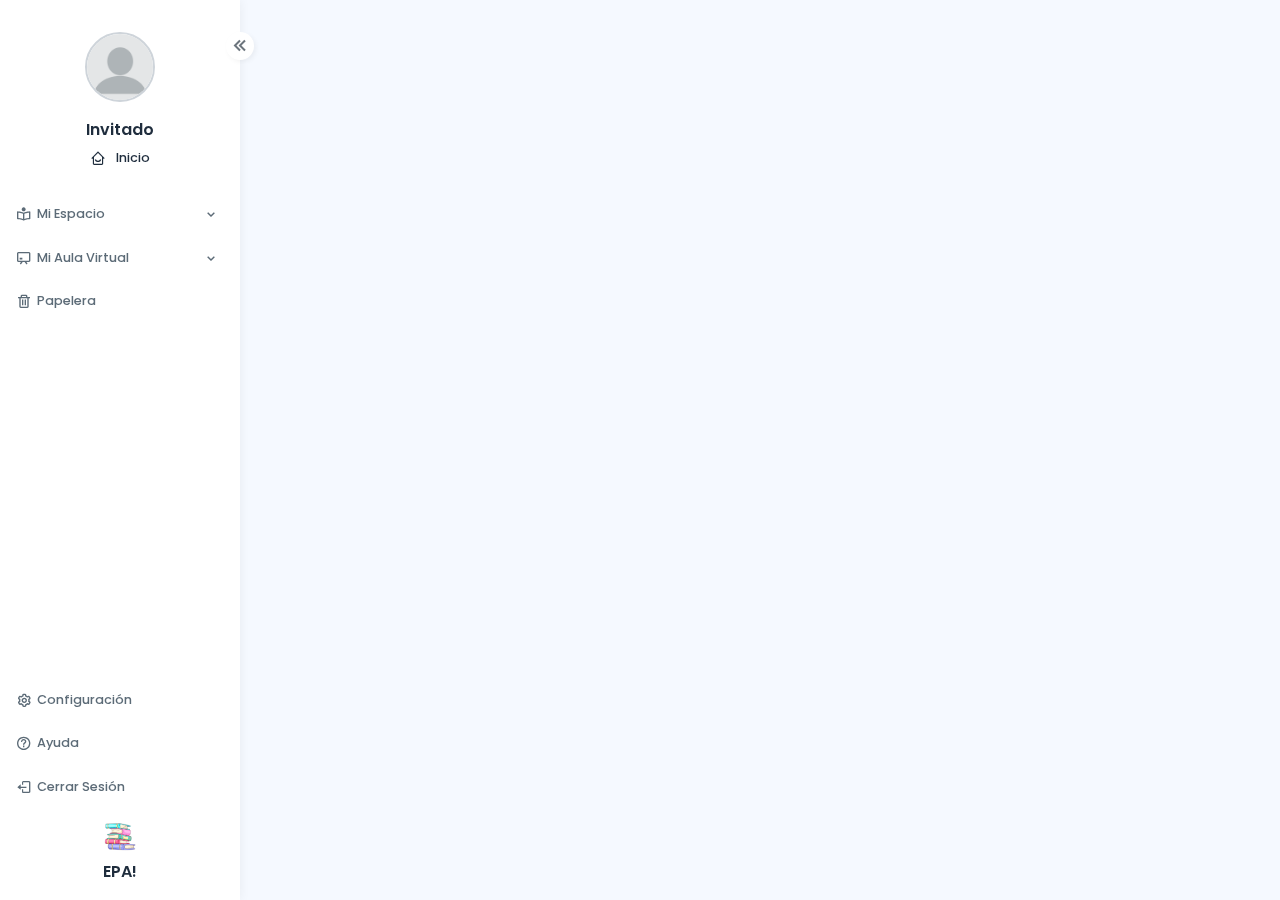
<file: pages/menu.html>
<!DOCTYPE html>
<html lang="en">
<head>
    <meta charset="UTF-8">
    <meta name="viewport" content="width=device-width, initial-scale=1.0">
    <title>Menu</title>
    <link rel="stylesheet" href="../assets/styles/menu.css">
    <link href="https://unpkg.com/boxicons@2.1.4/css/boxicons.min.css" rel="stylesheet">
</head>
<body>
    <div class="sidebar" id="sidebar">
        <div class="header">
            <div class="menu-btn" id="menu-btn">
                <i class='bx bx-chevrons-left'></i>
            </div>
            <div class="user">
                <div class=" user-img">
                    <img src="../assets/imagenes/perfil.png" alt="user">
                    <div class="user-tooltip user-date">
                        <span class="name" id="username">Invitado</span>
                        <span class="email" id="email"></span>
                    </div>
                </div>
                <div class="user-tooltip">
                    <div class="user-home">
                        <a href="#" class="menu-link small">
                            <i class='bx bx-home-smile'></i>
                            <span>Inicio</span>
                        </a>
                    </div>
                </div>
            </div>
        </div>
        
        <div class="menu-container">
            <ul class="menu">
                <li class="menu-item menu-item-static home-item">
                    <a href="#" class="menu-link">
                        <i class='bx bx-home-smile' ></i>
                        <span>Home</span>
                    </a>
                </li>
                <li class="menu-item menu-item-dropdown">
                    <a href="#" class="menu-link">
                        <i class='bx bx-book-reader' ></i>
                        <span>Mi Espacio</span>
                        <i class='bx bx-chevron-down' ></i>
                    </a>
                    <ul class="sub-menu">
                        <li> <a href="#" class="sub-menu-link" onclick="loadContent('mis_apuntes')">Mis apuntes</a></li> 
                        <li> <a href="#" class="sub-menu-link" onclick="loadContent('planificador')">Mi planificador</a></li>
                        
                    </ul>
                </li>
                <li class="menu-item menu-item-dropdown">
                    <a href="#" class="menu-link">
                        <i class='bx bx-chalkboard' ></i>
                        <span>Mi Aula Virtual</span>
                        <i class='bx bx-chevron-down' ></i>
                    </a>
                    <ul class="sub-menu">
                        <li> <a href="#" class="sub-menu-link" onclick="loadContent('mis_cursos')">Mis cursos</a></li>
                    </ul>
                </li>
                <li class="menu-item menu-item-static">
                    <a href="#" class="menu-link">
                        <i class='bx bx-trash' ></i>
                        <span>Papelera</span>
                    </a>
                </li>
            </ul>
        </div>
        <div class="footer">
            <ul class="menu">
                <li class="menu-item menu-item-static">
                    <a href="#" class="menu-link">
                        <i class='bx bx-cog' ></i>
                        <span>Configuración</span>
                    </a>
                </li>
                <li class="menu-item menu-item-static">
                    <a href="#" class="menu-link">
                        <i class='bx bx-help-circle' ></i>
                        <span>Ayuda</span>
                    </a>
                </li>
                <li class="menu-item menu-item-static">
                    <a href="#" class="menu-link">
                        <i class='bx bx-log-out' ></i>
                        <span>Cerrar Sesión</span>
                    </a>
                </li>
            </ul>
            <div class="brand">
                <img src="../assets/imagenes/logoepa.png" alt="logo">
                <span>EPA!</span>
            </div>
        </div>
    </div>

    <div id="main-content">
        <!-- El contenido del centro se cambiará dinámicamente aquí -->
    </div>

    <script src="../scripts/menu.js"></script>
    <script>
        // 1) Recupera los valores (o pone valores por defecto)
        const storedName  = sessionStorage.getItem("username") || "Invitado";
        const storedEmail = sessionStorage.getItem("email")    || "";

        // 2) Inserta en los spans de usuario
        document.getElementById("username").textContent = storedName;
        document.getElementById("email").textContent = storedEmail;

        // Función para cargar contenido dinámicamente en el centro
        function loadContent(page) {
            const content = document.getElementById('main-content');
            
            // Aquí puedes cargar diferentes contenidos dependiendo de la página seleccionada
            if (page === 'planificador') {
                                        
                content.innerHTML = '<<iframe src="planificador.html" width="100%" height="100%" style="border: none;"></iframe>';
            } 
            if (page === 'mis_cursos') {
                content.innerHTML = '<iframe src="clases.html" width="100%" height="100%" style="border: none;"></iframe>';
            }
        }

        // Al cargar la página, puedes definir un contenido por defecto
        window.onload = function() {
            loadContent('mis_apuntes');
        };
    </script>
</body>
</html>
</file>
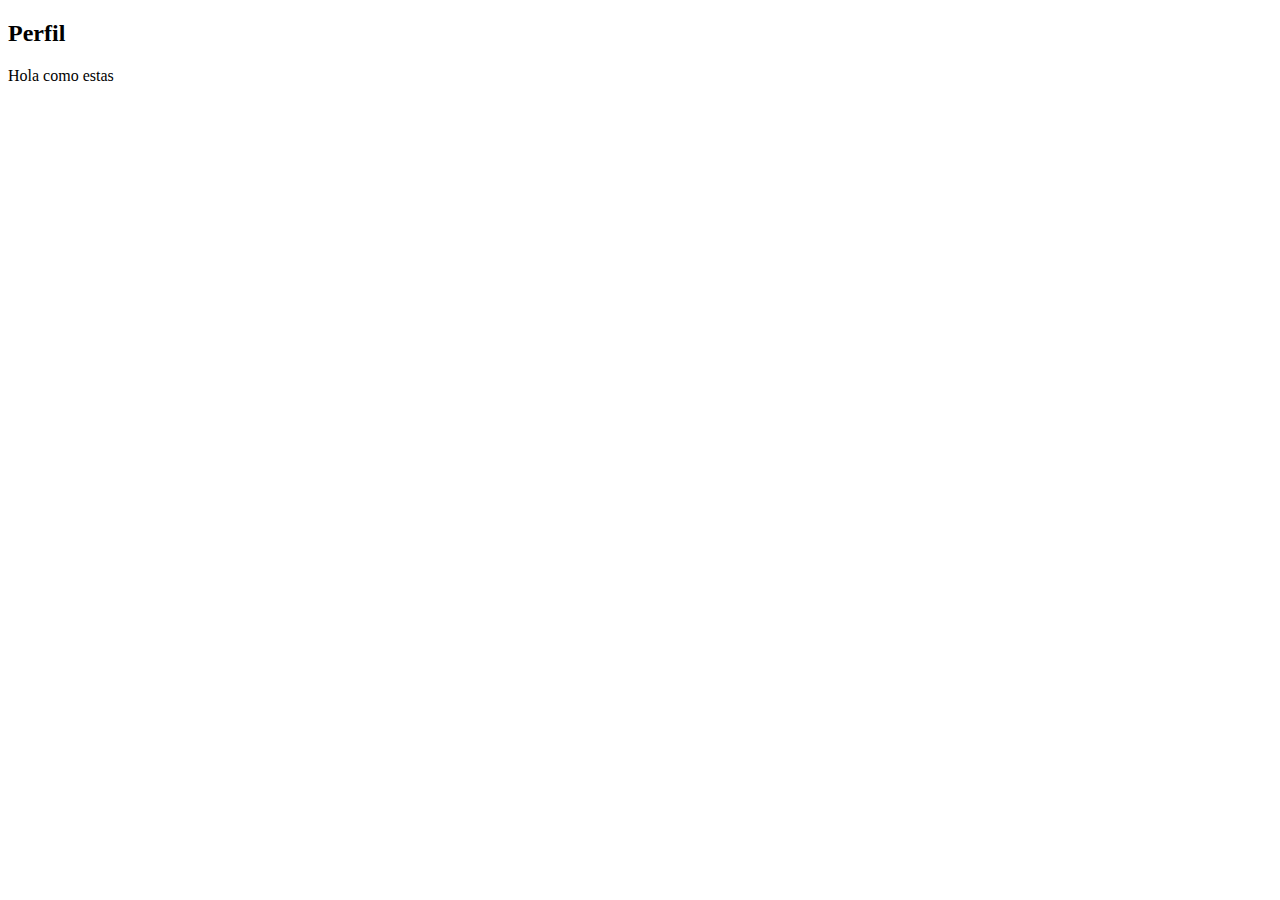
<file: pages/planificador.html>
<!DOCTYPE html>
<html lang="en">
<head>
    <meta charset="UTF-8">
    <meta name="viewport" content="width=device-width, initial-scale=1.0">
    <title>Document</title>
</head>
<body>
    <h2>Perfil</h2>
    <p>Hola como estas</p>

    
</body>
</html>
</file>
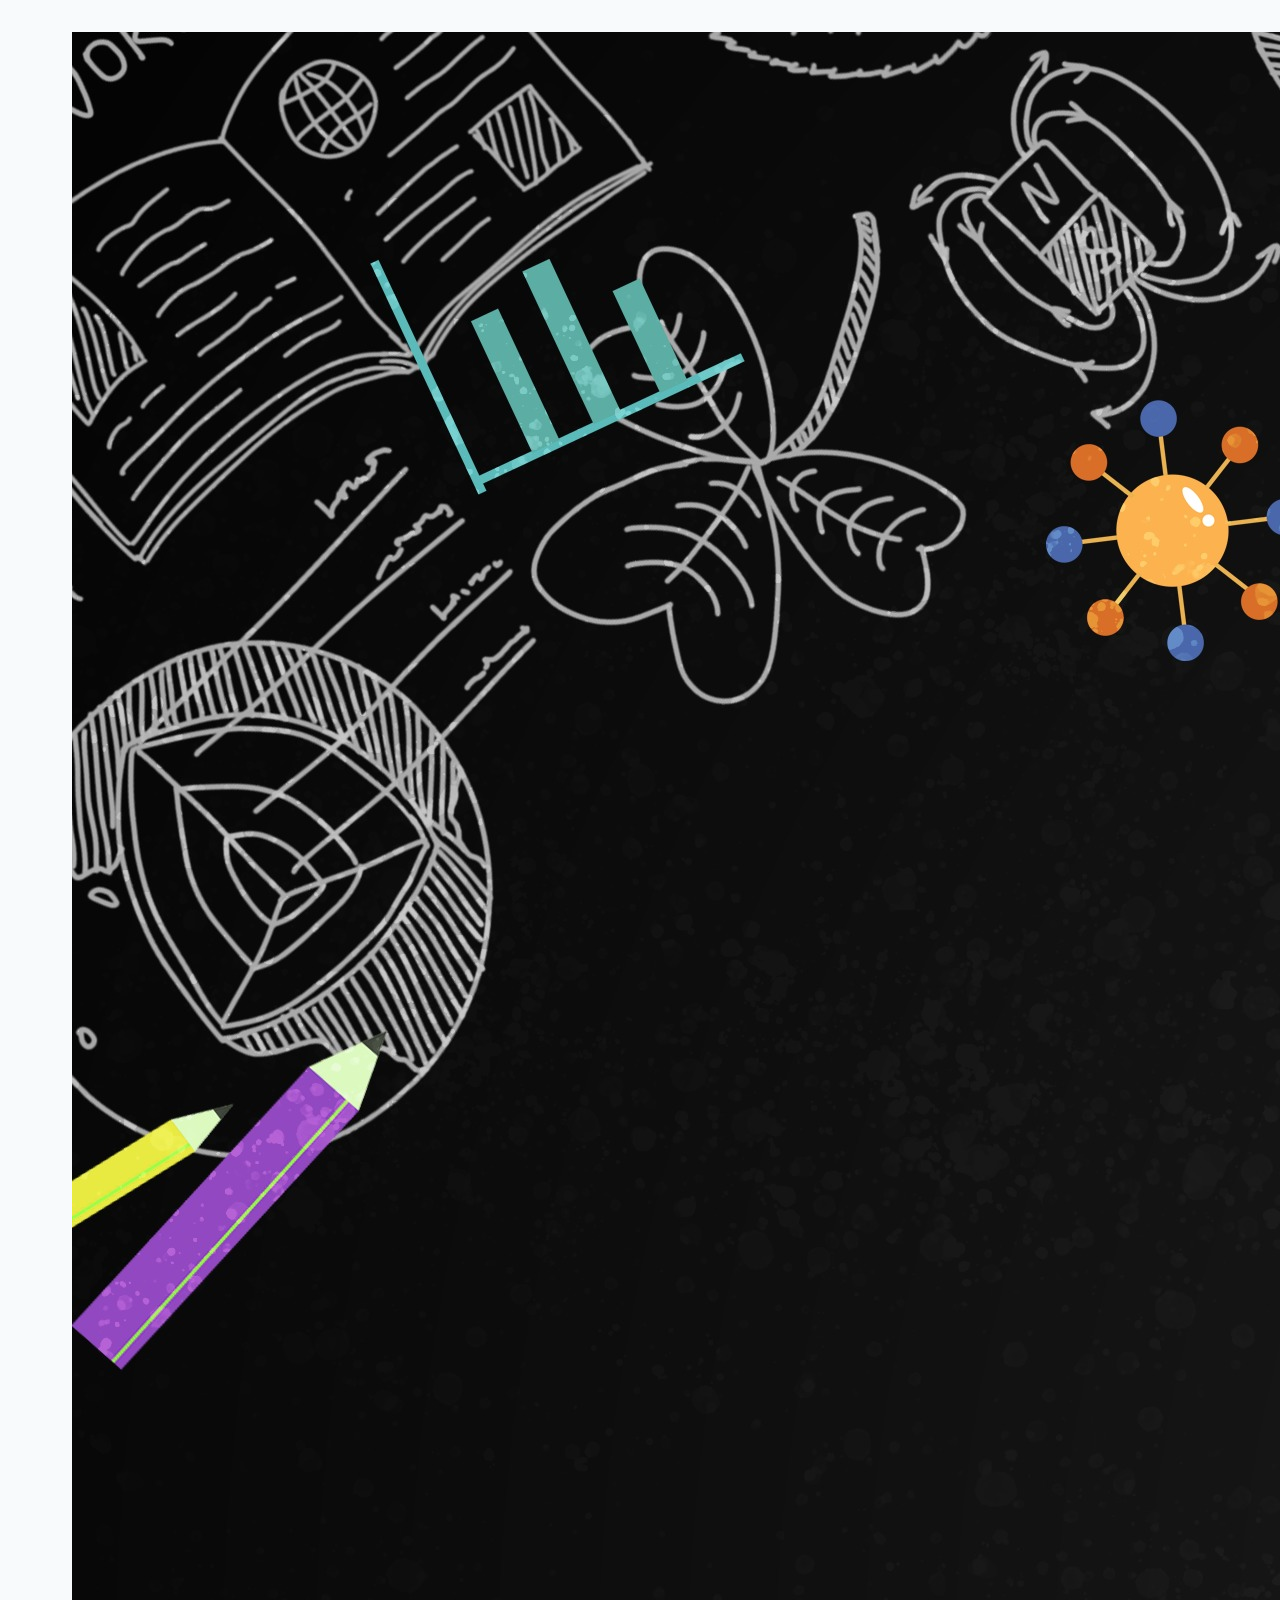
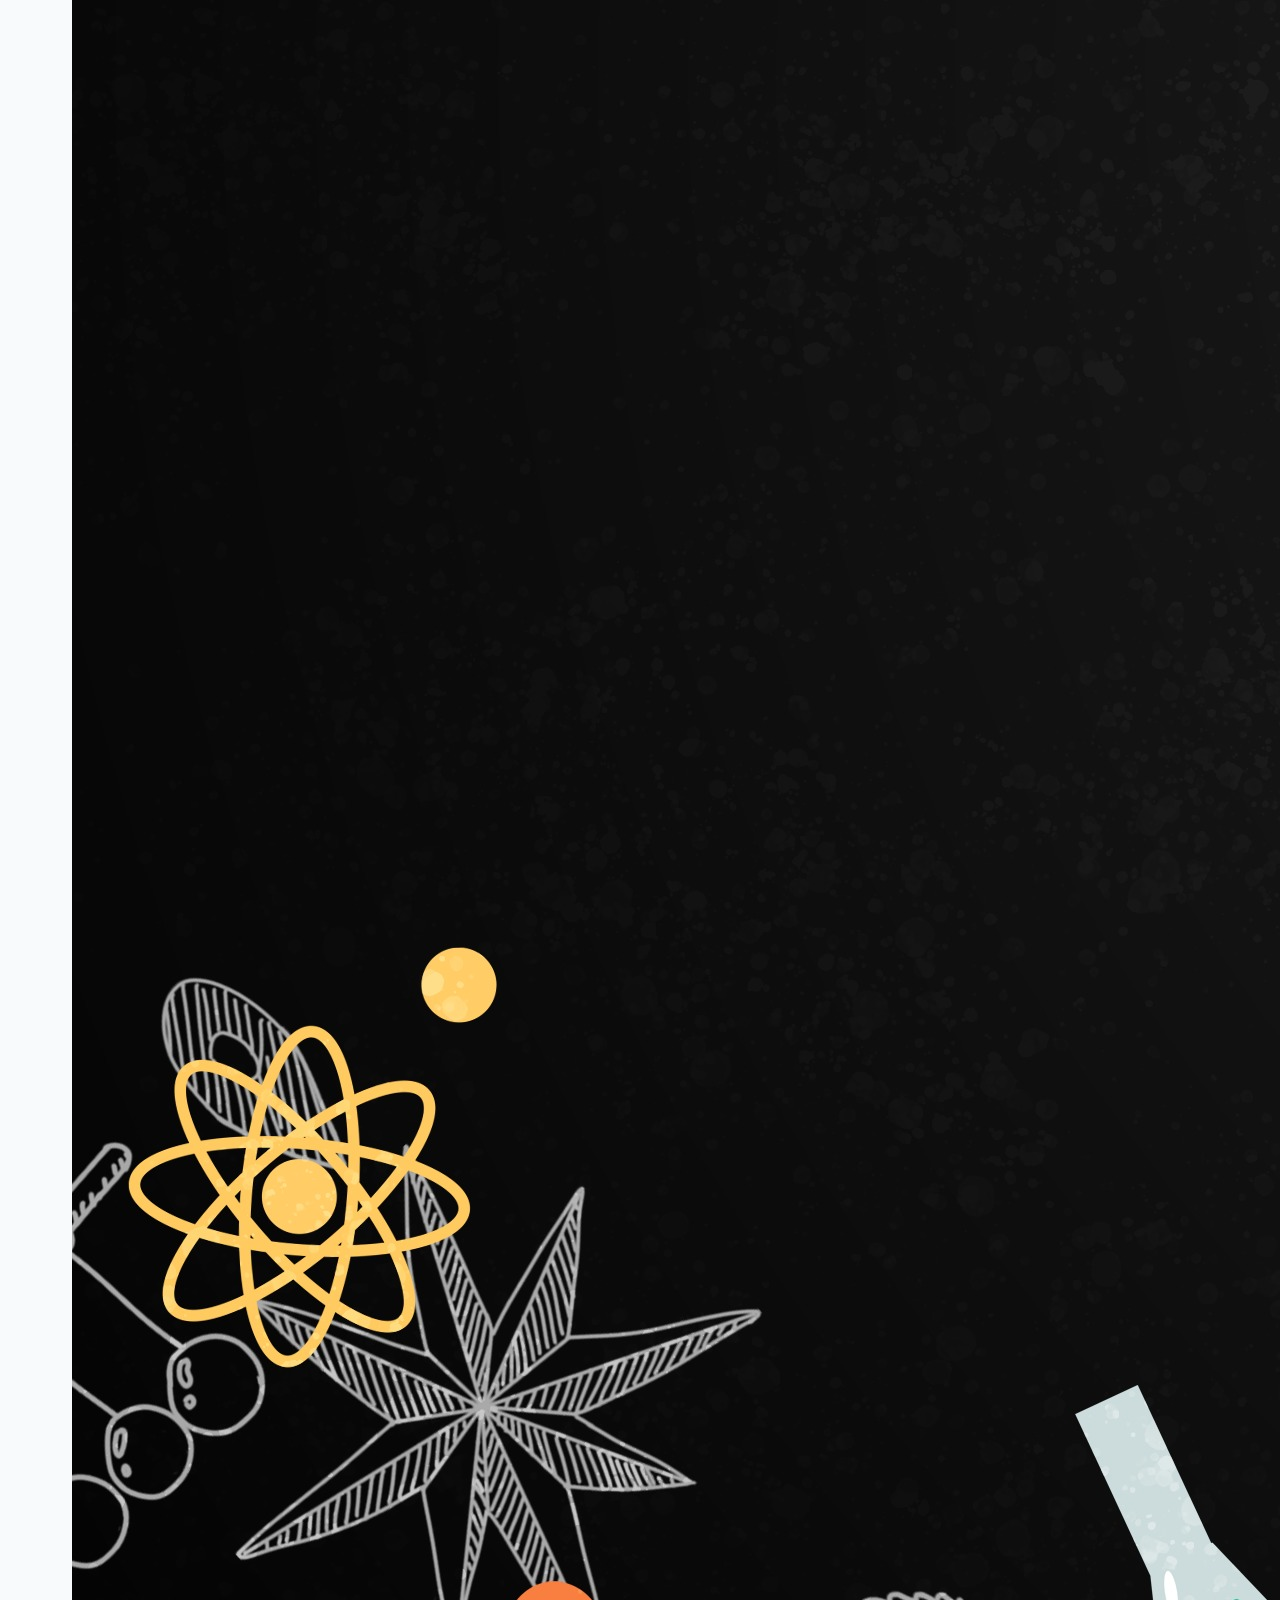
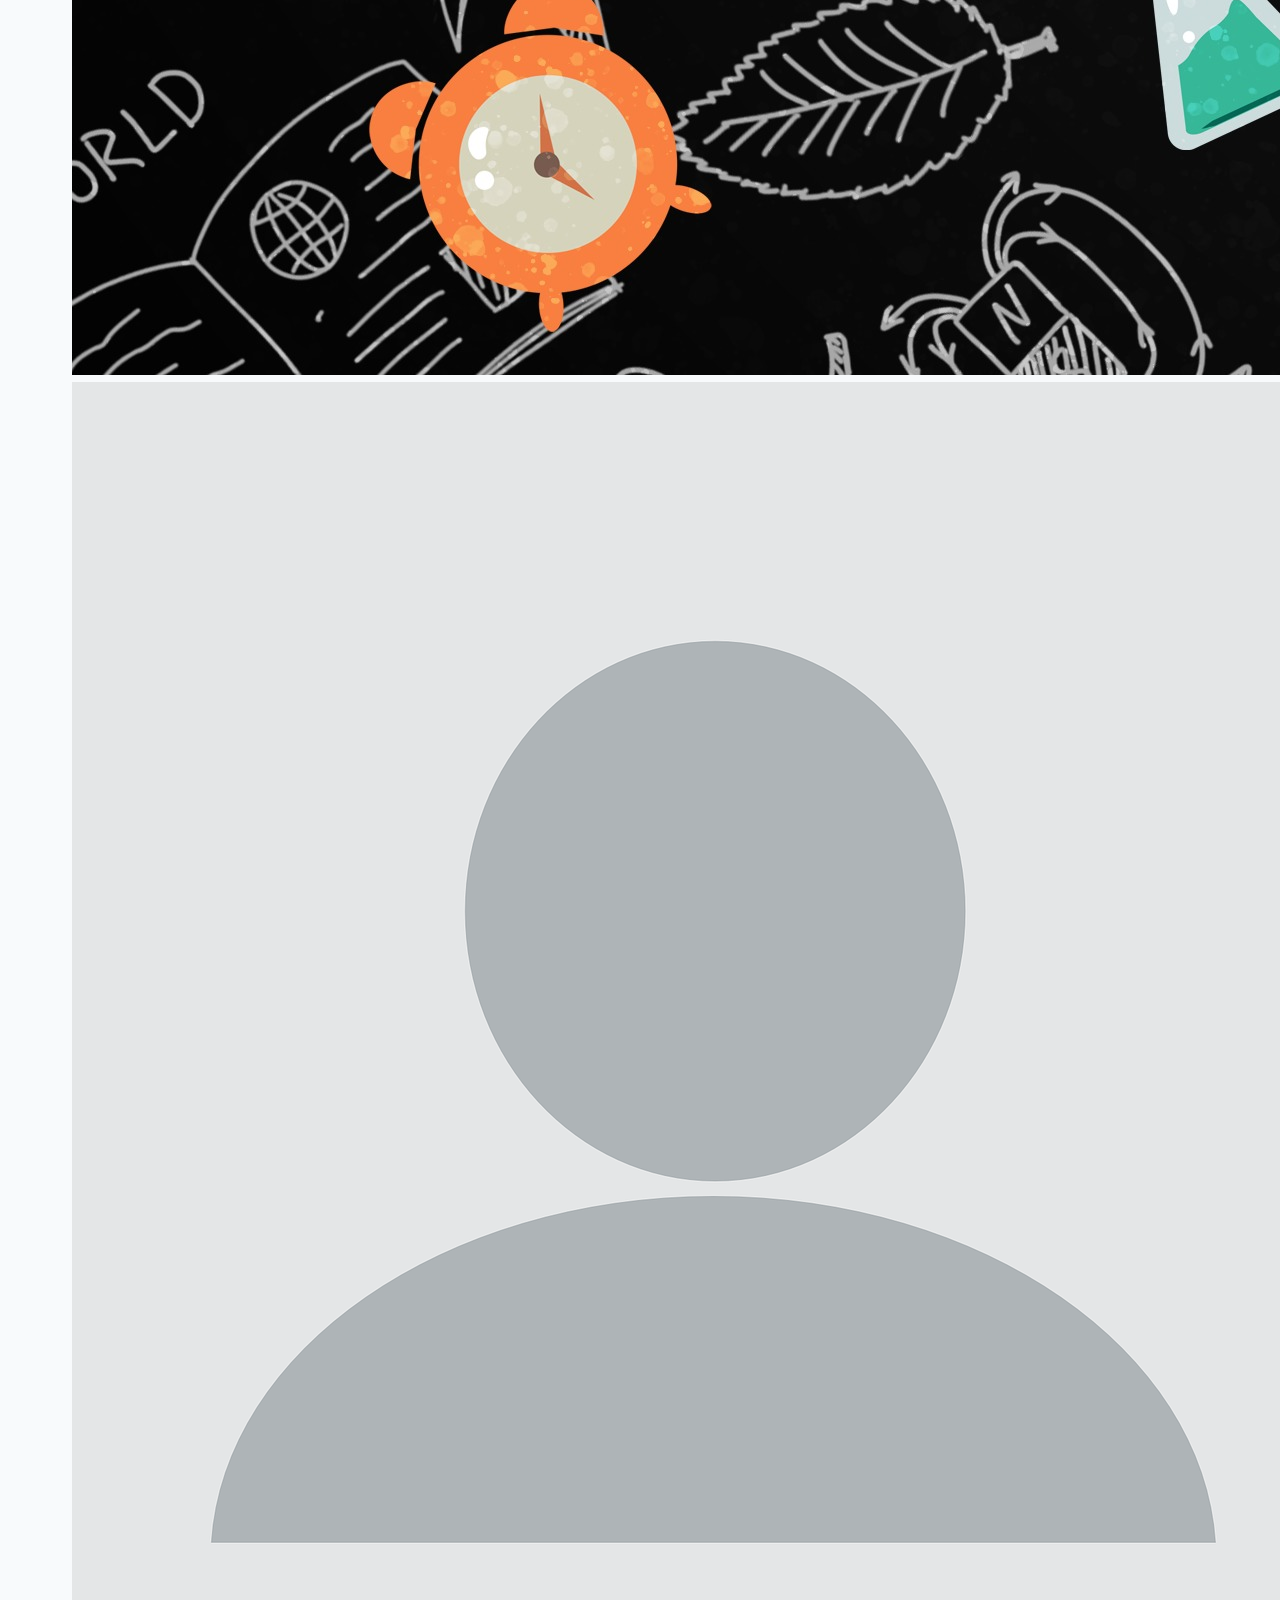
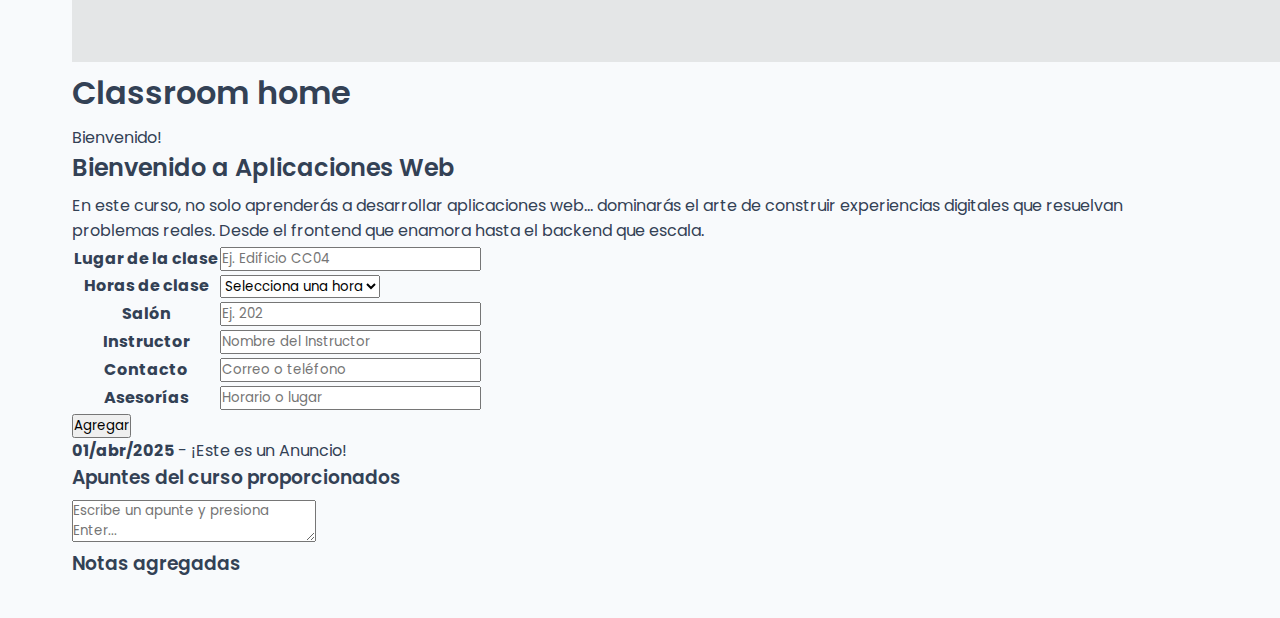
<file: scripts/clases.html>
<!DOCTYPE html>
<html lang="es">
<head>
    <meta charset="UTF-8">
    <meta name="viewport" content="width=device-width, initial-scale=1.0">
    <title>Clases</title>
    <link rel="stylesheet" href="../assets/styles/clases.css">
</head>
<body>
    <div class="container">
        <header>
            <img src="../assets/imagenes/fondo2.jpg" alt="Icono de Clases" class="header-icon2">
            <img src="../assets/imagenes/perfil.png" alt="Icono de Clases" class="header-icon">
            <h1>Classroom home</h1>
            <p class="subtext">Bienvenido!</p>
        </header>

        <section class="welcome">
            <h2>Bienvenido a Aplicaciones Web</h2>
            <p>
                En este curso, no solo aprenderás a desarrollar aplicaciones web... 
                dominarás el arte de construir experiencias digitales que resuelvan problemas reales. 
                Desde el frontend que enamora hasta el backend que escala.
            </p>
        </section>

        <table class="info-table">
            <tr>
                <th>Lugar de la clase</th>
                <td><input type="text" placeholder="Ej. Edificio CC04"></td>
            </tr>
            <tr>
                <th>Horas de clase</th>
                <td>
                    <select id="hora">
                        <option value="">Selecciona una hora</option>
                        <script>
                            for (let h = 7; h <= 20; h++) {
                                // Hora en punto (ej. 7:00)
                                document.write(`<option value="${h}:00">${h < 10 ? '0' + h : h}:00</option>`);
                                
                                // Media hora (ej. 7:30) - excepto para las 20:00 (8pm)
                                if (h < 20) {
                                    document.write(`<option value="${h}:30">${h < 10 ? '0' + h : h}:30</option>`);
                                }
                            }
                        </script>
                    </select>
                </td>
            </tr>

            <tr>
                <th>Salón</th>
                <td><input type="text" placeholder="Ej. 202"></td>
            </tr>

            <tr>
                <th>Instructor</th>
                <td><input type="text" placeholder="Nombre del Instructor"></td>
            </tr>
            <tr>
                <th>Contacto</th>
                <td><input type="text" placeholder="Correo o teléfono"></td>
            </tr>
            <tr>
                <th>Asesorías</th>
                <td><input type="text" placeholder="Horario o lugar"></td>
            </tr>
        </table>

        <button onclick="agregarNota()">Agregar</button>

        <section class="anuncio">
            <p><strong>01/abr/2025</strong> - ¡Este es un Anuncio!</p>
        </section>

        <section class="apuntes">
            <h3>Apuntes del curso proporcionados</h3>
            <textarea id="inputApunte" placeholder="Escribe un apunte y presiona Enter..."></textarea>
            <div id="listaApuntes"></div>
        </section>

        <section class="notas-guardadas">
            <h3>Notas agregadas</h3>
            <div id="contenedorNotas"></div>
        </section>
    </div>

    <script src="../scripts/clases.js"></script>
</body>
</html>
</file>
<file: assets/styles/style.css>
/* ------------------------------------ */
/* Estilos Generales */
/* ------------------------------------ */

/*Estilo base*/
* {
    margin: 0;
    padding: 0;
    box-sizing: border-box;
}

body {
    font-family: "Inter", sans-serif;
    font-optical-sizing: auto;
    font-weight: 500;
    font-style: normal;
    color: #0d0d0d;
    background-color: #fff;
    transition: background-color 0.3s, color 0.3s;
}

body.modo-oscuro {
    transition: background-color 0.3s, color 0.3s, border-color 0.3s, box-shadow 0.3s;
    background-color: #1e1e1e;
    color: #f1f1f1;
}

body.modo-oscuro #textoCurvo textPath,
body.modo-oscuro .texto-curvo{
    fill: #999; /* Color claro para modo oscuro */
}

body.modo-oscuro .cls-1 {
    fill: #fff;
}

body.modo-oscuro .slider{
    background-color: #555;
    color: #fff;
}

body.modo-oscuro .comillas,
body.modo-oscuro .texto2,
body.modo-oscuro .footer-derechos {
    color: #ffffff;
    opacity: 0.5;
}

body.modo-oscuro header,
body.modo-oscuro nav,
body.modo-oscuro section,
body.modo-oscuro footer,
body.modo-oscuro main {
    background-color: #1e1e1e;
}

body.modo-oscuro #banner {
    background-color: #434343;
}


a {
    text-decoration: none;
    color: inherit;
}

ul {
    list-style: none;
}

/* ------------------------------------ */
/* Header */
/* ------------------------------------ */
header {
    width: 100%;
    text-align: center;
    margin-bottom: 1px; /*Espacio con los elemtos de abajp*/
}

header nav {
    display: flex;
    justify-content: space-between; /* Espacia los elementos entre sí */
    align-items: center; /* Centra los elementos verticalmente */
    margin-left: 60px; 
    margin-right: 40px;
    gap: 10px;
    margin-bottom: -50px;
}

button {
    padding: 8px 16px;
    font-size: 14px;
    border: none;
    border-radius: 5px;
    cursor: pointer;
    width: 149px;
    height: 52px;
    background-color:#0d0d0d;
    color:#fff;
}

header nav button:hover {
    background-color: #aeaaaa;
}

.texto-curvo {
    font-size: 300px; /* Usa vw para hacerlo responsivo */
    dominant-baseline: middle; /* Asegura una mejor alineación */
    letter-spacing: 12px;
}

header nav .I {
    font-size: 40px;
    font-weight: 600;
}

header nav .D {
    display: flex;
    justify-content: flex-end; /* Alinea los tres elementos a la derecha */
    align-items: center; /* Centra los elementos verticalmente */
    gap: 10px;
}

/* Ajusta el tamaño del SVG */
svg {
    width: 750px;
    height: 405px;
}

.elementoPrincipal {
    max-width: 279px;
    height: 279px;
}

#Usuario {
    width: 60px;
    height: 60px;
    flex-shrink: 0; /* Evita que se deforme */
}

.cls-1 {
    fill: #0d0d0d;
}


/* ------------------------------------ */
/* Main */
/* ------------------------------------ */
main {
    width: 100% ;
    display: flex;
    flex-direction: column;     /* Opcional, útil si tienes varios elementos */
    height:100%;              /* Toma el 100% de la altura de la pantalla */
    text-align: center;
}

section {
    display: flex;
    flex-direction: column;     /* Opcional, útil si tienes varios elementos */
    justify-content: center;
    align-items: center;
    text-align: center;
}
  
.contenedorComillas {
    display: flex;
    align-items: center;
    gap: 8px;
    max-width: 900px; /* Ajusta según diseño */
    margin-top: -50px;
}
  
.comillas {
    font-family: "The Nautigal", cursive;
    font-weight: 700;
    font-style: normal;
    font-size: 200px; /* Tamaño grande para destacar */
    line-height: 1;
    color: #333; /* Color ajustable */
    opacity: 0.7;
}
  
.texto {
    font-family: "Inter", sans-serif; /* Fuente Inter para el texto */
    font-weight: 350;
    font-style: normal;
    font-size: 30px;
}

.texto2 {
    font-family: "Inter", sans-serif; /* Fuente Inter para el texto */
    font-weight: 350;
    font-style: normal;
    font-size: 24px;
    color: #828282;
}

h1 {
    font-family: "Inter", sans-serif; /* Fuente Inter para el texto */
    font-weight: 550;
    font-style: normal;
    font-size: 48px;
}

h2 {
    font-family: "Inter", sans-serif; /* Fuente Inter para el texto */
    font-weight: 550;
    font-style: normal;
    font-size: 24px;
}

.elementoSecundario {
    max-width: 185px;
    height: 185px;
}

.contenedor1 {
    max-width: 1259px;
    height: auto;
    display: flex;
    justify-content: space-between; /* O space-between */
    align-items: stretch; /* Asegura que todos los hijos tengan la misma altura */
    text-align: center;
    gap: 20px;;
    margin-top: 50px;
    margin-bottom: 50px;
}

.contenedor {
    max-width: 1259px;
    height: auto;
    display: flex;
    justify-content: center; /* Centra horizontalmente */
    align-items: center;     /* Centra verticalmente */
    text-align: center;
    gap: 50px;              /* Espacio entre elementos (opcional) */
    margin-top: 50px;
    margin-bottom: 50px;
}

.contenido-centrado {
    max-width: 1259px;
    height: auto;
    text-align: center;
}

.titulo-centrado {
    max-width: 1259px;
    height: auto;
    text-align: center;
    margin-top: 50px;
    margin-bottom: 50px;
}

.icono-texto {
    flex: 1;
    max-width: 1259px;
    text-align: center;
    display: flex;
    flex-direction: column;
    justify-content: flex-start;
    align-items: center; /* <-- esto centra horizontalmente los hijos */
    text-align: center;  /* <-- esto centra el texto */
    gap:20px;
}

.contenedor-izquierda {
    width: 632px;
    display: flex;
    flex-direction: column; /* Para que los hijos se apilen verticalmente */
    align-items: flex-start; /* Alinea todo a la izquierda */
    gap: 36px;
}

.contenedor-centrado {
    max-width: 380px;
    height: auto;
    display: flex;
    flex-direction: column; /* Para que los hijos se apilen verticalmente */
    align-items: center;
    gap: 36px;
    text-align: center;
}

.contenido-izquierda {
    text-align: left;
    display: flex;
    flex-direction: column;
    gap: 20px; /* Espacio vertical entre elementos */
}

section .contenedor button {
    font-size: 24px;
    width: 197px;
    height: 60px;
}

/* Carousel */
.carousel {
    max-width: 654px;
    height: 523px;
    overflow: hidden;
    position: relative;
    margin: auto;
    border-radius: 12px;
  }
  
.carousel-track {
    display: flex;
    animation: slide 9s infinite;
    width: 300%;          /* 3 imágenes = 300% */
}
  
.carousel-track img {
    width: 654px;         /* Hace que cada imagen ocupe el 100% del contenedor */
    height: 523px;        /* Ajusta para que todas tengan la misma altura */
    object-fit: contain;
    border-radius: 12px;
}
  
@keyframes slide {
    0%, 33%   { transform: translateX(0); }
    36%, 66%  { transform: translateX(-600px); }
    69%, 99%  { transform: translateX(-1200px); }
    100%      { transform: translateX(0); }
}


/*  video   */
video {
    border-radius: 20px;
    width: 690px;
    height: 372px;
}

/* Brillo */
.contenedor-brillo {
    position: relative;
    width: 300px;
    height: 300px;
    z-index: 1;
}
.contenedor-brillo::before {
    content: "";
    position: absolute;
    top: -20px;
    left: -20px;
    right: -20px;
    bottom: -20px;
    background: radial-gradient(
    circle,
    rgba(138, 43, 226, 0.8) 0%,      /* Purple/Violet */
    rgba(255, 255, 255, 0) 70%
    );
    border-radius: 50%;
    z-index: -1; /* Ahora estará detrás pero visible */
    opacity: 0;
    transition: opacity 0.5s;
}

.mostrar-brillo::before {
    opacity: 1;
}


/* ------------------------------------ */
/* Banner */
/* ------------------------------------ */
#banner {
    margin-top: 50px;
    width: 100%;
    height: 152px;
    display: flex;
    justify-content: space-between;
    align-items: center;     /* Centra verticalmente */
    text-align: center;
    gap: 50px;              /* Espacio entre elementos (opcional) */
    background-color:#F7F7F7;
    padding-left: 70px;
    padding-right: 70px;
}

body #banner button {
    font-size: 24px;
    width: 318px;
    height: 76px;
    background-color:#0d0d0d;
    color:#E6E6E6;
    padding: auto;
}

h3 {
    font-family: "Inter", sans-serif; /* Fuente Inter para el texto */
    font-weight: 550;
    font-style: normal;
    font-size: 30px;
}



/* ------------------------------------ */
/* Estilos del interruptor deslizable */
/* ------------------------------------ */
.switch {
    position: relative;
    display: inline-block;
    width: 114px;
    height: 47px;
}

.switch input {
    opacity: 0;
    width: 0;
    height: 0;
}

.slider {
    position: absolute;
    cursor: pointer;
    top: 0;
    left: 0;
    width: 114px;
    height: 47px;
    background-color: #ccc;
    transition: 0.4s;
    border-radius: 47px; /* mismo valor que la altura para que sea redondo */
}

.slider:before {
    position: absolute;
    content: "";
    height: 39px;
    width: 39px;
    left: 4px;
    top: 4px;
    background-color: white;
    transition: 0.4s;
    border-radius: 50%;
}

/* Iconos dentro del slider */
.slider .icon {
    position: absolute;
    top: 50%;
    transform: translateY(-50%);
    font-size: 20px;
    transition: opacity 0.4s;
}

.slider .icon:first-child {
    left: 8px;
    opacity: 1;
}

.slider .icon:last-child {
    right: 8px;
    opacity: 0;
}

/* Cambio de iconos al activar el switch */
input:checked + .slider .icon:first-child {
    opacity: 0;
}

input:checked + .slider .icon:last-child {
    opacity: 1;
}

/* Cambio de fondo al activar */
input:checked + .slider {
    background-color: #555;
}

/* Movimiento de la bolita al activar */
input:checked + .slider:before {
    transform: translateX(67px); /* 114 - 4 (padding) - 39 (diámetro del círculo) = 71. Ajustado un poco */
}


/* ------------------------------------ */
/* Footer */
/* ------------------------------------ */
footer {
    width: 100%;
    background-color: #fff;
    color: #0d0d0d;
    padding: 20px 0;
}

.footer-contenido {
    display: flex;
    justify-content: space-between; /* Separa los elementos a los extremos */
    align-items: flex-start; /* Alinea los items al inicio verticalmente */
    width: 100%;
    padding-left: 70px;
    padding-right: 70px;
}


.footer-seccion {
    display: flex;
    flex-direction: column;
    gap: 10px; /* Espacio entre elementos de cada sección */
}

.footer-seccion:first-child {
    margin-right: auto; /* Empuja este div a la izquierda */
}

.footer-seccion:not(:first-child) {
    margin-left: 100px; /* Espacio entre secciones derechas */
}


.footer-seccion h3 {
    margin-bottom: 10px;
    font-size: 16px;
    color: #1363b9;
}

.footer-seccion .texto2 {
    color:#0d0d0d;
}


.footer-seccion ul li a:hover {
    text-decoration: underline;
}

.footer-derechos {
    text-align: center;
    margin-top: 20px;
    border-top: 1px solid #E6E6E6;
    padding-top: 10px;
    font-size: 12px;
}
</file>
<file: assets/styles/apuntes.css>
@import url('https://fonts.googleapis.com/css2?family=Poppins:wght@300;400;500;600;700&display=swap');

:root {
    /* Colores principales */
    --color-primary: #f4b5c5;
    --color-primary-light: #f8d5e0;
    --color-primary-dark: #e47a9a; 
    --color-accent: #8B5CF6;
    --color-accent-light: #EDE9FE;
    
    /* Colores de fondo */
    --color-bg: #F5F9FF;
    --color-surface: #FFFFFF;
    --color-surface-hover: #E6F0FF;
    
    /* Color de texto */
    --color-text-primary: #1F2D3D;
    --color-text-secondary: #5C6B77;
    
    /* Bordes y sombras */
    --color-border: #D0D8E8;
    --shadow-border: rgba(0, 0, 0, 0.05);
    --shadow-card: 0 4px 6px rgba(0, 0, 0, 0.05);
    
    /* Funcion de colores */
    --color-tooltip-bg: #4A5A6A;
    --color-tooltip-text: #FFFFFF;
    --menu-active-bg: var(--color-primary-light);
    --menu-active-border: var(--color-primary-dark);
    --user-bg-color: var(--color-bg);
    
    /* Scrollbar colores */
    scrollbar-color: var(--color-border) var(--color-bg); 
    scrollbar-width: thin; 

    
    --border-radius: 8px;
    --transition: all 0.2s ease;
}

.switch {
    position: relative;
    display: inline-block;
    width: 114px;
    height: 47px;
}

.switch input {
    opacity: 0;
    width: 0;
    height: 0;
}

.slider {
    position: absolute;
    cursor: pointer;
    top: 0;
    left: 0;
    width: 114px;
    height: 47px;
    background-color: var(--color-border);
    transition: var(--transition);
    border-radius: 47px;
}

.slider:before {
    position: absolute;
    content: "";
    height: 39px;
    width: 39px;
    left: 4px;
    top: 4px;
    background-color: var(--color-surface);
    transition: var(--transition);
    border-radius: 50%;
}


::-webkit-scrollbar {
    width: 6px;
    height: 6px;
}

::-webkit-scrollbar-track {
    background: var(--color-bg);
    border-radius: 3px;
}

::-webkit-scrollbar-thumb {
    background-color: var(--color-border);
    border-radius: 3px;
    border: 1px solid var(--color-bg);
}

::-webkit-scrollbar-thumb:hover {
    background-color: var(--color-text-secondary);
}

/* Estructura principal */
body {
    margin: 0;
    display: flex;
    width: 100%;
    height: 100vh;
    font-family: "Poppins", sans-serif;
    background-color: var(--color-bg);
    color: var(--color-text-primary);
    overflow: hidden;
}

.contenedor-principal {
    display: flex;
    width: 100%;
    height: 100vh;
}

/* Contenido principal con scroll */
header {
    flex: 1;
    display: flex;
    flex-direction: column;
    overflow-y: auto;
    height: 100vh;
    position: relative;
    background-color: var(--color-bg);
}

/* Toggle switch fijo */
.D {
    position: fixed;
    top: 15px;
    right: 20px;
    z-index: 200;
    margin-right: 20px;
}

.D button {
    gap: 8px;
    background-color: var(--color-primary);
    color: white;
    border: none;
    border-radius: var(--border-radius);
    padding: 8px 16px;
    font-size: 1rem;
    cursor: pointer;
    transition: var(--transition);
    font-weight: 500;
}

.D button:hover {
    background-color: var(--color-primary-dark);
    transform: translateY(-2px);
    box-shadow: var(--shadow-card);
}

#Contenido {
    background-color: var(--color-bg);
    overflow-y: auto;
    overflow-x: hidden;
    min-height: 100vh;
    width: 100%;
    box-sizing: border-box;
}

#workspace {
    flex-grow: 1;
    width: 100%;
    max-width: 100%;
    min-height: 100vh;
    position: relative;
    overflow-y: auto;
    margin-top: 0;
    box-sizing: border-box;
    background-color: var(--color-bg);
    gap: 0;
    overflow-x: hidden;
}

.imagen-wrapper {
    position: relative;
    display: inline-block;
    overflow: hidden;
    border-radius: 8px;
    box-shadow: var(--shadow-card);
    transition: all 0.2s ease;
}
  
.imagen-wrapper img {
    width: 100%;
    height: 100%;
    object-fit: cover;
    transition: opacity 0.3s ease;
    display: block;
}
  
.imagen-texto {
    position: absolute;
    top: 50%;
    left: 50%;
    transform: translate(-50%, -50%);
    color: var(--color-tooltip-text);
    font-size: 16px;
    background-color: rgba(0, 0, 0, 0.5);
    padding: 6px 10px;
    border-radius: 6px;
    opacity: 0;
    transition: opacity 0.3s ease;
    pointer-events: none;
}
  
.imagen-wrapper:hover img {
    cursor: pointer;
    opacity: 0.8;
}
  
.imagen-wrapper:hover .imagen-texto {
    opacity: 1;
}
  
/* imagen redonda */
.redonda {
    width: 150px;
    height: 150px;
    object-fit: cover;
    border-radius: 50%;
    margin-top: -50px;
    margin-left: 50px;
    border: 3px solid var(--color-primary-light);
}

.portada-wrapper {
    width: 100%;
    height: 120px;
    overflow: hidden;
    position: relative;
    border-radius: 8px;
}
  
.portada-wrapper img {
    width: 100%;
    height: 100%;
    object-fit: cover;
}
  
.contenedor-centrado {
    display: flex;
    flex-direction: column;
    align-items: flex-start;
    padding: 20px;
}
  
.contenedor-centrado h1 {
    font-size: 40px;
    font-weight: 600;
    margin-top: 10px;
    margin-left: 60px;
    width: 100%;
    color: var(--color-text-primary);
}

.editable-h1 {
    position: relative;
    outline: none;
    background-color: transparent;
    color: var(--color-text-primary);
    transition: all 0.2s ease;
}

.editable-h1:hover {
    cursor: pointer;
    opacity: 0.8;
}
  
.editable-h1:empty::before {
    content: "[Escribe tu título aquí]";
    color: var(--color-text-secondary);
    position: absolute;
    pointer-events: none;
    transform-origin: left center;
    transition: all 0.3s ease;
}

.editable-h1:focus::before {
    transform: translateY(-10px) scale(0.7);
    opacity: 0.5;
    color: var(--color-text-primary);
}

/* Toolbar con scroll que no afecta el tamaño de los elementos */
#toolbar {
    width: 90px;
    background: var(--color-surface);
    border-right: 1px solid var(--color-border);
    padding: 15px 15px 50px;
    display: flex;
    flex-direction: column;
    align-items: center;
    gap: 15px;
    overflow-y: auto;
    min-height: 100vh;
    position: sticky;
    top: 0;
    left: 0;
    z-index: 100;
    box-shadow: var(--shadow-card);
}

/* Mantener el tamaño original de los elementos hijos */
#toolbar > * {
    flex-shrink: 0;
    width: 100%;
}

/* Estilo para el último elemento */
#toolbar > *:last-child {
    margin-bottom: 20px;
}

/* Estilos específicos para las herramientas */
.tool {
    width: 80px;
    height: 56px;
    display: flex;
    flex-direction: column;
    align-items: center;
    justify-content: center;
    overflow: hidden;
    text-align: center;
    cursor: grab;
    flex-shrink: 0;
    background-color: var(--color-surface);
    border-radius: 8px;
    transition: all 0.2s ease;
    margin-bottom: 4px;
    padding: 5px;
}

.tool:hover {
    background-color: var(--color-surface-hover);
    transform: translateY(-2px);
    box-shadow: var(--shadow-card);
}

/* Personalización del scroll para navegadores WebKit */
#toolbar::-webkit-scrollbar {
    width: 4px;
}

#toolbar::-webkit-scrollbar-track {
    background: var(--color-surface);
}

#toolbar::-webkit-scrollbar-thumb {
    background-color: var(--color-border);
    border-radius: 4px;
}
  
.tool .bx {
    max-width: 100%;
    max-height: 100%;
    object-fit: contain;
}

.cls-1 {
    fill: var(--color-text-primary);
}
  
.tool p {
    margin: 0;
    font-size: 11px;
    line-height: 1;
    color: var(--color-text-primary);
}
  
/* Estilo para el botón PDF manteniendo la apariencia de tool */
.pdf-tool {
    width: 80px;
    height: auto;
    display: flex;
    flex-direction: column;
    align-items: center;
    justify-content: center;
    overflow: hidden;
    text-align: center;
    cursor: pointer;
    background: transparent;
    border: none;
    padding: 0;
    margin: 0;
    transition: all 0.2s ease;
    flex-shrink: 0;
}

.pdf-tool:hover {
    background-color: var(--color-surface-hover);
    transform: translateY(-2px);
    box-shadow: var(--shadow-card);
}

.pdf-tool .bx {
    max-width: 100%;
    max-height: 50%;
    object-fit: contain;
    margin-bottom: 4px;
}

.pdf-tool p {
    margin: 0;
    font-size: 12px;
    line-height: 1;
    color: var(--color-text-primary);
}

.pdf-tool:hover {
    background-color: var(--color-surface-hover);
    transform: translateY(-2px);
}

.pdf-tool:active {
    transform: translateY(0);
}

.pdf-tool:focus {
    outline: 2px solid var(--color-primary-light);
}

#add-image-btn svg,
#add-arcive-btn svg,
#add-video-btn svg{
    max-height: 60%;
}

/* Contenedor principal de bloques */
.block-container {
    display: flex;
    align-items: center;
    position: relative;
    margin-bottom: 1px;
    margin-left: 20px;
    margin-right: 20px;
    max-width: 100%;
    background-color: var(--color-surface);
}

/* Manejador de bloques (oculto por defecto) */
.block-handle {
    position: absolute;
    left: 8px;
    top: 50%;
    transform: translateY(-50%);
    width: 24px;
    height: 24px;
    background: var(--color-surface-hover);
    border-radius: 4px;
    display: none;
    align-items: center;
    justify-content: center;
    cursor: pointer;
    color: var(--color-text-secondary);
    font-size: 16px;
    user-select: none;
    z-index: 1;
    box-shadow: var(--shadow-card);
}

/* Mostrar handle cuando el bloque está en edición */
.content-block:focus-within ~ .block-handle,
.block-container:hover .block-handle {
    display: flex;
}

.block-handle:hover {
    background-color: var(--color-primary-light);
    color: var(--color-primary-dark);
}

/* Estilo base para bloques */
.content-block {
    padding: 16px;
    background: var(--color-surface);
    border: 1px solid var(--color-border);
    border-radius: 8px;
    min-height: 40px;
    cursor: text;
    transition: all 0.2s ease;
    box-shadow: var(--shadow-card);
    width: 100%;
    position: relative;
    padding-left: 40px;
    box-sizing: border-box;
}

.content-block:hover {
    border-color: var(--color-primary);
}

.content-block:empty::before {
    content: attr(data-placeholder);
    color: var(--color-text-secondary);
    pointer-events: none;
    display: block;
}

/* Variante para texto normal */
.text-block {
    font-size: 14px;
    line-height: 1.5;
    text-align: start;
    max-width: 100%;
    color: var(--color-text-primary);
}

/* Variante para títulos */
.heading-block {
    font-size: 24px;
    font-weight: 600;
    margin-bottom: 8px;
    margin-top: 8px;
    min-height: 50px;
    text-align: start;
    color: var(--color-primary-dark);
}

/* Contenedor principal de la lista */
.block-container.list-container {
    display: flex;
    align-items: center;
    position: relative;
    margin-bottom: 0;
    margin-left: 20px;
    margin-right: 20px;
    max-width: 100%;
    background: var(--color-surface);
    gap: 0;
}

/* Contenedor de los ítems individuales */
.list-items-wrapper {
    display: flex;
    flex-direction: column;
    gap: 0;
    width: 100%;
}

/* Cada ítem dentro de la lista */
.list-item {
    display: flex;
    align-items: flex-start;
    width: 100%;
}

/* El punto de viñeta */
.block-bullet {
    font-weight: bold;
    margin-top: 8px;
    margin-right: 10px;
    width: 20px;
    text-align: center;
    flex-shrink: 0;
    color: var(--color-primary);
}

/* Caja de texto editable */
.listBlock {
    font-size: 14px;
    line-height: 1.5;
    text-align: start;
    width: 100%;
    padding: 8px 12px;
    border: 1px solid var(--color-border);
    border-radius: 8px;
    background-color: var(--color-surface);
    white-space: pre-wrap;
    overflow-wrap: break-word;
    box-sizing: border-box;
    color: var(--color-text-primary);
}

/* Botones de acción (agregar, eliminar) */
.block-buttons {
    display: flex;
    flex-direction: column;
    gap: 6px;
    margin-left: 10px;
    align-self: center;
    z-index: 2;
}

.block-buttons button {
    border: none;
    background-color: var(--color-surface-hover);
    padding: 6px 10px;
    border-radius: 50%;
    cursor: pointer;
    font-size: 14px;
    transition: all 0.2s ease;
    color: var(--color-text-primary);
}

.block-buttons button:hover {
    background-color: var(--color-primary-light);
    color: var(--color-primary-dark);
}

.block-number {
    margin-right: 8px;
    font-weight: bold;
    display: inline-block;
    width: 20px;
    text-align: right;
    align-self: center;
    color: var(--color-primary);
}

.hyperText {
    color: var(--color-accent);
    text-decoration: underline;
    cursor: pointer;
}

.editable-table {
    width: 100%;
    border-collapse: collapse;
    margin-top: 10px;
    background-color: var(--color-surface);
    border-radius: 8px;
    overflow: hidden;
    box-shadow: var(--shadow-card);
    width: 100%;
    table-layout: fixed;  /* fuerza el ajuste de ancho */
    border-collapse: collapse;
}

.editable-table th,
.editable-table td {
    border: 1px solid var(--color-border);
    padding: 8px 12px;
    min-width: 80px;
    text-align: left;
    position: relative;
    color: var(--color-text-primary);
    word-wrap: break-word;
    text-overflow: ellipsis;
    word-break: break-word;     /* fuerza rompimiento si es necesario */
    overflow-wrap: break-word;  /* soporte adicional */
    white-space: normal;        /* evita que el texto se mantenga en una sola línea */
    overflow: hidden;
}

.editable-table [contenteditable]:empty::before {
    content: attr(data-placeholder);
    color: var(--color-text-secondary);
    pointer-events: none;
    position: absolute;
}

.table-block {
    display: flex;
    flex-direction: column;
    align-items: flex-start;
    gap: 8px;
    padding-left: 40px;
    padding-right: 40px;
    border: 1px solid var(--color-border);
    border-radius: 8px;
    background-color: var(--color-surface);
    box-shadow: var(--shadow-card);
    max-width: 100%;
}

.table-controls-wrapper {
    width: 100%;
}

.table-controls {
    display: flex;
    gap: 8px;
    flex-wrap: wrap;
}

.table-controls button {
    padding: 6px 12px;
    font-size: 14px;
    border: 1px solid var(--color-border);
    background: var(--color-surface);
    border-radius: 8px;
    cursor: pointer;
    transition: all 0.2s ease;
    color: var(--color-text-primary);
}

.table-controls button:hover {
    background-color: var(--color-primary-light);
    color: var(--color-primary-dark);
    border-color: var(--color-primary);
}

/* Elementos arrastrables */
.draggable {
    position: absolute;
    cursor: move;
    border-radius: 8px;
    box-shadow: var(--shadow-card);
}

/* Estilo para el bloque de archivos */
.file-block a {
    color: blue;
    text-decoration: underline;
}

.formula-render {
      font-size: 1.5em;
      margin-bottom: 10px;
      min-height: 30px;
    }

    .edit-formula {
      background-color: #007bff;
      color: white;
      border: none;
      padding: 6px 12px;
      border-radius: 4px;
      cursor: pointer;
    }

    .edit-formula:hover {
      background-color: #0056b3;
    }

    .formula-modal {
      position: fixed;
      top: 20%;
      left: 50%;
      transform: translate(-50%, -20%);
      background: white;
      padding: 20px;
      border-radius: 10px;
      box-shadow: 0 0 15px rgba(0,0,0,0.3);
      z-index: 9999;
      width: 400px;
    }

    .formula-modal textarea {
      width: 100%;
      height: 80px;
      margin-bottom: 10px;
      font-size: 16px;
      padding: 6px;
    }

    .formula-controls {
      margin-bottom: 10px;
      display: flex;
      flex-wrap: wrap;
      gap: 8px;
    }

    .formula-controls button {
      padding: 6px 12px;
      border: none;
      border-radius: 5px;
      background-color: #3478f6;
      color: white;
      cursor: pointer;
      transition: background-color 0.2s;
    }

    .formula-controls button:hover {
      background-color: #245ec7;
    }

    .modal-actions {
      text-align: right;
      margin-top: 10px;
    }

    .modal-actions button {
      margin-left: 10px;
      padding: 5px 10px;
      border: none;
      border-radius: 4px;
      cursor: pointer;
    }

    .save-btn {
      background-color: #28a745;
      color: white;
    }

    .cancel-btn {
      background-color: #dc3545;
      color: white;
    }


/* Estilo para el contenedor de notas */
.note-container {
  max-width: 97%;
  min-width: 500px;
  min-height: 200px;
  background: #fff8a6;
  border: 1px solid #e0d97e;
  box-shadow: 2px 2px 8px rgba(0, 0, 0, 0.1);
  font-family: 'Segoe UI', sans-serif;
  position: relative;
  resize: both;
  overflow: hidden; /* evita desbordamiento global */
  box-sizing: border-box;
  display: flex;
  flex-direction: column;
  margin-left: 20px;
    margin-right: 20px;
}

.note-title {
  font-weight: bold;
  font-size: 16px;
  margin-bottom: 8px;
  border-bottom: 1px solid #ddd;
  padding-bottom: 4px;
  outline: none;
}

.note-content {
  flex-grow: 1;
  overflow-y: auto; /* solo scroll si es necesario verticalmente */
  background-image: repeating-linear-gradient(
    to bottom,
    transparent,
    transparent 23px,
    rgba(0, 0, 0, 0.5) 24px
  );
  line-height: 24px;
  padding: 4px;
  white-space: pre-wrap;
  word-break: break-word; /* evita desbordamiento horizontal */
  box-sizing: border-box;
  height: 100%;
  width: 100%;
}

.note-content:focus {
  outline: none;
}


/* Placeholder para elementos contenteditable vacíos */
.note-container [contenteditable]:empty:before {
  content: attr(data-placeholder);
  color: #888;
  pointer-events: none;
  display: block;
}




/* Switch */
.switch {
    position: relative;
    display: inline-block;
    width: 60px;
    height: 30px;
    justify-content: flex-start;
}

.switch input {
    opacity: 0;
    width: 0;
    height: 0;
}

.slider {
    position: absolute;
    cursor: pointer;
    top: 0;
    left: 0;
    right: 0;
    bottom: 0;
    background-color: var(--color-border);
    transition: all 0.2s ease;
    border-radius: 30px;
}

.slider:before {
    position: absolute;
    content: "";
    height: 24px;
    width: 24px;
    left: 3px;
    top: 3px;
    background-color: var(--color-surface);
    transition: all 0.2s ease;
    border-radius: 50%;
}

input:checked + .slider {
    background-color: var(--color-primary);
}

input:checked + .slider:before {
    transform: translateX(30px);
}

.icon {
    display: none;
}

/* Menú contextual */
.text-style-buttons button,
.align-buttons button {
  background: #f0f0f0;
  border: 1px solid #ccc;
  padding: 4px 6px;
  cursor: pointer;
}

.color-pickers {
  display: flex;
  justify-content: space-between;
}

.delete-btn {
  background: #ff4d4d;
  color: white;
  border: none;
  padding: 5px;
  cursor: pointer;
}

#context-menu {
    position: absolute;
    background: var(--color-surface);
    border: 1px solid var(--color-border);
    border-radius: 8px;
    box-shadow: var(--shadow-card);
    padding: 12px;
    display: none;
    z-index: 1000;
    flex-direction: column;
    gap: 8px;
    width: 240px;
}

#context-menu button.active {
  background-color: #333;
  color: white;
}

/* Estado seleccionado */
.selected {
    outline: 2px solid var(--color-primary);
    box-shadow: 0 0 0 2px var(--color-primary-light);
}

/* Botones de menú */
.menu-button {
    position: absolute;
    top: 8px;
    right: 8px;
    font-size: 18px;
    cursor: pointer;
    color: var(--color-text-secondary);
    background: var(--color-surface-hover);
    border-radius: 4px;
    width: 28px;
    height: 28px;
    display: flex;
    align-items: center;
    justify-content: center;
    opacity: 0;
    transition: all 0.2s ease;
    z-index: 2;
}

.block:hover .menu-button {
    opacity: 1;
}

.text-style-buttons button:hover,
.align-buttons button:hover {
    background: var(--color-primary-light);
    color: var(--color-primary-dark);
}

/* Estilos para impresión y generación de PDF */
.printing-pdf {
    width: 100% !important;
    margin: 0 !important;
    padding: 0 !important;
    box-shadow: none !important;
    background: white !important;
}

.printing-pdf .content-block:focus,
.printing-pdf .heading-block:focus,
.printing-pdf .editable-h1:focus {
    outline: none !important;
    border-color: transparent !important;
    box-shadow: none !important;
}

.printing-pdf .block-handle,
.printing-pdf .block-buttons,
.printing-pdf .imagen-texto,
.printing-pdf .switch {
    display: none !important;
}

.printing-pdf .content-block {
    border: none !important;
    background: transparent !important;
    padding: 4px 0 !important;
    margin-bottom: 12px !important;
    box-shadow: none !important;
    border-color: white !important;
}

.printing-pdf .heading-block {
    font-size: 22px !important;
    font-weight: bold !important;
    border-bottom: 1px solid white !important;
    padding-bottom: 8px !important;
    margin-bottom: 16px !important;
    color: black !important;
}

.printing-pdf .text-block,
.printing-pdf .heading-block,
.printing-pdf .listBlock {
    margin-left: 40px !important;
    margin-right: 40px !important;
    color: black !important;
}

.printing-pdf .block-bullet {
    display: inline-block !important;
    width: 20px;
    text-align: center;
    font-weight: bold;
    margin-right: 8px;
    color: black !important;
    vertical-align: top;
}

.printing-pdf .text-block-wrapper {
    display: flex !important;
    align-items: flex-start !important;
}

.printing-pdf .content-block:empty::before {
    content: none !important;
}

/* Dark mode */
body.modo-oscuro {
    --color-bg: #121212;
    --color-surface: #1e1e1e;
    --color-surface-hover: #2a2a2a;
    --color-text-primary: #f1f1f1;
    --color-text-secondary: #aaaaaa;
    --color-border: #333333;
    --shadow-card: 0 4px 6px rgba(0, 0, 0, 0.3);
    
    .slider {
        background-color: #444;
    }
    
    .slider:before {
        background-color: #ddd;
    }
    
    input:checked + .slider {
        background-color: var(--color-primary-dark);
    }
    
    .cls-1 {
        fill: #f1f1f1;
    }
    
    .heading-block {
        color: var(--color-primary-light) !important;
    }
    
    .block-bullet {
        color: var(--color-primary-light) !important;
    }
    
    .block-number {
        color: var(--color-primary-light) !important;
    }
    
    .close-handle {
        background-color: #b02a37;
    }
}
/* Estilos para fotos de perfil */
.imagen-wrapper {
    position: relative;
    width: 150px;
    height: 150px;
    border-radius: 50%;
    overflow: hidden;
    cursor: pointer;
    margin: 0 auto;
    border: 3px solid var(--primary-color);
    transition: all 0.3s ease;
}

.imagen-wrapper:hover {
    transform: scale(1.05);
    box-shadow: 0 5px 15px rgba(0, 0, 0, 0.2);
}

.profile-photo {
    width: 100%;
    height: 100%;
    object-fit: cover;
}

.imagen-texto {
    position: absolute;
    bottom: 0;
    left: 0;
    right: 0;
    background: rgba(0, 0, 0, 0.7);
    color: white;
    text-align: center;
    padding: 5px;
    transform: translateY(100%);
    transition: transform 0.3s ease;
}

.imagen-wrapper:hover .imagen-texto {
    transform: translateY(0);
}

.profile-image-container {
    width: 150px;
    height: 150px;
    border-radius: 50%;
    overflow: hidden;
    margin: 0 auto;
    border: 3px solid var(--primary-color);
}

.profile-photo {
    width: 100%;
    height: 100%;
    object-fit: cover;
    display: block; /* Elimina espacio inferior */
}

/* Estilos para la foto de perfil */
#apuntes-profile-picture.profile-photo.icono {
    width: 150px;
    height: 150px;
    border-radius: 50%;
    object-fit: cover;
    border: 3px solid var(--color-primary);
    display: block;
    margin: 0 auto;
    transition: all 0.3s ease;
}

#apuntes-profile-picture.profile-photo.icono:hover {
    transform: scale(1.05);
    box-shadow: 0 5px 15px rgba(0, 0, 0, 0.2);
}

/* Estilos para el contenedor de la imagen de portada */
.imagen-wrapper.portada-wrapper {
    width: 100%;
    height: 200px;
    overflow: hidden;
    position: relative;
    margin-bottom: 20px;
}

.imagen-wrapper.portada-wrapper img {
    width: 100%;
    height: 100%;
    object-fit: cover;
    transition: transform 0.3s ease;
}

.imagen-wrapper.portada-wrapper:hover img {
    transform: scale(1.02);
}

/* Dark Mode Styles with Elegant Color Palette */
:root.modo-oscuro {
    /* Main colors */
    --color-primary: #8c52ff;       /* Morado vibrante */
    --color-primary-light: #b28cff; /* Morado claro */
    --color-primary-dark: #462c9a;  /* Morado oscuro */
    --color-accent: #8c52ff;       /* Morado vibrante */
    --color-accent-light: #2a1a4a;  /* Morado muy oscuro */
    
    /* Background colors */
    --color-bg: #121212;           /* Fondo oscuro base */
    --color-surface: #1e1e1e;      /* Superficie oscura */
    --color-surface-hover: #2a2a2a; /* Hover de superficie */
    
    /* Text colors */
    --color-text-primary: #f2f2f2;  /* Texto principal blanco */
    --color-text-secondary: #737272; /* Texto secundario gris */
    
    /* Border and shadow */
    --color-border: #333333;       /* Bordes oscuros */
    --shadow-border: rgba(0, 0, 0, 0.4);
    --shadow-card: 0 4px 15px rgba(140, 82, 255, 0.15); /* Sombra con tono morado */
    
    /* Functional colors */
    --color-tooltip-bg: #2a1a4a;   /* Fondo de tooltip morado oscuro */
    --color-tooltip-text: #f2f2f2;
    --menu-active-bg: rgba(140, 82, 255, 0.2); /* Fondo activo semitransparente */
    --menu-active-border: #8c52ff;
    --user-bg-color: #1a1a1a;
    
    /* Scrollbar colors */
    scrollbar-color: #737272 #1e1e1e;
}

body.modo-oscuro {
    background-color: var(--color-bg);
    color: var(--color-text-primary);
}

/* Ajustes específicos para elementos en modo oscuro */
body.modo-oscuro .slider {
    background-color: #737272;
}

body.modo-oscuro .slider:before {
    background-color: #f2f2f2;
}

body.modo-oscuro input:checked + .slider {
    background-color: var(--color-primary);
}

body.modo-oscuro .cls-1 {
    fill: var(--color-text-primary);
}

body.modo-oscuro .heading-block {
    color: var(--color-primary-light) !important;
    text-shadow: 0 2px 4px rgba(140, 82, 255, 0.3);
}

body.modo-oscuro .block-bullet, 
body.modo-oscuro .block-number {
    color: var(--color-primary-light);
}

body.modo-oscuro .note-container {
    background: #1a1a1a;
    border: 1px solid #8c52ff;
    box-shadow: 0 4px 15px rgba(140, 82, 255, 0.1);
}

body.modo-oscuro .note-title {
    color: #8c52ff;
    border-bottom: 1px solid #737272;
}

body.modo-oscuro .note-content {
    background-image: repeating-linear-gradient(
        to bottom,
        transparent,
        transparent 23px,
        rgba(115, 114, 114, 0.3) 24px
    );
}

body.modo-oscuro .content-block {
    background: var(--color-surface);
    border: 1px solid #333;
    box-shadow: var(--shadow-card);
}

body.modo-oscuro .content-block:hover {
    border-color: var(--color-primary);
    box-shadow: 0 4px 15px rgba(140, 82, 255, 0.2);
}

body.modo-oscuro .tool {
    background: #252525;
}

body.modo-oscuro .tool:hover {
    background: rgba(140, 82, 255, 0.1);
}

body.modo-oscuro #toolbar {
    background: #1a1a1a;
    border-right: 1px solid #333;
}

body.modo-oscuro .editable-table {
    background: #252525;
}

body.modo-oscuro .editable-table th,
body.modo-oscuro .editable-table td {
    border: 1px solid #333;
}

body.modo-oscuro .file-block a {
    color: #b28cff;
}

body.modo-oscuro .hyperText {
    color: var(--color-primary-light);
}

body.modo-oscuro ::-webkit-scrollbar-thumb {
    background-color: #737272;
}

body.modo-oscuro ::-webkit-scrollbar-thumb:hover {
    background-color: #8c52ff;
}

/* Efectos especiales "mamones" */
body.modo-oscuro .imagen-wrapper {
    border: 2px solid #8c52ff;
    box-shadow: 0 4px 20px rgba(140, 82, 255, 0.2);
}

body.modo-oscuro .imagen-wrapper:hover {
    box-shadow: 0 8px 25px rgba(140, 82, 255, 0.3);
}

body.modo-oscuro .D button {
    background: linear-gradient(135deg, #8c52ff, #462c9a);
    box-shadow: 0 4px 15px rgba(140, 82, 255, 0.3);
}

body.modo-oscuro .D button:hover {
    background: linear-gradient(135deg, #9d6bff, #5634b8);
    transform: translateY(-2px) scale(1.02);
}

body.modo-oscuro .menu-button {
    background: rgba(140, 82, 255, 0.2);
    color: #8c52ff;
}

body.modo-oscuro .menu-button:hover {
    background: rgba(140, 82, 255, 0.3);
}

body.modo-oscuro .selected {
    outline: 2px solid #8c52ff;
    box-shadow: 0 0 0 4px rgba(140, 82, 255, 0.2);
}
</file>
<file: assets/styles/ayuda.css>
:root {
    /* Colores principales */
    --color-primary: #f4b5c5;
    --color-primary-light: #f8d5e0;
    --color-primary-dark: #e47a9a; 
    --color-accent: #8B5CF6;
    --color-accent-light: #EDE9FE;
    
    /* Fondo  */
    --color-bg: #F8FAFC;
    --color-surface: #FFFFFF;
    --color-surface-hover: #F7F9FC;
    
    /* Texto de colores */
    --color-text-primary: #334155;
    --color-text-secondary: #64748B;
    
    /* Bordes y sombras */
    --color-border: #D1D9E6;
    --shadow-border: rgba(148, 163, 184, 0.15);
    --shadow-card: 0 4px 6px rgba(0, 0, 0, 0.05);
    

    --border-radius: 8px;
    --transition: all 0.2s ease;
}

body {
    font-family: 'Poppins', sans-serif;
    background-color: var(--color-bg);
    margin: 0;
    padding: 0;
    color: var(--color-text-primary);
    line-height: 1.6;
}

.help-container {
    max-width: 900px;
    margin: 0 auto;
    padding: 30px 20px;
    background-color: var(--color-surface);
    border-radius: var(--border-radius);
    box-shadow: var(--shadow-card);
}

.help-header {
    text-align: center;
    margin-bottom: 2rem;
}

/* Reemplaza esto en ayuda.css */
.help-header h1 {
    color: var(--color-text-primary); /* Usa el mismo color de texto primario que home.css */
    display: flex;
    align-items: center;
    justify-content: center;
    gap: 10px;
    font-weight: 600;
}

.help-header p {
    color: var(--color-text-secondary);
}

.search-container {
    display: flex;
    margin-bottom: 2rem;
}

.search-container input {
    flex: 1;
    padding: 12px 15px;
    border: 1px solid var(--color-border);
    border-radius: var(--border-radius) 0 0 var(--border-radius);
    font-size: 1rem;
    transition: var(--transition);
}

.search-container input:focus {
    outline: none;
    border-color: var(--color-primary);
    box-shadow: 0 0 0 2px var(--color-primary-light);
}

.search-container button {
    padding: 0 20px;
    background: var(--color-primary);
    color: white;
    border: none;
    border-radius: 0 var(--border-radius) var(--border-radius) 0;
    cursor: pointer;
    font-size: 1rem;
    transition: var(--transition);
}

.search-container button:hover {
    background: var(--color-primary-dark);
}


.faq-section h2 {
    color: var(--color-primary-dark);
    margin-bottom: 1.5rem;
    padding-bottom: 10px;
    border-bottom: 1px solid var(--color-border);
    font-weight: 600;
}

.faq-item {
    margin-bottom: 15px;
    border: 1px solid var(--color-border);
    border-radius: var(--border-radius);
    overflow: hidden;
    background-color: var(--color-surface);
    box-shadow: var(--shadow-card);
    transition: var(--transition);
}

.faq-item:hover {
    box-shadow: 0 6px 12px rgba(0, 0, 0, 0.1);
}

.faq-question {
    padding: 15px 20px;
    background: var(--color-surface);
    display: flex;
    justify-content: space-between;
    align-items: center;
    cursor: pointer;
    font-weight: 500;
    transition: var(--transition);
}

.faq-question:hover {
    background: var(--color-surface-hover);
}

.faq-question i {
    transition: var(--transition);
    color: var(--color-text-secondary);
}

.faq-answer {
    padding: 0 20px;
    max-height: 0;
    overflow: hidden;
    transition: max-height 0.3s ease-out;
    color: var(--color-text-secondary);
}

.faq-item.active .faq-question {
    background-color: var(--color-primary-light);
    color: var(--color-primary-dark);
}

.faq-item.active .faq-question i {
    transform: rotate(180deg);
    color: var(--color-primary-dark);
}

.faq-item.active .faq-answer {
    max-height: 1000px;
    padding: 0 20px 20px;
}


.video-tutorial-trigger {
    margin: 20px 0;
    width: 100%;
    max-width: 800px;
}

.video-preview {
    position: relative;
    width: 100%;
    cursor: pointer;
    border-radius: var(--border-radius);
    overflow: hidden;
    box-shadow: var(--shadow-card);
    transition: transform 0.3s ease;
}

.video-preview:hover {
    transform: translateY(-5px);
}

.video-preview img {
    width: 100%;
    height: auto;
    display: block;
    border-radius: var(--border-radius);
}

.play-button {
    position: absolute;
    top: 50%;
    left: 50%;
    transform: translate(-50%, -50%);
    background: rgba(244, 181, 197, 0.8);
    padding: 10px 20px;
    border-radius: 50px;
    display: flex;
    align-items: center;
    gap: 8px;
    color: white;
    font-weight: 500;
}

.play-button i {
    font-size: 24px;
}

.video-container {
    position: relative;
    width: 100%;
    border-radius: var(--border-radius);
    overflow: hidden;
    box-shadow: var(--shadow-card);
    margin: 15px 0;
}

.video-container video {
    width: 100%;
    display: block;
}

.close-video {
    position: absolute;
    top: 10px;
    right: 10px;
    background: rgba(0, 0, 0, 0.7);
    color: white;
    border: none;
    padding: 5px 10px;
    border-radius: 4px;
    cursor: pointer;
    display: flex;
    align-items: center;
    gap: 5px;
}

.video-description {
    text-align: center;
    margin-top: 10px;
    color: var(--color-text-secondary);
    font-size: 0.9rem;
}

/* Happiness Section */
.happiness-section {
    background-color: var(--color-primary-light);
    padding: 30px;
    border-radius: var(--border-radius);
    margin: 30px 0;
    text-align: center;
    box-shadow: var(--shadow-card);
}

.happiness-content i {
    font-size: 50px;
    color: var(--color-primary-dark);
    margin-bottom: 15px;
}

.happiness-content h2 {
    color: var(--color-text-primary);
    margin-bottom: 10px;
    font-weight: 600;
}

.happiness-content p {
    color: var(--color-text-secondary);
    font-size: 1rem;
}


.contact-section {
    margin-top: 3rem;
    text-align: center;
}

.contact-section h2 {
    color: var(--color-primary-dark);
    font-weight: 600;
}

.contact-methods {
    display: flex;
    justify-content: center;
    gap: 20px;
    margin-top: 20px;
}

.contact-option {
    position: relative;
    display: flex;
    flex-direction: column;
    align-items: center;
}

.contact-btn {
    display: flex;
    align-items: center;
    gap: 8px;
    padding: 12px 20px;
    color: white;
    text-decoration: none;
    border-radius: var(--border-radius);
    transition: var(--transition);
    font-weight: 500;
    border: none;
    cursor: pointer;
}

.email-btn {
    background: var(--color-primary);
}

.phone-btn {
    background: var(--color-accent);
}

.email-btn:hover {
    background: var(--color-primary-dark);
}

.phone-btn:hover {
    background: #7c4dff;
}

.contact-info {
    position: absolute;
    bottom: -40px;
    background: var(--color-surface);
    padding: 8px 16px;
    border-radius: var(--border-radius);
    box-shadow: var(--shadow-card);
    opacity: 0;
    visibility: hidden;
    transition: var(--transition);
    z-index: 10;
    white-space: nowrap;
    border: 1px solid var(--color-border);
}

.contact-option:hover .contact-info {
    opacity: 1;
    visibility: visible;
    bottom: -45px;
}


@media (max-width: 768px) {
    .help-container {
        padding: 20px 15px;
    }
    
    .contact-methods {
        flex-direction: column;
        align-items: center;
        gap: 15px;
    }
    
    .video-preview {
        max-width: 100%;
    }
}

/* Modo oscuro */
body.modo-oscuro {
    background-color: #121212;
    color: #f1f1f1;
}

body.modo-oscuro .help-container {
    background-color: #1e1e1e;
}

body.modo-oscuro .faq-item {
    background-color: #252525;
    border-color: #333;
}

body.modo-oscuro .faq-question {
    background-color: #2a2a2a;
}

body.modo-oscuro .search-container input {
    background-color: #333;
    color: #fff;
    border-color: #444;
}

body.modo-oscuro .contact-btn {
    background-color: #333;
    color: #fff;
}

body.modo-oscuro .happiness-section {
    background-color: #252525;
}

/* Transiciones suaves */
body, .faq-item, .search-container input {
    transition: background-color 0.3s ease, color 0.3s ease, border-color 0.3s ease;
}

body.modo-oscuro {
    
    --color-bg: #121212;
    --color-surface: #1e1e1e;
    --color-surface-hover: #282828;
    --color-text-primary: #f2f2f2;
    --color-text-secondary: #737272;
    --color-border: #333333;
    --shadow-card: 0 4px 20px rgba(0, 0, 0, 0.6);
    
    
    --color-primary: #8c52ff;
    --color-primary-light: #a47dff;
    --color-primary-dark: #462c9a;
    --color-accent: #8c52ff;
    --color-accent-light: #2a1a4a;
    
    
    --glow-effect: 0 0 15px rgba(140, 82, 255, 0.4);
    --hover-glow: 0 0 20px rgba(140, 82, 255, 0.6);
    
    background-color: var(--color-bg);
    color: var(--color-text-primary);
    
    .help-container {
        background-color: #1a1a1a;
        border: 1px solid var(--color-primary);
        box-shadow: var(--glow-effect);
    }
    
    .help-header h1 {
        color: var(--color-primary-light);
        text-shadow: 0 0 10px rgba(140, 82, 255, 0.5);
    }
    
    .help-header p {
        color: var(--color-text-secondary);
    }
    
    
    .faq-section h2 {
        color: var(--color-primary-light);
        border-bottom: 1px solid var(--color-primary-dark);
    }
    
    .faq-item {
        background-color: #222;
        border: 1px solid #333;
        box-shadow: 0 4px 10px rgba(0, 0, 0, 0.3);
    }
    
    .faq-item:hover {
        box-shadow: var(--hover-glow);
        transform: translateY(-2px);
    }
    
    .faq-question {
        background-color: #252525;
    }
    
    .faq-question:hover {
        background-color: #2a2a2a;
    }
    
    .faq-item.active .faq-question {
        background-color: var(--color-primary-dark);
        color: white;
    }
    
    .faq-answer {
        color: var(--color-text-secondary);
    }
    

    .search-container input {
        background-color: #252525;
        border: 1px solid #444;
        color: var(--color-text-primary);
    }
    
    .search-container input:focus {
        border-color: var(--color-primary);
        box-shadow: 0 0 0 2px var(--color-primary-dark);
    }
    
    .search-container button {
        background: linear-gradient(135deg, var(--color-primary) 0%, var(--color-primary-dark) 100%);
        box-shadow: 0 2px 10px rgba(140, 82, 255, 0.3);
    }
    
    .search-container button:hover {
        background: var(--color-primary-dark);
        box-shadow: var(--hover-glow);
    }
    

    .video-preview {
        box-shadow: 0 8px 25px rgba(0, 0, 0, 0.4);
    }
    
    .video-preview:hover {
        transform: translateY(-5px) scale(1.02);
        box-shadow: var(--hover-glow);
    }
    
    .play-button {
        background: rgba(140, 82, 255, 0.8);
    }
    
   
    .happiness-section {
        background: linear-gradient(135deg, var(--color-primary-dark) 0%, #2a1a4a 100%);
        box-shadow: var(--glow-effect);
    }
    
    .happiness-content i {
        color: var(--color-primary-light);
    }
    
    .happiness-content h2 {
        color: white;
    }
    
    .contact-btn {
        position: relative;
        overflow: hidden;
        box-shadow: 0 4px 15px rgba(0, 0, 0, 0.3);
    }
    
    .email-btn {
        background: linear-gradient(135deg, var(--color-primary) 0%, var(--color-primary-dark) 100%);
    }
    
    .phone-btn {
        background: linear-gradient(135deg, #6a3dbb 0%, #462c9a 100%);
    }
    
    .contact-btn:hover {
        transform: translateY(-2px);
        box-shadow: var(--hover-glow);
    }
    
    .contact-btn::before {
        content: '';
        position: absolute;
        top: -50%;
        left: -50%;
        width: 200%;
        height: 200%;
        background: linear-gradient(
            to bottom right,
            rgba(255, 255, 255, 0.3) 0%,
            rgba(255, 255, 255, 0) 60%
        );
        transform: rotate(30deg);
        transition: all 0.3s ease;
    }
    
    .contact-btn:hover::before {
        animation: shine 1.5s infinite;
    }
    
    .contact-info {
        background: #252525;
        border: 1px solid var(--color-primary);
    }
    

    ::-webkit-scrollbar {
        width: 10px;
    }
    
    ::-webkit-scrollbar-track {
        background: #1a1a1a;
    }
    
    ::-webkit-scrollbar-thumb {
        background: var(--color-primary-dark);
        border-radius: 5px;
    }
    
    ::-webkit-scrollbar-thumb:hover {
        background: var(--color-primary);
    }
    

    @keyframes shine {
        0% { left: -50%; }
        100% { left: 150%; }
    }
    
    @keyframes pulse {
        0% { box-shadow: var(--glow-effect); }
        50% { box-shadow: var(--hover-glow); }
        100% { box-shadow: var(--glow-effect); }
    }
    
    .help-container {
        animation: pulse 8s infinite alternate;
    }
}


body.modo-oscuro * {
    transition: background-color 0.3s ease, 
                color 0.3s ease, 
                border-color 0.3s ease, 
                box-shadow 0.3s ease, 
                transform 0.3s ease;
}
</file>
<file: assets/styles/clases.css>
@import url('https://fonts.googleapis.com/css2?family=Poppins:wght@100;200;300;400;500;600;700;800;900&display=swap');

* {
    box-sizing: border-box;
    margin: 0;
    padding: 0;
    font-family: "Poppins", sans-serif;
}

:root {
    /* Main colors */
    --color-primary: #f4b5c5; /* Rosa principal */
    --color-primary-light: #f8d5e0; /* Rosa claro */
    --color-primary-dark: #e47a9a; /* Rosa oscuro */
    --color-accent: #8b5bfa;
    --color-accent-light: #EDE9FE;
    
    /* Background colors */
    --color-bg: #F8FAFC;
    --color-surface: #FFFFFF;
    --color-surface-hover: #F7F9FC;
    
    /* Text colors */
    --color-text-primary: #334155;
    --color-text-secondary: #64748B;
    
    /* Border and shadow */
    --color-border: #D1D9E6;
    --shadow-border: rgba(148, 163, 184, 0.15);
    --shadow-card: 0 4px 6px rgba(0, 0, 0, 0.05);
    
    /* Functional colors */
    --color-success: #10B981;
    --color-danger: #EF4444;
    --color-warning: #F59E0B;
    --color-info: #3B82F6;
}

body {
    background-color: var(--color-bg);
    color: var(--color-text-primary);
    min-height: 100vh;
    font-size: 16px;
    overflow-x: hidden;
}

.container {
    max-width: 1200px;
    margin: 0 auto;
    padding: 2rem;
    position: relative;
}

/* Tipografía */
h1, h2, h3, h4, h5, h6 {
    color: var(--color-text-primary);
    font-weight: 600;
    margin-bottom: 0.5rem;
}

.page-title {
    font-size: 2rem;
    margin-bottom: 0.5rem;
    position: relative;
    display: inline-block;
}

.page-title::after {
    content: '';
    position: absolute;
    bottom: -6px;
    left: 0;
    width: 60px;
    height: 4px;
    background-color: var(--color-primary);
    border-radius: 4px;
}

.subtitle {
    color: var(--color-text-secondary);
    margin-bottom: 2rem;
}

/* Secciones */
.section {
    display: none;
    animation: fadeIn 0.3s ease;
}

.section.active {
    display: block;
}

@keyframes fadeIn {
    from {
        opacity: 0;
        transform: translateY(10px);
    }
    to {
        opacity: 1;
        transform: translateY(0);
    }
}

/* Botones */
.btn-primary, .btn-secondary, .btn-danger {
    padding: 0.6rem 1.2rem;
    border-radius: 6px;
    border: none;
    font-weight: 500;
    font-size: 0.875rem;
    cursor: pointer;
    display: inline-flex;
    align-items: center;
    justify-content: center;
    gap: 0.5rem;
    transition: all 0.2s ease;
}

.btn-primary {
    background-color: var(--color-primary);
    color: white;
}

.btn-primary:hover {
    background-color: var(--color-primary-dark);
    transform: translateY(-2px);
    box-shadow: 0 4px 8px rgba(0, 0, 0, 0.1);
}

.btn-secondary {
    background-color: var(--color-surface);
    color: var(--color-text-primary);
    border: 1px solid var(--color-border);
}

.btn-secondary:hover {
    background-color: var(--color-surface-hover);
    transform: translateY(-2px);
}

.btn-danger {
    background-color: var(--color-danger);
    color: white;
}

.btn-danger:hover {
    background-color: #DC2626;
    transform: translateY(-2px);
}

.btn-icon {
    width: 40px;
    height: 40px;
    border-radius: 50%;
    display: flex;
    align-items: center;
    justify-content: center;
    background-color: var(--color-surface);
    border: 1px solid var(--color-border);
    color: var(--color-text-secondary);
    cursor: pointer;
    transition: all 0.2s ease;
}

.btn-icon:hover {
    background-color: var(--color-surface-hover);
    color: var(--color-text-primary);
    transform: translateY(-2px);
}

.btn-icon i {
    font-size: 1.2rem;
}

/* Acciones */
.actions {
    display: flex;
    justify-content: flex-end;
    margin-bottom: 1.5rem;
}

/* Grid de cursos */
.courses-grid {
    display: grid;
    grid-template-columns: repeat(auto-fill, minmax(280px, 1fr));
    gap: 1.5rem;
}

.course-card {
    background-color: var(--color-surface);
    border-radius: 12px;
    overflow: hidden;
    box-shadow: var(--shadow-card);
    transition: transform 0.3s ease, box-shadow 0.3s ease;
    cursor: pointer;
}

.course-card:hover {
    transform: translateY(-4px);
    box-shadow: 0 10px 15px rgba(0, 0, 0, 0.08);
}

.course-image {
    height: 160px;
    width: 100%;
    object-fit: cover;
}

.course-content {
    padding: 1.2rem;
}

.course-title {
    font-size: 1.1rem;
    margin-bottom: 0.5rem;
    color: var(--color-text-primary);
}

.course-details {
    font-size: 0.85rem;
    color: var(--color-text-secondary);
}

.course-detail {
    display: flex;
    align-items: center;
    margin-bottom: 0.4rem;
}

.course-detail i {
    margin-right: 0.5rem;
    font-size: 1rem;
    color: var(--color-primary);
}

/* Estado vacío */
.empty-state {
    grid-column: 1 / -1;
    display: flex;
    flex-direction: column;
    align-items: center;
    justify-content: center;
    padding: 3rem 1rem;
    text-align: center;
}

.empty-state img {
    width: 200px;
    margin-bottom: 1.5rem;
    opacity: 0.7;
}

.empty-state p {
    color: var(--color-text-secondary);
    margin-bottom: 1.5rem;
}

/* Formulario */
.form-header {
    display: flex;
    justify-content: space-between;
    align-items: center;
    margin-bottom: 1.5rem;
}

.form {
    background-color: var(--color-surface);
    padding: 2rem;
    border-radius: 12px;
    box-shadow: var(--shadow-card);
    max-width: 800px;
    margin: 0 auto;
}

.form-group {
    margin-bottom: 1.2rem;
    width: 100%;
}

.form-row {
    display: flex;
    gap: 1.5rem;
    margin-bottom: 0.5rem;
}

@media (max-width: 768px) {
    .form-row {
        flex-direction: column;
        gap: 0;
    }
}

.form-group label {
    display: block;
    margin-bottom: 0.5rem;
    font-weight: 500;
    color: var(--color-text-primary);
    font-size: 0.9rem;
}

.form-group input, .form-group textarea {
    width: 100%;
    padding: 0.75rem;
    border: 1px solid var(--color-border);
    border-radius: 6px;
    font-size: 0.9rem;
    color: var(--color-text-primary);
    transition: border-color 0.2s;
}

.form-group input:focus, .form-group textarea:focus {
    outline: none;
    border-color: var(--color-primary);
    box-shadow: 0 0 0 2px var(--color-primary-light);
}

.form-actions {
    display: flex;
    justify-content: flex-end;
    gap: 1rem;
    margin-top: 1.5rem;
}

/* Carga de imágenes */
.image-upload {
    position: relative;
}

.image-preview {
    width: 100%;
    height: 200px;
    border: 2px dashed var(--color-border);
    border-radius: 8px;
    display: flex;
    flex-direction: column;
    align-items: center;
    justify-content: center;
    cursor: pointer;
    background-size: cover;
    background-position: center;
    transition: all 0.2s;
    color: var(--color-text-secondary);
}

.image-preview:hover {
    border-color: var(--color-primary);
    color: var(--color-primary);
}

.image-preview i {
    font-size: 2.5rem;
    margin-bottom: 0.5rem;
}

.image-preview.has-image i, 
.image-preview.has-image span {
    display: none;
}

.image-upload input[type="file"] {
    position: absolute;
    width: 0;
    height: 0;
    overflow: hidden;
    opacity: 0;
}

/* Vista detallada */
.detail-header {
    display: flex;
    justify-content: space-between;
    align-items: center;
    margin-bottom: 1.5rem;
}

.header-actions {
    display: flex;
    gap: 0.8rem;
}

.detail-content {
    background-color: var(--color-surface);
    border-radius: 12px;
    overflow: hidden;
    box-shadow: var(--shadow-card);
}

.detail-banner {
    height: 240px;
    width: 100%;
    background-color: var(--color-primary-light);
    background-size: cover;
    background-position: center;
    position: relative;
    display: flex;
    align-items: center;
    justify-content: center;
}

.detail-banner.no-image {
    background-color: var(--color-primary-light);
}

.detail-banner.no-image::before {
    content: '\eb7f';
    font-family: 'boxicons';
    font-size: 5rem;
    color: var(--color-primary);
}

.class-info {
    padding: 2rem;
}

.class-title {
    font-size: 1.8rem;
    margin-bottom: 0.8rem;
}

.welcome-message {
    font-size: 1.1rem;
    color: var(--color-text-secondary);
    margin-bottom: 2rem;
    padding-bottom: 1.5rem;
    border-bottom: 1px solid var(--color-border);
}

.class-details {
    display: grid;
    grid-template-columns: repeat(auto-fit, minmax(250px, 1fr));
    gap: 1.5rem;
}

.detail-item {
    display: flex;
    align-items: flex-start;
    gap: 1rem;
}

.detail-icon {
    width: 40px;
    height: 40px;
    background-color: var(--color-primary-light);
    border-radius: 50%;
    display: flex;
    align-items: center;
    justify-content: center;
    flex-shrink: 0;
}

.detail-icon i {
    font-size: 1.2rem;
    color: var(--color-primary-dark);
}

.detail-content-inner h4 {
    margin-bottom: 0.3rem;
    font-size: 0.95rem;
    color: var(--color-text-secondary);
    font-weight: 500;
}

.detail-content-inner p {
    font-size: 1rem;
    color: var(--color-text-primary);
}

/* Modal */
.modal {
    position: fixed;
    top: 0;
    left: 0;
    width: 100%;
    height: 100%;
    background-color: rgba(0, 0, 0, 0.5);
    display: flex;
    align-items: center;
    justify-content: center;
    z-index: 10;
    opacity: 0;
    visibility: hidden;
    transition: all 0.3s ease;
}

.modal.active {
    opacity: 1;
    visibility: visible;
}

.modal-content {
    background-color: var(--color-surface);
    border-radius: 12px;
    padding: 2rem;
    width: 90%;
    max-width: 500px;
    box-shadow: 0 10px 25px rgba(0, 0, 0, 0.1);
    transform: translateY(20px);
    transition: transform 0.3s ease;
}

.modal.active .modal-content {
    transform: translateY(0);
}

.modal h3 {
    margin-bottom: 1rem;
}

.modal p {
    margin-bottom: 1.5rem;
    color: var(--color-text-secondary);
}

.modal-actions {
    display: flex;
    justify-content: flex-end;
    gap: 1rem;
}

/* Animaciones */
@keyframes slideIn {
    from {
        transform: translateX(-20px);
        opacity: 0;
    }
    to {
        transform: translateX(0);
        opacity: 1;
    }
}

.detail-item {
    animation: slideIn 0.3s ease forwards;
    opacity: 0;
}

.detail-item:nth-child(1) { animation-delay: 0.1s; }
.detail-item:nth-child(2) { animation-delay: 0.2s; }
.detail-item:nth-child(3) { animation-delay: 0.3s; }
.detail-item:nth-child(4) { animation-delay: 0.4s; }
.detail-item:nth-child(5) { animation-delay: 0.5s; }
.detail-item:nth-child(6) { animation-delay: 0.6s; }

/* Responsive */
@media (max-width: 768px) {
    .container {
        padding: 1rem;
    }
    
    .page-title {
        font-size: 1.6rem;
    }
    
    .courses-grid {
        grid-template-columns: 1fr;
    }
    
    .form {
        padding: 1.5rem;
    }
    
    .class-title {
        font-size: 1.5rem;
    }
    
    .detail-banner {
        height: 180px;
    }
    
    .class-info {
        padding: 1.5rem;
    }
    
    .modal-content {
        padding: 1.5rem;
        width: 95%;
    }
}
/* Modal de edición - Estilos específicos */
#edit-modal .modal-content {
    max-width: 600px;
}

#edit-class-form {
    display: grid;
    grid-template-columns: 1fr 1fr;
    gap: 1.5rem;
}

#edit-class-form .form-group {
    margin-bottom: 0;
}

#edit-class-form .form-group.full-width {
    grid-column: 1 / -1;
}

#edit-image-preview {
    width: 100%;
    height: 150px;
    border: 2px dashed var(--color-border);
    border-radius: 8px;
    display: flex;
    flex-direction: column;
    align-items: center;
    justify-content: center;
    cursor: pointer;
    background-size: cover;
    background-position: center;
    transition: all 0.2s;
    color: var(--color-text-secondary);
    margin-bottom: 0.5rem;
}

#edit-image-preview:hover {
    border-color: var(--color-primary);
    color: var(--color-primary);
}

#edit-image-preview i {
    font-size: 2rem;
    margin-bottom: 0.5rem;
}

#edit-image-preview.has-image i, 
#edit-image-preview.has-image span {
    display: none;
}

/* Ajustes para formulario de edición en móviles */
@media (max-width: 768px) {
    #edit-class-form {
        grid-template-columns: 1fr;
    }
    
    #edit-image-preview {
        height: 120px;
    }
}

/* Estilos adicionales para el modal de edición */
#edit-modal h3 {
    color: var(--color-primary-dark);
    margin-bottom: 1.5rem;
    padding-bottom: 0.5rem;
    border-bottom: 2px solid var(--color-primary-light);
}

#edit-modal .form-group label {
    font-weight: 500;
    color: var(--color-text-primary);
}

#edit-modal .form-group input {
    width: 100%;
    padding: 0.75rem;
    border: 1px solid var(--color-border);
    border-radius: 6px;
    font-size: 0.9rem;
}

#edit-modal .form-group input:focus {
    outline: none;
    border-color: var(--color-primary);
    box-shadow: 0 0 0 2px var(--color-primary-light);
}



.title-container {
    display: flex;
    align-items: center;
    gap: 1rem;
    margin-bottom: 0.8rem;
    flex-wrap: wrap;
}

.course-code {
    background-color: var(--color-primary-light);
    color: var(--color-primary-dark);
    padding: 0.3rem 0.7rem;
    border-radius: 6px;
    font-size: 0.85rem;
    font-weight: 600;
    letter-spacing: 0.5px;
    display: inline-flex;
    align-items: center;
}

.course-code::before {
    content: '\ed6c';  /* Código del icono de etiqueta de Boxicons */
    font-family: 'boxicons';
    margin-right: 0.4rem;
    font-size: 1rem;
}

@media (max-width: 768px) {
    .title-container {
        flex-direction: column;
        align-items: flex-start;
        gap: 0.5rem;
    }
}

/* Estilos para el icono de copiar */
.course-code {
    position: relative;
    cursor: pointer;
    margin-bottom: 1rem;
}

.course-code .copy-icon {
    margin-left: 6px;
    font-size: 1rem;
    opacity: 0.7;
    transition: opacity 0.2s, transform 0.2s;
}

.course-code:hover .copy-icon {
    opacity: 1;
    transform: scale(1.1);
}

.course-code.copied .copy-icon {
    color: var(--color-success);
}
.class-title{
    margin-right: auto;
}

.welcome-container {
    display: flex;
    justify-content: space-between;
    align-items: center;
    margin-bottom: 1.5rem;
    flex-wrap: wrap;
    gap: 0.5rem;
}
.welcome-message {
    margin: 0;
    flex-grow: 1;
}

/* Diseño responsive */
@media (max-width: 576px) {
    .welcome-container {
        flex-direction: column;
        align-items: flex-start;
    }
    
    .welcome-message {
        margin-bottom: 0.5rem;
    }
}

.enroll-by-code-container {
    background-color: var(--color-surface);
    padding: 1.5rem;
    border-radius: 8px;
    box-shadow: var(--shadow-card);
    margin-bottom: 2rem;
}

.enroll-by-code-container h2 {
    font-size: 1.3rem;
    color: var(--color-text-primary);
    margin-bottom: 1rem;
}

.enroll-form {
    display: flex;
    gap: 0.8rem;
    align-items: center;
}

.enroll-form input[type="text"] {
    flex-grow: 1;
    padding: 0.75rem;
    border: 1px solid var(--color-border);
    border-radius: 6px;
    font-size: 0.9rem;
}

.enroll-form input[type="text"]:focus {
    outline: none;
    border-color: var(--color-primary);
    box-shadow: 0 0 0 2px var(--color-primary-light);
}

.enroll-form .btn-primary i { /* Para el icono del botón de inscribir por código */
    font-size: 1.1em;
}


/* Estilos para los botones de inscripción/desinscripción en las tarjetas */
.course-card .student-actions {
    margin-top: 0.8rem;
    display: flex;
    gap: 0.5rem;
}

.course-card .student-actions .btn-primary,
.course-card .student-actions .btn-secondary {
    width: 100%; /* Ocupar todo el ancho disponible en la tarjeta */
    font-size: 0.85rem;
    padding: 0.5rem 0.8rem;
}

/* Estilos para los botones de inscripción/desinscripción en la vista de detalle */
.detail-student-actions {
    margin-top: 1.5rem;
    padding-top: 1.5rem;
    border-top: 1px solid var(--color-border);
    display: flex;
    justify-content: center; /* O flex-end si prefieres */
}

.detail-student-actions .btn-primary,
.detail-student-actions .btn-secondary {
    padding: 0.7rem 1.5rem;
    font-size: 0.95rem;
}


/* Mensajes de feedback (genéricos si no los tienes) */
.message-feedback {
    padding: 10px;
    margin-top: 10px;
    border-radius: 4px;
    text-align: center;
    font-size: 0.9em;
    display: block; /* Para que ocupe su línea */
    min-height: 1.5em; /* Para evitar saltos cuando está vacío */
}
.message-feedback.success { background-color: #d4edda; color: #155724; border: 1px solid #c3e6cb; }
.message-feedback.error { background-color: #f8d7da; color: #721c24; border: 1px solid #f5c6cb; }
.message-feedback.info { background-color: #cce5ff; color: #004085; border: 1px solid #b8daff; }

/* Ajuste para el ID del curso en la tarjeta */
.course-details .course-detail i.bx-id-card {
    color: var(--color-accent); /* Un color diferente para el ID */
}

/* Agregar al final de clases.css */

/* Modo oscuro */
body.modo-oscuro {
    --color-bg: #121212;
    --color-surface: #1e1e1e;
    --color-surface-hover: #2a2a2a;
    --color-text-primary: #f1f1f1;
    --color-text-secondary: #aaaaaa;
    --color-border: #333333;
    --shadow-card: 0 4px 6px rgba(0, 0, 0, 0.3);
    --color-primary-light: #6d3d4d;
    --color-primary-dark: #d16b8a;
}

body.modo-oscuro .course-code {
    background-color: var(--color-primary-dark);
    color: white;
}

body.modo-oscuro .image-preview {
    background-color: var(--color-surface-hover);
}

body.modo-oscuro .empty-state img {
    filter: brightness(0.8);
}

body.modo-oscuro .modal-content {
    background-color: var(--color-surface);
    color: var(--color-text-primary);
}

body.modo-oscuro .form-group input,
body.modo-oscuro .form-group textarea,
body.modo-oscuro .form-group select {
    background-color: var(--color-surface-hover);
    color: var(--color-text-primary);
    border-color: var(--color-border);
}

body.modo-oscuro .btn-secondary {
    background-color: var(--color-surface-hover);
    color: var(--color-text-primary);
    border-color: var(--color-border);
}

body.modo-oscuro .detail-banner.no-image {
    background-color: var(--color-surface-hover);
}

body.modo-oscuro .detail-banner.no-image::before {
    color: var(--color-primary);
}

/* Ajustes específicos para elementos que necesitan más contraste en modo oscuro */
body.modo-oscuro .course-card:hover,
body.modo-oscuro .detail-content {
    box-shadow: 0 4px 10px rgba(0, 0, 0, 0.4);
}

body.modo-oscuro .message-feedback.success {
    background-color: #1a3a1f;
    color: #a3d9b1;
    border-color: #2d5a3d;
}

body.modo-oscuro .message-feedback.error {
    background-color: #3a1a1a;
    color: #d9a3a3;
    border-color: #5a2d2d;
}

body.modo-oscuro .message-feedback.info {
    background-color: #1a2a3a;
    color: #a3b9d9;
    border-color: #2d3d5a;
}

/* Ajustes para el formulario de inscripción por código */
body.modo-oscuro .enroll-by-code-container {
    background-color: var(--color-surface-hover);
}

body.modo-oscuro .enroll-form input[type="text"] {
    background-color: var(--color-surface);
    color: var(--color-text-primary);
    border-color: var(--color-border);
}

/* Ajustes para los iconos en modo oscuro */
body.modo-oscuro .detail-icon {
    background-color: var(--color-surface-hover);
}

body.modo-oscuro .course-detail i {
    color: var(--color-primary-dark);
}
</file>
<file: assets/styles/home.css>
@import url('https://fonts.googleapis.com/css2?family=Poppins:wght@300;400;500;600;700&display=swap');

:root {
    /* Main colors */
    --color-primary: #f4b5c5;
    --color-primary-light: #f8d5e0;
    --color-primary-dark: #e47a9a; 
    --color-accent: #8B5CF6;
    --color-accent-light: #EDE9FE;
    
    /* Background colors */
    --color-bg: #F8FAFC;
    --color-surface: #FFFFFF;
    --color-surface-hover: #F7F9FC;
    
    /* Text colors */
    --color-text-primary: #334155;
    --color-text-secondary: #64748B;
    
    /* Border and shadow */
    --color-border: #D1D9E6;
    --shadow-border: rgba(148, 163, 184, 0.15);
    --shadow-card: 0 4px 6px rgba(0, 0, 0, 0.05);
    
    /* Functional colors */
    --color-tooltip-bg: #475569;
    --color-tooltip-text: #FFFFFF;
    --menu-active-bg: var(--color-primary-light);
    --menu-active-border: var(--color-primary-dark);
    --user-bg-color: var(--color-bg);
    
    /* Calendar specific */
    --task-color: #ff8a3d;
    --task-light: #fff1e6;
    --appointment-color: #3d9eff;
    --appointment-light: #e6f4ff;
    --goal-color: #4caf50;
    --goal-light: #e8f5e9;
    --important-color: #dc3545;
    --important-light: #fff5f5;
    
    /* Borders and shadows */
    --border-radius: 8px;
    --transition: all 0.2s ease;
    
    /* Dark mode colors - defined here but only applied in dark mode */
    --dark-color-bg: #0d0d0d;
    --dark-color-surface: #1e1e1e;
    --dark-color-surface-hover: #2a2a2a;
    --dark-color-text-primary: #f2f2f2;
    --dark-color-text-secondary: #737272;
    --dark-color-border: #333333;
    --dark-shadow-card: 0 4px 6px rgba(0, 0, 0, 0.3);
    --dark-menu-active-bg: #3a2a3a;
    --dark-menu-active-border: #8c52ff;
    --dark-color-accent: #8c52ff;
    --dark-color-primary: #8c6bb3;
    --dark-gradient-start: #2a2a2a;
    --dark-gradient-end: #3a2a3a;
}

* {
    box-sizing: border-box;
    margin: 0;
    padding: 0;
    font-family: "Poppins", sans-serif;
}

body {
    background-color: var(--color-bg);
    color: var(--color-text-primary);
    overflow-x: hidden;
    transition: background-color 0.3s ease, color 0.3s ease;
}

header {
    width: 100%;
    padding: 20px;
    position: relative;
    background-color: var(--color-surface);
    box-shadow: var(--shadow-card);
    transition: background-color 0.3s ease, box-shadow 0.3s ease;
}

.D {
    position: absolute;
    top: 20px;
    right: 60px;
}

.titulo {
    margin-top: 80px;
    text-align: center;
    color: var(--color-text-primary);
    font-weight: 500;
    transition: color 0.3s ease;
}

/* ------------------------------------ */
/* Estilos del interruptor deslizable */
/* ------------------------------------ */
.switch {
    position: relative;
    display: inline-block;
    width: 114px;
    height: 47px;
}

.switch input {
    opacity: 0;
    width: 0;
    height: 0;
}

.slider {
    position: absolute;
    cursor: pointer;
    top: 0;
    left: 0;
    width: 114px;
    height: 47px;
    background-color: var(--color-border);
    transition: var(--transition);
    border-radius: 47px;
}

.slider:before {
    position: absolute;
    content: "";
    height: 39px;
    width: 39px;
    left: 4px;
    top: 4px;
    background-color: var(--color-surface);
    transition: var(--transition);
    border-radius: 50%;
}

/* Iconos dentro del slider */
.slider .icon {
    position: absolute;
    top: 50%;
    transform: translateY(-50%);
    font-size: 20px;
    transition: opacity 0.4s;
    color: var(--color-text-primary);
}

.slider .icon:first-child {
    left: 8px;
    opacity: 1;
}

.slider .icon:last-child {
    right: 8px;
    opacity: 0;
}

/* Cambio de iconos al activar el switch */
input:checked + .slider .icon:first-child {
    opacity: 0;
}

input:checked + .slider .icon:last-child {
    opacity: 1;
}

/* Cambio de fondo al activar */
input:checked + .slider {
    background-color: var(--color-text-secondary);
}

/* Movimiento de la bolita al activar */
input:checked + .slider:before {
    transform: translateX(67px);
}

/* Trabajos recientes */
.trabajos-recientes {
    padding: 20px;
    text-align: justify;
}

.trabajos-recientes h2 {
    color: var(--color-text-primary);
    font-weight: 500;
    margin-bottom: 16px;
    transition: color 0.3s ease;
}

.tarjetas {
    display: flex;
    flex-wrap: nowrap;             /* Una sola línea */
    gap: 20px;
    overflow-x: auto;              /* Habilita scroll horizontal */
    overflow-y: hidden;
    height: 350px;                 /* Altura fija */
    padding: 10px;
    box-sizing: border-box;
    scrollbar-width: none;         /* Firefox */
    -ms-overflow-style: none;      /* IE y Edge */
}

/* Ocultar scrollbar en Chrome/Safari/WebKit */
.tarjetas::-webkit-scrollbar {
    display: none;
}

.tarjeta {
    flex: 0 0 auto;       
    display: flex;
    flex-direction: column;
    align-items: center;
    justify-content: center;
    text-align: center;
    background: linear-gradient(to bottom, var(--color-primary-light), var(--color-primary));
    padding: 20px;
    border-radius: 20px;
    width: 200px;
    height: 300px;
    box-shadow: var(--shadow-card);
    transition: var(--transition);
}

.tarjeta:hover {
    transform: translateY(-5px);
    box-shadow: 0 6px 12px rgba(0, 0, 0, 0.1);
    cursor: pointer;
}

.tarjeta .icono {
    width: 50px;
    height: 50px;
    background-color: var(--color-surface);
    border-radius: 10px;
    margin: 0 auto 10px;
    display: flex;
    align-items: center;
    justify-content: center;
    transition: background-color 0.3s ease;
}

.cls-1 {
    fill: var(--color-text-primary);
    transition: fill 0.3s ease;
}

/* Pendientes */
.pendientes {
    padding: 20px;
    text-align: justify;
}

.pendientes h2 {
    color: var(--color-text-primary);
    font-weight: 500;
    margin-bottom: 16px;
    transition: color 0.3s ease;
}

.contenido-pendientes {
    height: auto;
    display: flex;
    justify-content: space-between;
    align-items: flex-start;
    text-align: center;
    gap: 20px;
    margin-top: 20px;
    flex: 1;
    width: 100%;
}

.calendario, .lista-tareas {
    flex: 1;
    min-width: 0;
}

.lista-tareas {
    background-color: var(--color-surface);
    padding: 20px;
    border-radius: 20px;
    width: 90%; /* Cambiado de 300px */
    max-width: 600px; /* Añadido */
    max-height: 500px; /* Aumentado */
    overflow-y: auto;
    box-shadow: 0px 2px 8px rgba(0,0,0,0.1);
    right: 20px;
    transition: background-color 0.3s ease, box-shadow 0.3s ease;
}

.tarea {
    border-bottom: 1px solid var(--color-border);
    padding: 20px 0;
    color: var(--color-text-primary);
    transition: border-color 0.3s ease, color 0.3s ease;
}

.tarjeta-tarea {
    background-color: var(--color-surface);
    border-radius: 16px;
    padding: 16px;
    box-shadow: var(--shadow-card);
    margin-bottom: 16px;
    text-align: center;
    transition: var(--transition);
    width: 250px;
    max-height: 350px;
}

.tarjeta-tarea:hover {
    transform: translateY(-3px);
    box-shadow: 0 6px 12px rgba(0, 0, 0, 0.1);
}

/* Calendar styles */
.calendar-container {
    background: var(--color-surface);
    border-radius: var(--border-radius);
    box-shadow: var(--shadow-card);
    padding: 16px;
    transition: background-color 0.3s ease, box-shadow 0.3s ease;
}

.calendar-header {
    display: flex;
    justify-content: space-between;
    align-items: center;
    margin-bottom: 16px;
}

.calendar-header h2 {
    font-size: 1.2rem;
    color: var(--color-text-primary);
    font-weight: 500;
    transition: color 0.3s ease;
}

.calendar-nav-btn {
    background: transparent;
    border: none;
    color: var(--color-text-secondary);
    font-size: 1.2rem;
    cursor: pointer;
    padding: 4px;
    border-radius: 50%;
    display: flex;
    align-items: center;
    justify-content: center;
    transition: var(--transition);
}

.calendar-nav-btn:hover {
    background-color: var(--color-surface-hover);
    color: var(--color-text-primary);
}

.weekdays {
    display: grid;
    grid-template-columns: repeat(7, 1fr);
    text-align: center;
    font-weight: 500;
    color: var(--color-text-secondary);
    margin-bottom: 8px;
    font-size: 0.85rem;
    transition: color 0.3s ease;
}

.calendar-days {
    display: grid;
    grid-template-columns: repeat(7, 1fr);
    gap: 8px;
}

.calendar-day {
    height: 36px;
    display: flex;
    align-items: center;
    justify-content: center;
    border-radius: 50%;
    cursor: pointer;
    transition: var(--transition);
    position: relative;
    font-size: 0.9rem;
    color: var(--color-text-primary);
}

.calendar-day:hover:not(.inactive) {
    background-color: var(--color-surface-hover);
}

.calendar-day.today {
    background-color: var(--color-primary);
    color: white;
    font-weight: 500;
}

.calendar-day.selected {
    background-color: var(--color-primary-light);
    color: var(--color-primary-dark);
    font-weight: 500;
}

.calendar-day.inactive {
    color: var(--color-text-secondary);
    opacity: 0.5;
}

.calendar-day.has-items::after {
    content: '';
    position: absolute;
    bottom: 4px;
    width: 4px;
    height: 4px;
    background-color: var(--task-color);
    border-radius: 50%;
}

/* Tutoriales */
.tutoriales {
    padding: 20px;
    text-align: center;
}

.tutoriales h2 {
    color: var(--color-text-primary);
    font-weight: 500;
    margin-bottom: 16px;
    transition: color 0.3s ease;
}

.contenedor-tutoriales {
    display: flex;
    flex-wrap: wrap;
    justify-content: center;
    gap: 20px;
    margin-top: 20px;
}

.tutorial {
    background: linear-gradient(to bottom, var(--color-primary-light), var(--color-primary));
    padding: 20px;
    border-radius: 20px;
    width: 200px;
    text-align: center;
    box-shadow: var(--shadow-card);
    transition: var(--transition);
}

.tutorial:hover {
    transform: translateY(-5px);
    box-shadow: 0 6px 12px rgba(0, 0, 0, 0.1);
}

.tutorial .icono {
    width: 50px;
    height: 50px;
    background-color: var(--color-surface);
    border-radius: 10px;
    margin: 0 auto 10px;
    display: flex;
    align-items: center;
    justify-content: center;
    transition: background-color 0.3s ease;
}

/* Responsive */
@media (max-width: 768px) {
    .contenido-pendientes {
        flex-direction: column;
        align-items: center;
    }
    
    .tarjetas, .contenedor-tutoriales {
        flex-direction: column;
        align-items: center;
    }
    
    .lista-tareas, .tarjeta-tarea {
        width: 100%;
    }
}

/* Contenedor principal para mantener consistencia */
#contenedor-tareas {
    max-width: 800px;
    margin: 0 auto;
    padding: 15px;
    border-radius: 10px;
    background-color: var(--color-surface);
    box-shadow: var(--shadow-card);
    transition: background-color 0.3s ease, box-shadow 0.3s ease;
}

/* Contenedor para las tarjetas de tareas */
.tarjetas-contenedor {
    display: flex;
    flex-direction: column;
    align-items: center;
    width: 100%;
}

/* Estilos generales para todas las tareas */
.tarea {
    width: 100%;
    max-width: 500px;
    margin-bottom: 10px;
}

/* Reemplazar la definición de tarjeta-tarea */
.tarjeta-tarea {
    background-color: var(--color-surface);
    border-radius: 16px;
    padding: 16px;
    box-shadow: var(--shadow-card);
    margin-bottom: 16px;
    text-align: center;
    transition: var(--transition);
    width: 70%;
    max-width: 500px;
    margin-left: auto;
    margin-right: auto;
}

/* Mensaje cuando no hay tareas */
.no-tareas {
    text-align: center;
    padding: 20px;
    color: var(--color-text-secondary);
    font-style: italic;
    margin: 0;
    transition: color 0.3s ease;
}

/* Título de la fecha */
.titulo-fecha {
    text-align: center;
    margin-bottom: 20px;
    padding-bottom: 10px;
    border-bottom: 1px solid var(--color-border);
    transition: border-color 0.3s ease;
}

/* Add class button */
.add-class-btn {
    display: flex;
    align-items: center;
    justify-content: center;
    width: 24px;
    height: 24px;
    background-color: var(--color-primary);
    color: white;
    border-radius: 50%;
    margin-left: 8px;
    cursor: pointer;
    transition: all 0.2s ease;
}

.add-class-btn:hover {
    background-color: var(--color-primary-dark);
    transform: scale(1.1);
}

.add-class-btn i {
    font-size: 16px;
}

/* Dark mode styles */
body.modo-oscuro {
    background-color: var(--dark-color-bg);
    color: var(--dark-color-text-primary);
}

body.modo-oscuro header {
    background-color: var(--dark-color-surface);
    box-shadow: var(--dark-shadow-card);
}

body.modo-oscuro .titulo {
    color: var(--dark-color-text-primary);
}

body.modo-oscuro .slider {
    background-color: var(--dark-color-text-secondary);
}

body.modo-oscuro .slider:before {
    background-color: var(--dark-color-surface);
}

body.modo-oscuro .slider .icon {
    color: var(--dark-color-text-primary);
}

body.modo-oscuro input:checked + .slider {
    background-color: var(--dark-color-accent);
}

body.modo-oscuro .trabajos-recientes h2,
body.modo-oscuro .pendientes h2,
body.modo-oscuro .tutoriales h2,
body.modo-oscuro .calendar-header h2 {
    color: var(--dark-color-text-primary);
}

body.modo-oscuro .tarjeta {
    background: linear-gradient(to bottom, var(--dark-gradient-start), var(--dark-gradient-end));
    box-shadow: var(--dark-shadow-card);
}

body.modo-oscuro .tarjeta:hover {
    box-shadow: 0 6px 12px rgba(0, 0, 0, 0.3);
}

body.modo-oscuro .tarjeta .icono {
    background-color: var(--dark-color-surface);
}

body.modo-oscuro .cls-1 {
    fill: var(--dark-color-text-primary);
}

body.modo-oscuro .lista-tareas {
    background-color: var(--dark-color-surface);
    box-shadow: var(--dark-shadow-card);
}

body.modo-oscuro .tarea {
    border-bottom-color: var(--dark-color-border);
    color: var(--dark-color-text-primary);
}

body.modo-oscuro .tarjeta-tarea {
    background-color: var(--dark-color-surface);
    box-shadow: var(--dark-shadow-card);
}

body.modo-oscuro .tarjeta-tarea:hover {
    box-shadow: 0 6px 12px rgba(0, 0, 0, 0.3);
}

body.modo-oscuro .calendar-container {
    background: var(--dark-color-surface);
    box-shadow: var(--dark-shadow-card);
}

body.modo-oscuro .calendar-nav-btn {
    color: var(--dark-color-text-secondary);
}

body.modo-oscuro .calendar-nav-btn:hover {
    background-color: var(--dark-color-surface-hover);
    color: var(--dark-color-text-primary);
}

body.modo-oscuro .weekdays {
    color: var(--dark-color-text-secondary);
}

body.modo-oscuro .calendar-day {
    color: var(--dark-color-text-primary);
}

body.modo-oscuro .calendar-day:hover:not(.inactive) {
    background-color: var(--dark-color-surface-hover);
}

body.modo-oscuro .calendar-day.today {
    background-color: var(--dark-color-accent);
}

body.modo-oscuro .calendar-day.selected {
    background-color: var(--dark-color-accent-light);
    color: var(--dark-color-text-primary);
}

body.modo-oscuro .calendar-day.inactive {
    color: var(--dark-color-text-secondary);
}

body.modo-oscuro .tutorial {
    background: linear-gradient(to bottom, var(--dark-gradient-start), var(--dark-gradient-end));
    box-shadow: var(--dark-shadow-card);
}

body.modo-oscuro .tutorial:hover {
    box-shadow: 0 6px 12px rgba(0, 0, 0, 0.3);
}

body.modo-oscuro .tutorial .icono {
    background-color: var(--dark-color-surface);
}

body.modo-oscuro #contenedor-tareas {
    background-color: var(--dark-color-surface);
    box-shadow: var(--dark-shadow-card);
}

body.modo-oscuro .no-tareas {
    color: var(--dark-color-text-secondary);
}

body.modo-oscuro .titulo-fecha {
    border-bottom-color: var(--dark-color-border);
}

body.modo-oscuro .add-class-btn {
    background-color: var(--dark-color-accent);
}

body.modo-oscuro .add-class-btn:hover {
    background-color: var(--dark-color-accent-light);
}

body.modo-oscuro {
    background-color: #0d0d0d;
    color: #f2f2f2;
}

body.modo-oscuro .sidebar {
    background-color: #1a1a1a;
    color: #f2f2f2;
}

body.modo-oscuro .menu-link,
body.modo-oscuro .sub-menu-link {
    color: #f2f2f2;
}

body.modo-oscuro .menu-link:hover,
body.modo-oscuro .sub-menu-link:hover {
    background-color: #462c9a;
    color: #ffffff;
}

/* Dark Mode - Glamorous Purple Edition (Soft Gradient Version) */
body.modo-oscuro {
    /* Base colors */
    --color-bg: #0d0d0d;
    --color-surface: #1a1a1a;
    --color-surface-hover: #252525;
    --color-text-primary: #f2f2f2;
    --color-text-secondary: #737272;
    --color-border: #333333;
    --shadow-card: 0 4px 20px rgba(0, 0, 0, 0.6);
    
    /* Updated primary colors */
    --color-primary: #8c52ff;
    --color-primary-light: #a47dff;
    --color-primary-dark: #5d3dbb; /* Hice este color un poco más claro */
    --color-accent: #8c52ff;
    --color-accent-light: #3a2960; /* Aclaré este color también */
    
    /* Special effects */
    --glow-effect: 0 0 15px rgba(140, 82, 255, 0.4);
    --hover-glow: 0 0 20px rgba(140, 82, 255, 0.6);
    
    background-color: var(--color-bg);
    color: var(--color-text-primary);
    
    /* Header */
    header {
        background-color: var(--color-surface);
        box-shadow: var(--glow-effect);
        border-bottom: 1px solid var(--color-primary);
    }
    
    .titulo {
        color: var(--color-primary-light);
        text-shadow: 0 0 8px rgba(140, 82, 255, 0.3);
    }
    
    /* Switch toggle */
    .slider {
        background-color: #333;
    }
    
    input:checked + .slider {
        background-color: var(--color-primary);
        box-shadow: 0 0 10px rgba(140, 82, 255, 0.5);
    }
    
    /* Cards section */
    .tarjetas {
        scrollbar-color: var(--color-primary-dark) #252525;
    }
    
    .tarjeta {
        background: linear-gradient(135deg, var(--color-primary-dark) 0%, var(--color-accent-light) 100%);
        box-shadow: var(--glow-effect);
        border: 1px solid var(--color-primary);
    }
    
    .tarjeta:hover {
        transform: translateY(-5px) scale(1.02);
        box-shadow: var(--hover-glow);
    }
    
    .tarjeta .icono {
        background-color: #252525;
        box-shadow: 0 2px 8px rgba(0, 0, 0, 0.3);
    }
    
    /* Tasks section */
    .lista-tareas {
        background-color: #1e1e1e;
        border: 1px solid var(--color-primary);
        box-shadow: var(--glow-effect);
    }
    
    .tarea {
        border-bottom-color: #333;
    }
    
    .tarjeta-tarea {
        background-color: #252525;
        border: 1px solid #333;
        box-shadow: 0 4px 15px rgba(0, 0, 0, 0.3);
    }
    
    .tarjeta-tarea:hover {
        border-color: var(--color-primary);
        box-shadow: var(--hover-glow);
    }
    
    /* Calendar */
    .calendar-container {
        background-color: #1e1e1e;
        border: 1px solid #333;
        box-shadow: var(--glow-effect);
    }
    
    .calendar-day.today {
        background-color: var(--color-primary);
        box-shadow: 0 0 8px rgba(140, 82, 255, 0.5);
    }
    
    .calendar-day.selected {
        background-color: var(--color-primary-dark);
        color: white;
    }
    
    /* Tutorials section */
    .tutorial {
        background: linear-gradient(135deg, var(--color-primary-dark) 0%, var(--color-accent-light) 100%);
        border: 1px solid var(--color-primary);
        box-shadow: var(--glow-effect);
    }
    
    .tutorial:hover {
        transform: translateY(-5px) scale(1.02);
        box-shadow: var(--hover-glow);
    }
    
    .tutorial .icono {
        background-color: #252525;
    }
    
    /* General containers */
    #contenedor-tareas {
        background-color: #1e1e1e;
        border: 1px solid #333;
        box-shadow: var(--glow-effect);
    }
    
    /* Scrollbar styling */
    ::-webkit-scrollbar {
        width: 10px;
    }
    
    ::-webkit-scrollbar-track {
        background: #1a1a1a;
    }
    
    ::-webkit-scrollbar-thumb {
        background: var(--color-primary-dark);
        border-radius: 5px;
    }
    
    ::-webkit-scrollbar-thumb:hover {
        background: var(--color-primary);
    }
    
    /* Special buttons */
    .add-class-btn {
        background-color: var(--color-primary);
        box-shadow: 0 2px 8px rgba(140, 82, 255, 0.3);
    }
    
    .add-class-btn:hover {
        background-color: var(--color-primary-light);
        box-shadow: var(--hover-glow);
    }
    
    /* Animations */
    @keyframes pulse {
        0% { box-shadow: var(--glow-effect); }
        50% { box-shadow: var(--hover-glow); }
        100% { box-shadow: var(--glow-effect); }
    }
    
    @keyframes float {
        0% { transform: translateY(0px); }
        50% { transform: translateY(-5px); }
        100% { transform: translateY(0px); }
    }
    
    .tarjeta:hover, 
    .tutorial:hover,
    .tarjeta-tarea:hover {
        animation: float 3s ease-in-out infinite;
    }
}

/* Smooth transitions for all elements */
body.modo-oscuro * {
    transition: background-color 0.3s ease, 
                color 0.3s ease, 
                border-color 0.3s ease, 
                box-shadow 0.3s ease, 
                transform 0.3s ease;
}
</file>
<file: assets/styles/menu.css>
@import url('https://fonts.googleapis.com/css2?family=Poppins:wght@100;200;300;400;500;600;700;800;900&display=swap');

* {
    box-sizing: border-box;
    margin: 0;
    padding: 0;
    font-family: "Poppins", sans-serif;
}
:root {
    --color-bg: #F5F9FF;
    --color-surface: #FFFFFF;
    --color-border: #D0D8E8;
    --color-text-primary: #1F2D3D;
    --color-text-secondary: #5C6B77;
    --color-tooltip-bg: #4A5A6A;
    --color-tooltip-text: #FFFFFF;
    --shadow-border: rgba(0, 0, 0, 0.05);
    --user-bg-color: #F9FAFB;
}
/* Body */
body {
    width: 100%;
    height: 100vh;
    background-color: var(--color-bg);
}

.sidebar {
    position: fixed;
    display: flex;
    flex-direction: column;
    align-items: center;
    justify-content: space-around;
    width: 15rem;
    height: 100%;
    padding: 0 1rem;
    background-color: var(--color-surface);
    box-shadow: 1px 0px 10px var(--shadow-border);
    transition: width 0.5s ease;
}
.sidebar.minimize {
    width: 4.94rem;
}

/* Header */
.header {
    display: flex;
    flex-direction: column;
    align-items: center;
    padding-top: 2rem;
}

/* Botón Menú */
.menu-btn {
    position: absolute;
    top: 3.5%;
    right: -0.87rem;
    display: flex;
    align-items: center;
    justify-content: center;
    width: 1.75rem;
    height: 1.75rem;
    border-radius: 50%;
    background-color: #fff;
    color: #6C757D;
    box-shadow: 2px 2px 5px var(--shadow-border);
    cursor: pointer;
    transition: right 0.3s ease;
}
.menu-btn i {
    font-size: 1.5rem;
}

.menu-container {
    display: flex;
    width: 100%;
    height: 100%;
    flex-direction: column;
    align-items: center;
}

/* Menú */
.menu {
    width: 100%;
    display: flex;
    flex-direction: column;
    gap: 0.5rem;
}
.menu .menu-item {
    position: relative;
    list-style: none;
    overflow: hidden;
}
.menu .menu-link {
    display: flex;
    padding: 0.55rem 0;
    color: var(--color-text-secondary);
    text-decoration: none;
    border-radius: 0.3rem;
    transition: background-color 0.3s, color 0.3s;
}
.menu-item:hover .menu-link,
.sub.menu .sub-menu-link:hover,
.menu-item.active .menu-link {
    color: var(--color-text-primary);
    background-color: #E6F0FF;
}

/* Control específico para el icono */
.menu-link i {
    display: inline-flex;
    align-items: center;
    justify-content: center;
    margin: 0; /* Eliminar cualquier margen existente */
    padding-right: 5px; /* Espacio controlado a la derecha del icono */
}
.menu-link i:last-child {
    margin-left: auto;
    transition: transform 0.3s ease;
}
.sidebar.minimize .menu-link i:last-child {
    display: none;
}
.menu-item.sub-menu-toggle .menu-link i:last-child {
    transform: rotate(180deg);
}
.menu-link span {
    font-size: 0.8rem;
    font-weight: 500;
}
.sidebar.minimize .menu-item:hover,
.sidebar.minimize .menu-item.sub-menu-toggle {
    overflow: visible;
}
.sidebar.minimize .menu-item:hover span,
.sidebar.minimize .menu-item.sub-menu-toggle span {
    position: absolute;
    left: 4.2rem;
    padding: 0.5rem;
    background-color: var(--color-tooltip-bg);
    color: var(--color-tooltip-text);
    border-radius: 0.25rem;
    transition: all 0.3s ease;
}

/* Submenú */
.sub-menu {
    height: 0;
    transition: all 0.3s ease;
    overflow: hidden;
    left: 0;
}
.sidebar.minimize .sub-menu {
    position: absolute;
    left: 4.2rem;
    top: 3rem;
    background-color: var(--color-surface);
    border-radius: 0.2rem;
}
.sub-menu .sub-menu-link {
    display: flex;
    margin-left: 2.5rem;
    padding: 0.55rem 0.5rem;
    font-size: 0.75rem;
    font-weight: 500;
    color: var(--color-text-secondary);
    text-decoration: none;
    border-radius: 0.3rem;
}
.sub-menu::before {
    content: "";
    position: absolute;
    height: 100%;
    width: 0.07rem;
    margin-left: 1.4rem;
    background-color: var(--color-border);
}
.sidebar.minimize .sub-menu::before {
    width: 0;
}
.sidebar.minimize .sub-menu a {
    margin: 0 0.5rem;
}

/* Footer */
.footer {
    width: 100%;
    padding: 1rem 0;
    display: flex;
    flex-direction: column;
    align-items: center;
    justify-content: flex-end;
    gap: 1rem;
    flex-grow: 0;
    margin-top: auto;
}
.sidebar.minimize .menu-btn {
    right: -2.2rem;
}
.sidebar.minimize .menu-btn i {
    transform: rotate(180deg);
}

/* Marca */
.brand {
    display: flex;
    flex-direction: column;
    align-items: center;
    justify-content: center;
    gap: 0.4rem;
}
.brand img {
    width: 2rem;
}
.brand span {
    font-size: 1rem;
    font-weight: 600;
    color: var(--color-text-primary);
}

/* Usuario */
.user {
    display: flex;
    flex-direction: column;
    align-items: center;
    margin-bottom: 1.5rem;
}
.user-img img {
    width: 70px;
    height: 70px;
    border-radius: 50%;
    object-fit: cover;
    border: 2px solid #CED4DA;
}
.user-date {
    text-align: center;
    margin-top: 0.5rem;
}
.user-date .name {
    display: block;
    font-weight: 600;
    font-size: 1rem;
    color: var(--color-text-primary);
}
.user-date .email {
    display: block;
    font-size: 0.75rem;
    color: var(--color-text-secondary);
}

/* Enlace a página de inicio del usuario */
.home-item {
    display: none;
}
.user-home {
    margin-top: 0.25rem;
    text-align: center;
    color: var(--color-text-primary);
}

/* Mejora del alineamiento del botón de inicio */
.user-home .menu-link {
    font-size: 0.75rem;
    display: inline-flex;
    align-items: center;
    justify-content: center; /* Centra horizontalmente */
    gap: 0.2rem; /* Reduce el espacio entre icono y texto */
    text-decoration: none;
    padding: 0.2rem 0.5rem; /* Añade un poco de padding horizontal */
    color: var(--color-text-primary);
    transition: color 0.3s ease; /* Transición suave para el hover */
}
.user-home .menu-link i {
    font-size: 1rem;
    display: flex; /* Permite mejor alineamiento vertical */
    align-items: center;
    justify-content: center;
    margin-right: 2px; /* Espacio fino entre el icono y el texto */
}
/* Opcional: mejora el aspecto al pasar el ratón */
.user-home .menu-link:hover {
    color: #007BFF;
    background-color: rgba(0, 123, 255, 0.05); /* Fondo sutil al hover */
    border-radius: 4px;
}
/* Tooltip para usuario */
.sidebar.minimize .user {
    position: relative;
}
.sidebar.minimize .user-tooltip {
    display: none;
    position: absolute;
    top: 0;
    left: 4.2rem;
    background-color: var(--color-surface);
    color: var(--color-tooltip-text);
    padding: 0.6rem;
    border-radius: 0.4rem;
    white-space: nowrap;
    z-index: 10;
}
.sidebar.minimize .user:hover .user-tooltip {
    display: block;
}
.sidebar.minimize .user-tooltip .name {
    font-weight: 600;
    display: block;
    margin-bottom: 0.2rem;
}
.sidebar.minimize .user-tooltip .email {
    font-size: 0.75rem;
    display: block;
    margin-bottom: 0.4rem;
}
.sidebar.minimize .user-tooltip .menu-link {
    font-size: 0.75rem;
    color: var(--color-text-primary);
    display: inline-flex;
    align-items: center;
    gap: 0.3rem;
    text-decoration: none;
}
.sidebar.minimize .user-tooltip .menu-link:hover {
    text-decoration: underline;
}

/* Contenido principal */
#main-content {
    margin-left: 15rem;
    width: calc(100% - 15rem);
    height: 100vh;
    overflow: hidden;
}
.sidebar.minimize ~ #main-content {
    margin-left: 4.94rem;
    width: calc(100% - 4.94rem);
}
</file>
